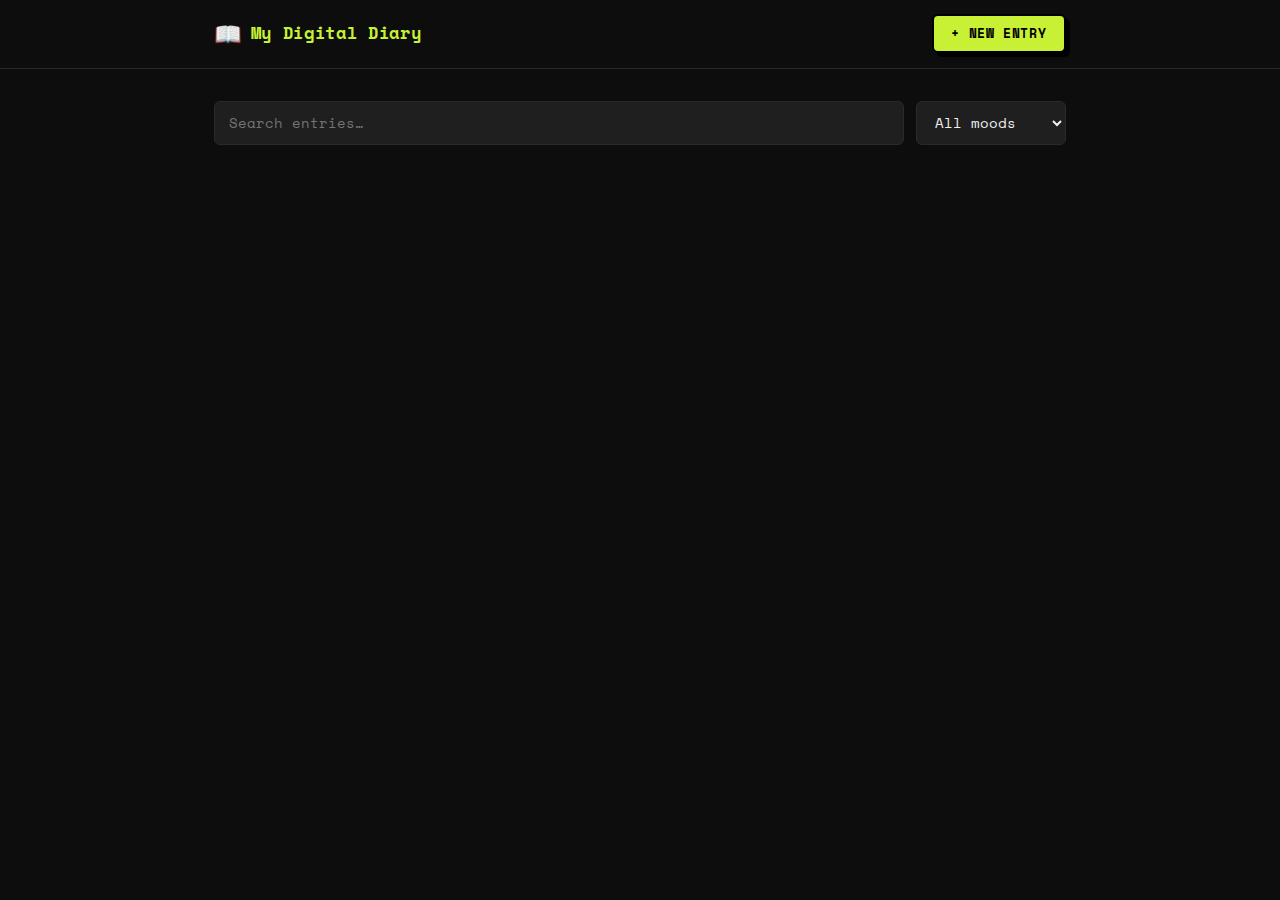
<file: diary/index.html>
<!DOCTYPE html>
<html lang="en">
<head>
  <meta charset="UTF-8">
  <meta name="viewport" content="width=device-width, initial-scale=1.0">
  <title>My Digital Diary</title>
  <link rel="preconnect" href="https://fonts.googleapis.com">
  <link rel="preconnect" href="https://fonts.gstatic.com" crossorigin>
  <link href="https://fonts.googleapis.com/css2?family=Space+Mono:ital,wght@0,400;0,700;1,400&family=DM+Serif+Display:ital@0;1&display=swap" rel="stylesheet">
  <link rel="stylesheet" href="style.css">
</head>
<body>

  <!-- ── HEADER ── -->
  <header class="diary-header">
    <div class="header-inner">
      <a href="#" class="logo" id="btn-home" aria-label="Go to diary home">
        <span class="logo-icon">📖</span>
        <span class="logo-text">My Digital Diary</span>
      </a>
      <button class="btn-new" id="btn-new-entry" aria-label="New diary entry">
        <span>+ New Entry</span>
      </button>
    </div>
  </header>

  <!-- ── MAIN VIEWS ── -->
  <main class="diary-main">

    <!-- ===== VIEW: HOME (entry list) ===== -->
    <section id="view-home" class="view active" aria-label="Diary entries">

      <!-- search / filter bar -->
      <div class="toolbar">
        <input
          type="search"
          id="search-input"
          class="search-input"
          placeholder="Search entries…"
          aria-label="Search diary entries"
        >
        <select id="mood-filter" class="mood-filter" aria-label="Filter by mood">
          <option value="">All moods</option>
          <option value="happy">😊 Happy</option>
          <option value="neutral">😐 Neutral</option>
          <option value="sad">😢 Sad</option>
          <option value="excited">🤩 Excited</option>
          <option value="anxious">😰 Anxious</option>
          <option value="grateful">🙏 Grateful</option>
        </select>
      </div>

      <!-- entry grid -->
      <div id="entry-list" class="entry-list" role="list" aria-live="polite">
        <!-- cards injected by JS -->
      </div>

      <!-- empty state -->
      <div id="empty-state" class="empty-state hidden" role="status">
        <span class="empty-icon">✍️</span>
        <p>No entries yet. Start writing your story.</p>
        <button class="btn-new" id="btn-empty-new">+ New Entry</button>
      </div>

    </section>

    <!-- ===== VIEW: EDITOR (new / edit) ===== -->
    <section id="view-editor" class="view hidden" aria-label="Diary entry editor">
      <div class="editor-shell">

        <div class="editor-top">
          <button class="btn-back" id="btn-back" aria-label="Back to entries">← Back</button>
          <span class="editor-label" id="editor-label">New Entry</span>
        </div>

        <form id="entry-form" novalidate>
          <input type="hidden" id="entry-id">

          <div class="form-row">
            <div class="form-group">
              <label for="entry-date">Date</label>
              <input type="date" id="entry-date" name="entry-date" required>
            </div>
            <div class="form-group">
              <label for="entry-mood">Mood</label>
              <select id="entry-mood" name="entry-mood">
                <option value="happy">😊 Happy</option>
                <option value="neutral" selected>😐 Neutral</option>
                <option value="sad">😢 Sad</option>
                <option value="excited">🤩 Excited</option>
                <option value="anxious">😰 Anxious</option>
                <option value="grateful">🙏 Grateful</option>
              </select>
            </div>
          </div>

          <div class="form-group">
            <label for="entry-title">Title</label>
            <input
              type="text"
              id="entry-title"
              name="entry-title"
              placeholder="Give this entry a title…"
              maxlength="120"
              required
            >
          </div>

          <div class="form-group">
            <label for="entry-tags">Tags <span class="hint">(comma-separated)</span></label>
            <input
              type="text"
              id="entry-tags"
              name="entry-tags"
              placeholder="travel, ideas, work…"
              maxlength="200"
            >
          </div>

          <div class="form-group grow">
            <label for="entry-body">Your thoughts</label>
            <textarea
              id="entry-body"
              name="entry-body"
              placeholder="What's on your mind today?"
              rows="12"
              required
            ></textarea>
            <div class="word-count" id="word-count" aria-live="polite">0 words</div>
          </div>

          <div class="form-actions">
            <button type="button" class="btn-delete hidden" id="btn-delete" aria-label="Delete this entry">Delete</button>
            <button type="submit" class="btn-save" id="btn-save">Save Entry</button>
          </div>
        </form>
      </div>
    </section>

    <!-- ===== VIEW: READER (read-only single entry) ===== -->
    <section id="view-reader" class="view hidden" aria-label="Reading diary entry">
      <div class="reader-shell">
        <div class="reader-top">
          <button class="btn-back" id="btn-back-reader" aria-label="Back to entries">← Back</button>
          <button class="btn-edit-reader" id="btn-edit-reader" aria-label="Edit this entry">Edit</button>
        </div>
        <article id="reader-content" class="reader-content">
          <!-- populated by JS -->
        </article>
      </div>
    </section>

  </main>

  <!-- ── TOAST NOTIFICATION ── -->
  <div class="toast hidden" id="toast" role="alert" aria-live="assertive"></div>

  <!-- ── CONFIRM DIALOG ── -->
  <div class="dialog-overlay hidden" id="dialog-overlay" role="dialog" aria-modal="true" aria-labelledby="dialog-msg">
    <div class="dialog-box">
      <p id="dialog-msg">Are you sure you want to delete this entry?</p>
      <div class="dialog-actions">
        <button class="btn-cancel" id="dialog-cancel">Cancel</button>
        <button class="btn-confirm-delete" id="dialog-confirm">Delete</button>
      </div>
    </div>
  </div>

  <script src="script.js"></script>
</body>
</html>
</file>
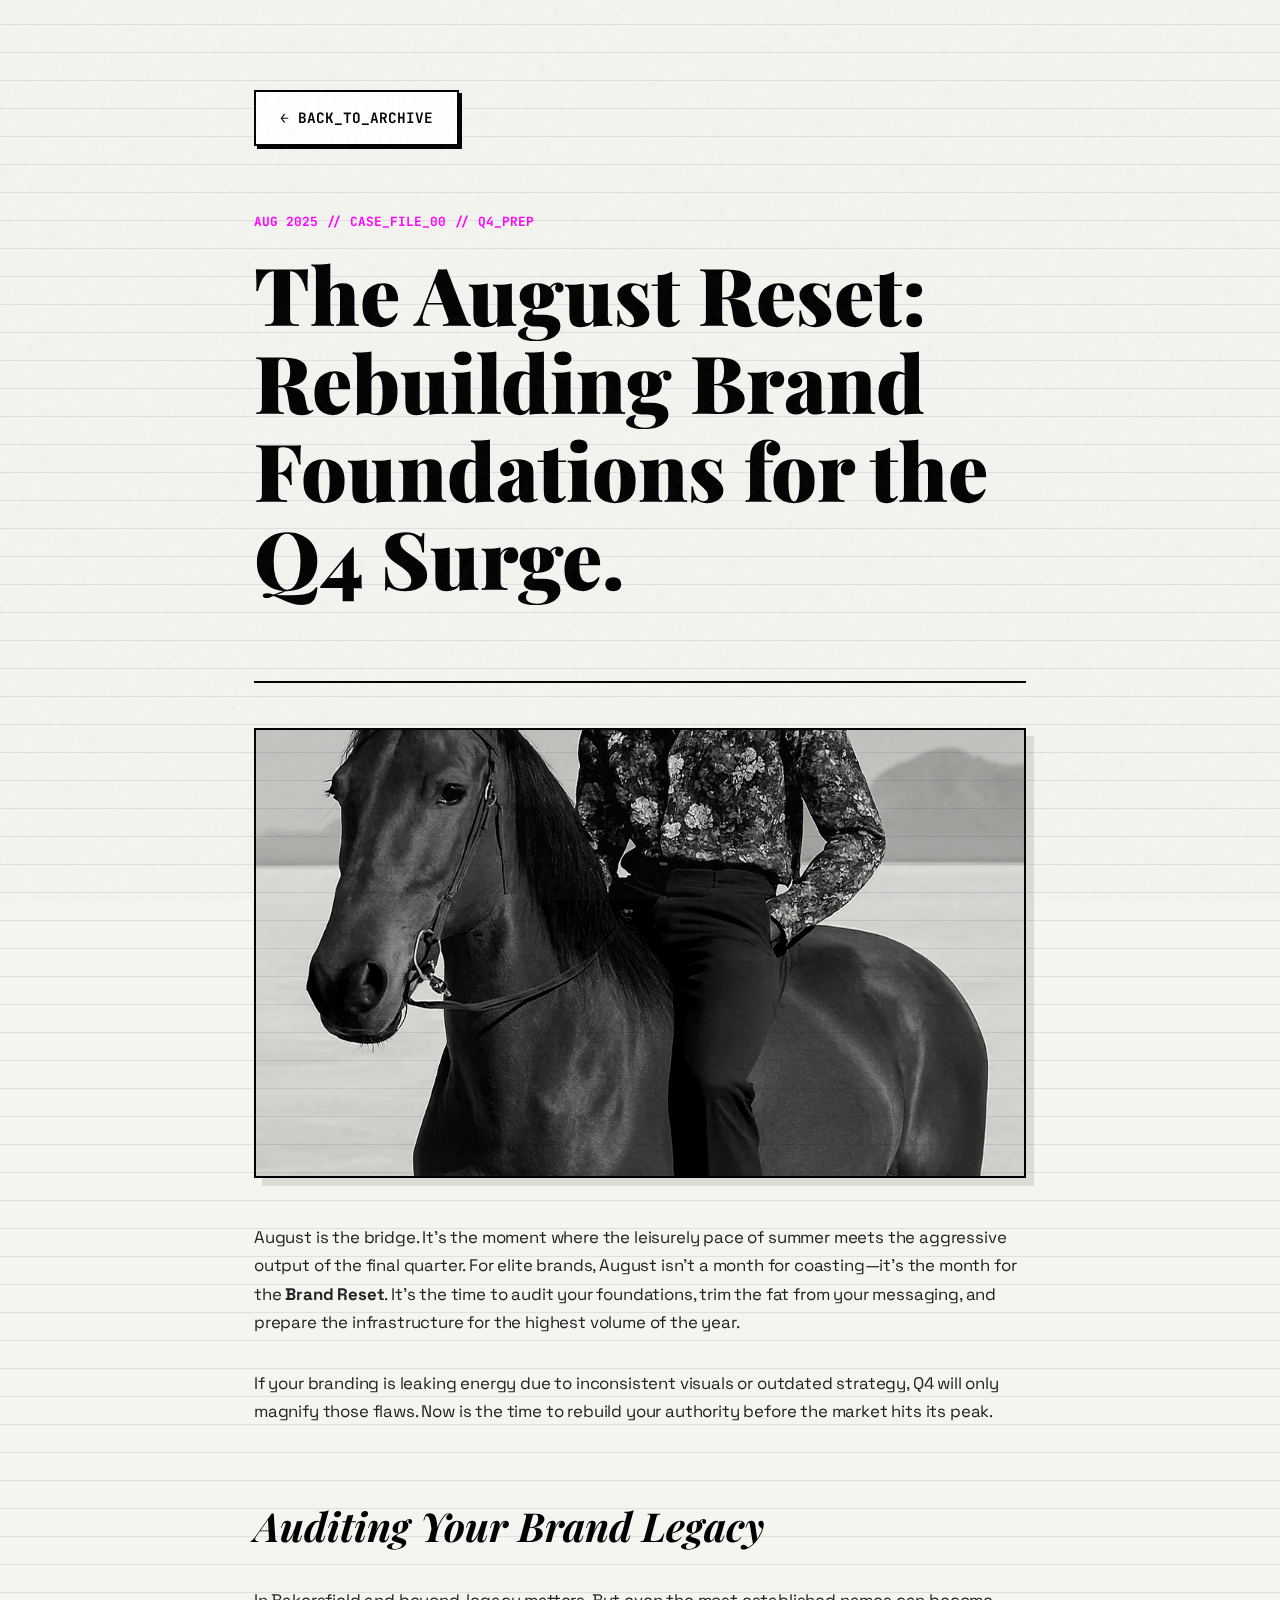
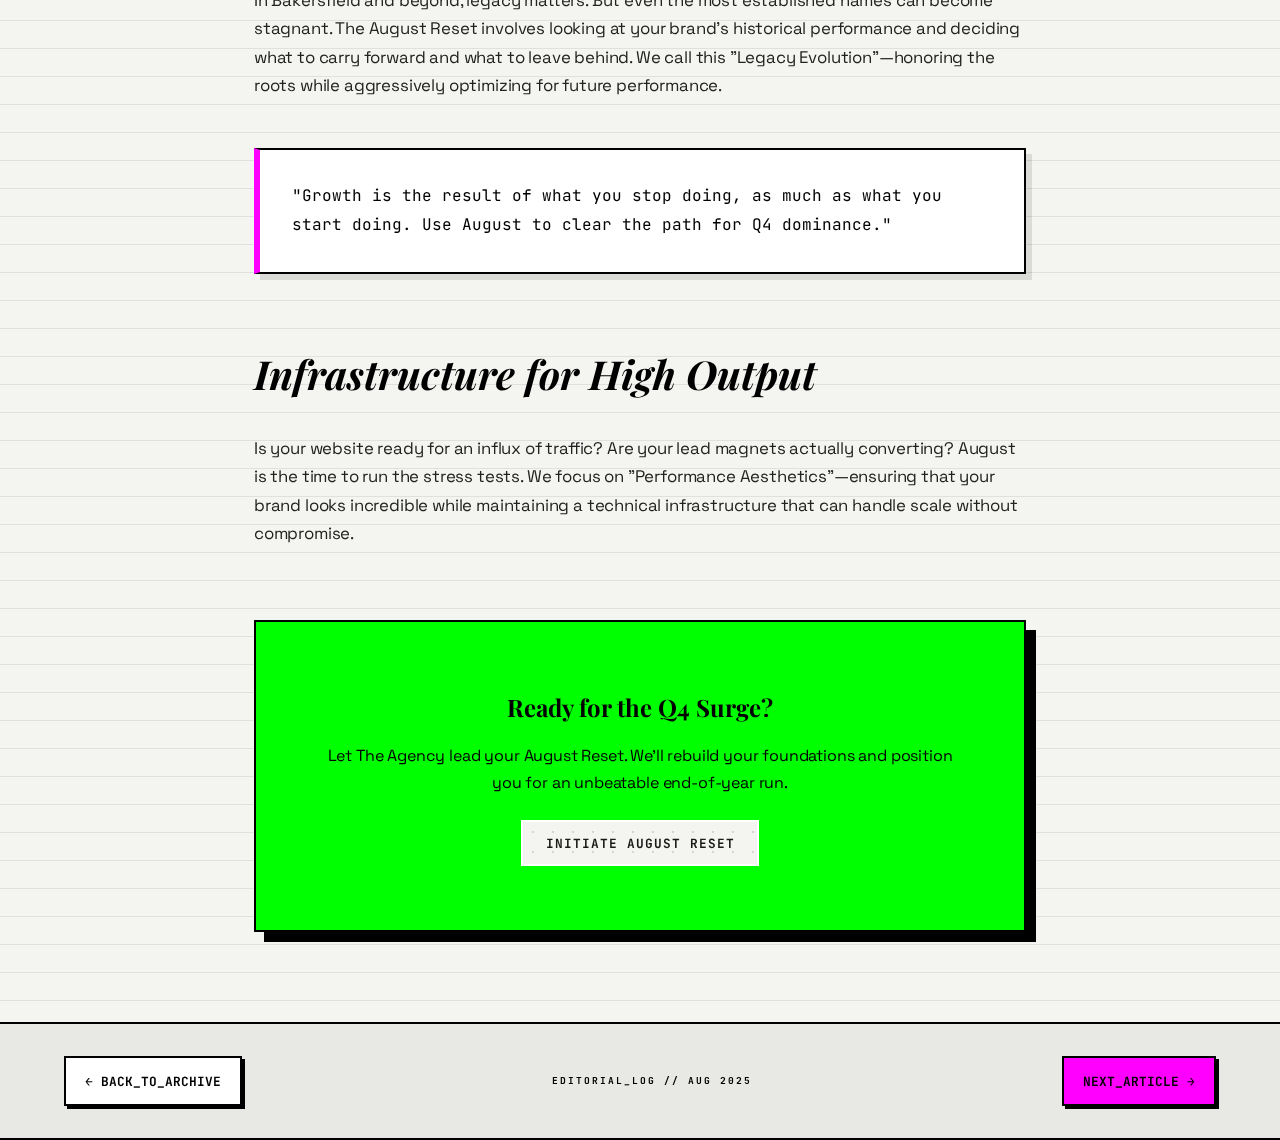
<file: blog/august-strategy.html>
<!DOCTYPE html>
<html lang="en">

<head>
    <meta charset="UTF-8">
    <meta name="viewport" content="width=device-width, initial-scale=1.0">
    <title>The August Reset: Brand Q4 Preparation | The Agency</title>
    <meta name="description"
        content="August is the month of transformation. Learn how to reset your brand foundations to dominate the Q4 market with elite strategy and high-performance design.">
    <link rel="stylesheet" href="../style.css">
    <link rel="preconnect" href="https://fonts.googleapis.com">
    <link rel="preconnect" href="https://fonts.gstatic.com" crossorigin>
    <link
        href="https://fonts.googleapis.com/css2?family=JetBrains+Mono:wght@400;700&family=Playfair+Display:ital,wght@0,400;0,900;1,400;1,900&family=Space+Grotesk:wght@300;700&display=swap"
        rel="stylesheet">
    <style>
        body {
            background: #f4f4f0;
            background-image: repeating-linear-gradient(0deg, transparent, transparent 27px, #e0e0e0 27px, #e0e0e0 28px);
            background-attachment: local;
            color: #1a1a1a;
            font-family: var(--font-sans);
            line-height: 1.8;
        }

        .article-container {
            max-width: 900px;
            margin: 0 auto;
            padding: 10vh 5vw;
        }

        .article-header {
            margin-bottom: 5vh;
            border-bottom: 2px solid #000;
            padding-bottom: 3rem;
        }

        .article-meta {
            font-family: var(--font-mono);
            font-size: 0.8rem;
            color: var(--pop-pink);
            margin-bottom: 1rem;
            display: block;
            font-weight: bold;
        }

        .article-title {
            font-family: var(--font-serif);
            font-size: clamp(2.5rem, 8vw, 5rem);
            line-height: 1.1;
            font-weight: 900;
            margin-bottom: 2rem;
            color: #000;
        }

        .featured-img-wrap {
            width: 100%;
            height: 50vh;
            overflow: hidden;
            margin-bottom: 5vh;
            border: 2px solid #000;
            box-shadow: 8px 8px 0 rgba(0, 0, 0, 0.1);
        }

        .featured-img-wrap img {
            width: 100%;
            height: 100%;
            object-fit: cover;
            filter: grayscale(100%) contrast(1.1);
            mix-blend-mode: multiply;
        }

        .article-content {
            font-size: 1.2rem;
            color: #222;
        }

        .article-content h2 {
            color: #000;
            font-family: var(--font-serif);
            font-style: italic;
            font-size: 2.5rem;
            margin-top: 4rem;
            margin-bottom: 1.5rem;
        }

        .article-content p {
            margin-bottom: 2rem;
        }

        .highlight-box {
            background: #fff;
            border: 2px solid #000;
            border-left: 6px solid var(--pop-pink);
            padding: 2rem;
            margin: 3rem 0;
            font-family: var(--font-mono);
            font-size: 1rem;
            color: #000;
            box-shadow: 6px 6px 0 rgba(0, 0, 0, 0.1);
        }

        .back-link {
            display: inline-block;
            margin-bottom: 4rem;
            text-decoration: none;
            color: #000;
            font-family: var(--font-mono);
            font-size: 0.9rem;
            border: 2px solid #000;
            padding: 0.8rem 1.5rem;
            transition: all 0.3s;
            font-weight: bold;
            background: #fff;
            box-shadow: 3px 3px 0 rgba(0, 0, 0, 1);
        }

        .back-link:hover {
            transform: translate(-2px, -2px);
            box-shadow: 5px 5px 0 rgba(0, 0, 0, 1);
        }

        .cta-section {
            margin-top: 8vh;
            padding: 4rem;
            background: var(--pop-lime);
            color: #000;
            text-align: center;
            border: 2px solid #000;
            box-shadow: 10px 10px 0 #000;
        }
    </style>
</head>

<body>
    <div class="article-container">
        <a href="../index.html#blog" class="back-link"
            onclick="if(window.history.length > 1) { window.history.back(); return false; }">&larr; BACK_TO_ARCHIVE</a>

        <header class="article-header">
            <span class="article-meta">AUG 2025 // CASE_FILE_00 // Q4_PREP</span>
            <h1 class="article-title">The August Reset: Rebuilding Brand Foundations for the Q4 Surge.</h1>
        </header>

        <div class="featured-img-wrap">
            <img src="../images/cowboy copy.webp" alt="August Branding Strategy Q4">
        </div>

        <main class="article-content">
            <p>August is the bridge. It's the moment where the leisurely pace of summer meets the aggressive output of
                the final quarter. For elite brands, August isn't a month for coasting—it's the month for the <b>Brand
                    Reset</b>. It's the time to audit your foundations, trim the fat from your messaging, and prepare
                the infrastructure for the highest volume of the year.</p>

            <p>If your branding is leaking energy due to inconsistent visuals or outdated strategy, Q4 will only
                magnify those flaws. Now is the time to rebuild your authority before the market hits its peak.</p>

            <h2>Auditing Your Brand Legacy</h2>
            <p>In Bakersfield and beyond, legacy matters. But even the most established names can become stagnant.
                The August Reset involves looking at your brand's historical performance and deciding what to carry
                forward and what to leave behind. We call this "Legacy Evolution"—honoring the roots while aggressively
                optimizing for future performance.</p>

            <div class="highlight-box">
                "Growth is the result of what you stop doing, as much as what you start doing. Use August to clear the
                path for Q4 dominance."
            </div>

            <h2>Infrastructure for High Output</h2>
            <p>Is your website ready for an influx of traffic? Are your lead magnets actually converting? August is the
                time to run the stress tests. We focus on "Performance Aesthetics"—ensuring that your brand looks
                incredible while maintaining a technical infrastructure that can handle scale without compromise.</p>

            <div class="cta-section">
                <h3 style="font-family: var(--font-serif); font-size: 1.5rem; margin-bottom: 0.8rem;">Ready for the Q4
                    Surge?</h3>
                <p style="margin-bottom: 1.5rem; font-size: 1rem;">Let The Agency lead your August Reset. We'll rebuild
                    your foundations and position you for an unbeatable end-of-year run.</p>
                <a href="../index.html#contact-brief"
                    style="background: #f4f4f0; background-image: radial-gradient(#d5d5d5 1px, transparent 0); background-size: 20px 20px; color: #1a1a1a; padding: 0.6rem 1.4rem; text-decoration: none; display: inline-block; font-family: var(--font-mono); font-weight: bold; font-size: 0.8rem; border: 2px solid #fff; letter-spacing: 1px;">INITIATE
                    AUGUST RESET</a>
            </div>
        </main>
    </div>

    <!-- BOTTOM ARTICLE NAV -->
    <nav
        style="background: #e8e8e4; border-top: 2px solid #000; border-bottom: 2px solid #000; padding: 2rem 5vw; display: flex; justify-content: space-between; align-items: center; font-family: var(--font-mono); font-size: 0.8rem; font-weight: bold;">
        <a href="../index.html#blog"
            style="color: #000; background: #fff; text-decoration: none; border: 2px solid #000; box-shadow: 3px 3px 0 #000; padding: 0.7rem 1.2rem; transition: all 0.2s; display: flex; align-items: center; gap: 0.5rem;">
            &larr; BACK_TO_ARCHIVE
        </a>
        <span style="color: #000; font-size: 0.6rem; letter-spacing: 2px;">EDITORIAL_LOG // AUG 2025</span>
        <a href="summer-branding.html"
            style="color: #000; background: var(--pop-pink); text-decoration: none; border: 2px solid #000; box-shadow: 3px 3px 0 #000; padding: 0.7rem 1.2rem; transition: all 0.2s; display: flex; align-items: center; gap: 0.5rem;">
            NEXT_ARTICLE &rarr;
        </a>
    </nav>

    <script>
        window.addEventListener('scroll', () => {
            const img = document.querySelector('.featured-img-wrap img');
            const scrollValue = window.scrollY;
            img.style.transform = `translateY(${scrollValue * 0.2}px)`;
        });
    </script>
</body>

</html>
</file>
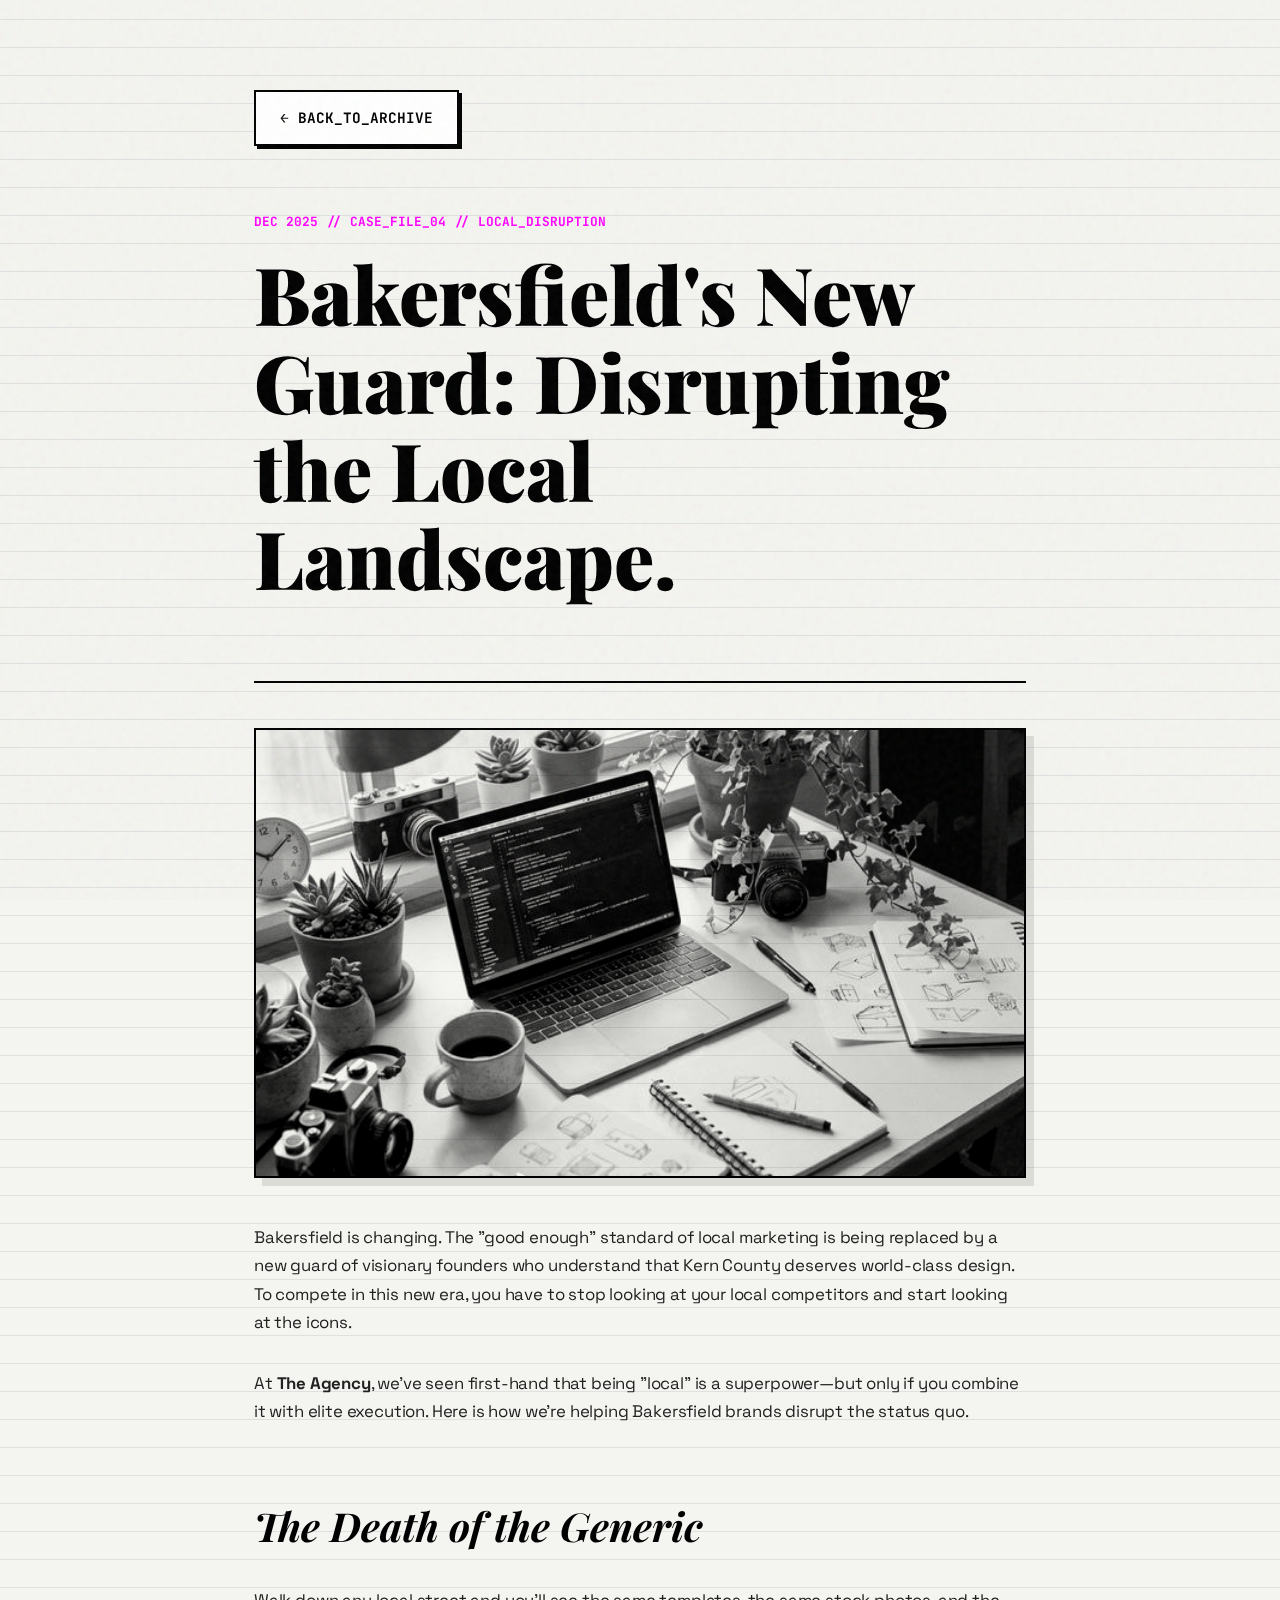
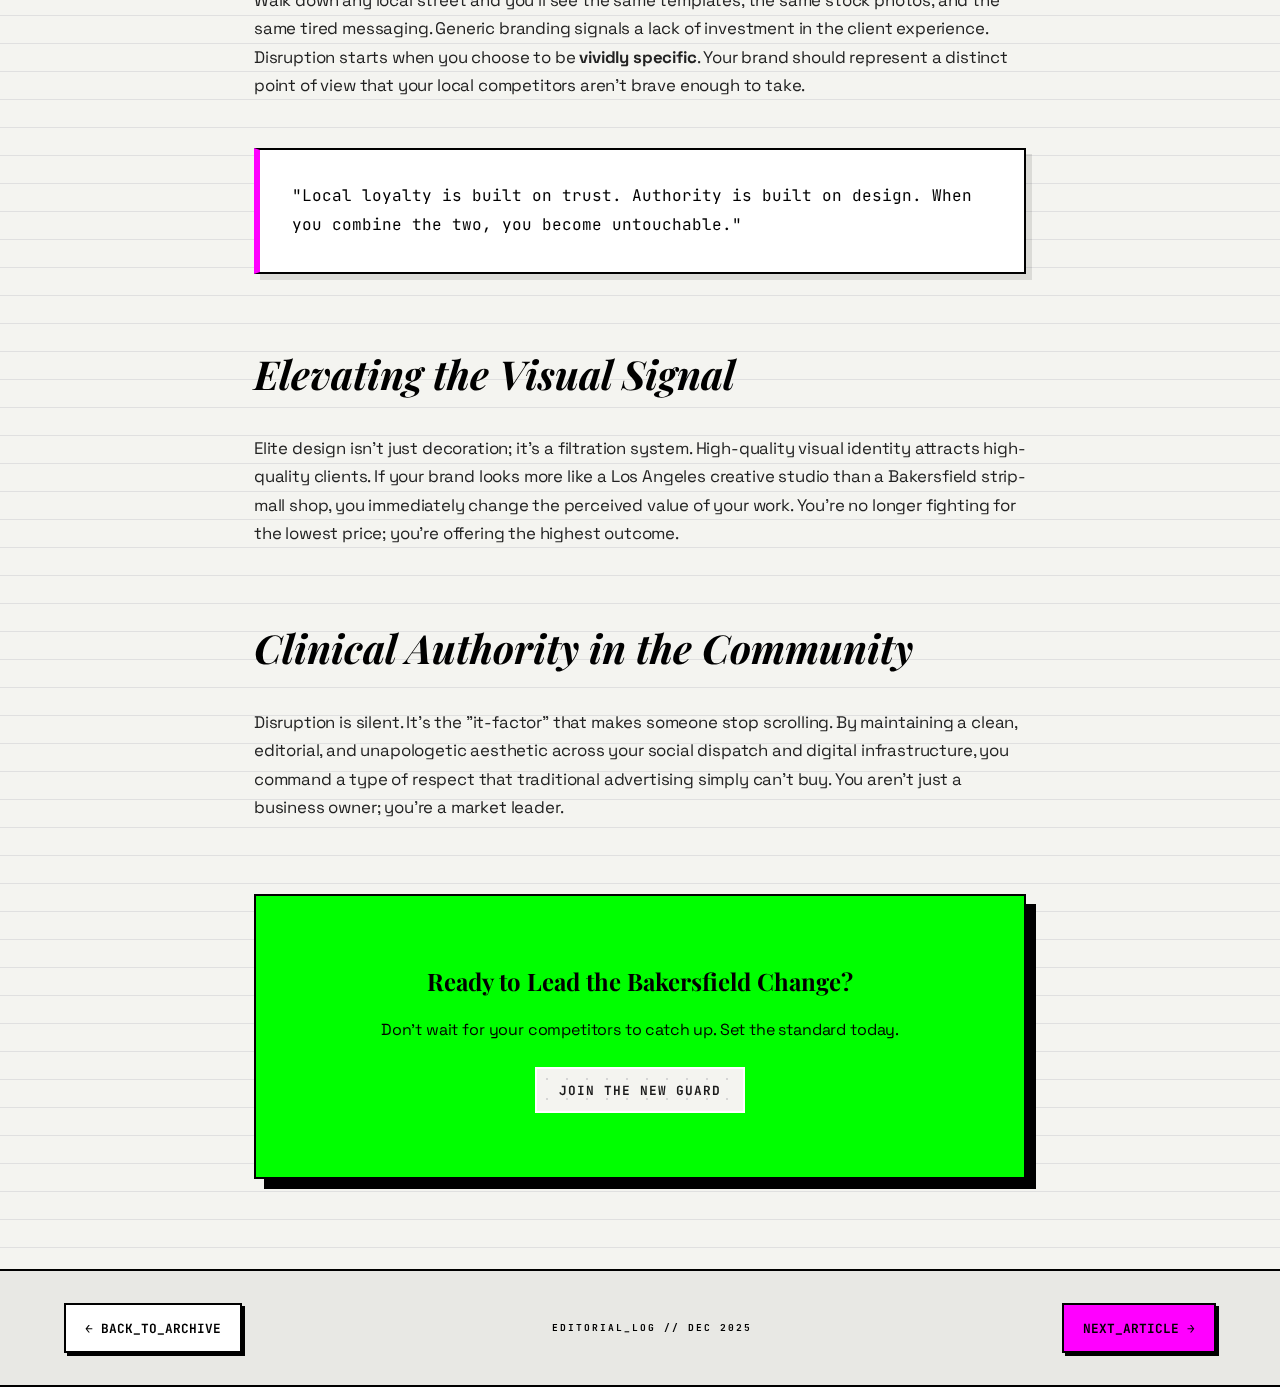
<file: blog/bakersfield-disruption.html>
<!DOCTYPE html>
<html lang="en">

<head>
    <meta charset="UTF-8">
    <meta name="viewport" content="width=device-width, initial-scale=1.0">
    <title>Website Design Bakersfield: Disrupting the Local Landscape | The Agency</title>
    <meta name="description"
        content="Bakersfield and Kern County are undergoing a creative shift. Learn how to disrupt the local market and outshine competitors with elite website design.">
    <link rel="stylesheet" href="../style.css">
    <link rel="preconnect" href="https://fonts.googleapis.com">
    <link rel="preconnect" href="https://fonts.gstatic.com" crossorigin>
    <link
        href="https://fonts.googleapis.com/css2?family=JetBrains+Mono:wght@400;700&family=Playfair+Display:ital,wght@0,400;0,900;1,400;1,900&family=Space+Grotesk:wght@300;700&display=swap"
        rel="stylesheet">
    <style>
        body {
            background: #f4f4f0;
            background-image: repeating-linear-gradient(0deg, transparent, transparent 27px, #e0e0e0 27px, #e0e0e0 28px);
            background-attachment: local;
            color: #1a1a1a;
            font-family: var(--font-sans);
            line-height: 1.8;
        }

        .article-container {
            max-width: 900px;
            margin: 0 auto;
            padding: 10vh 5vw;
        }

        .article-header {
            margin-bottom: 5vh;
            border-bottom: 2px solid #000;
            padding-bottom: 3rem;
        }

        .article-meta {
            font-family: var(--font-mono);
            font-size: 0.8rem;
            color: var(--pop-pink);
            margin-bottom: 1rem;
            display: block;
            font-weight: bold;
        }

        .article-title {
            font-family: var(--font-serif);
            font-size: clamp(2.5rem, 8vw, 5rem);
            line-height: 1.1;
            font-weight: 900;
            margin-bottom: 2rem;
            color: #000;
        }

        .featured-img-wrap {
            width: 100%;
            height: 50vh;
            overflow: hidden;
            margin-bottom: 5vh;
            border: 2px solid #000;
            box-shadow: 8px 8px 0 rgba(0, 0, 0, 0.1);
        }

        .featured-img-wrap img {
            width: 100%;
            height: 100%;
            object-fit: cover;
            filter: grayscale(100%) contrast(1.1);
            mix-blend-mode: multiply;
        }

        .article-content {
            font-size: 1.2rem;
            color: #222;
        }

        .article-content h2 {
            color: #000;
            font-family: var(--font-serif);
            font-style: italic;
            font-size: 2.5rem;
            margin-top: 4rem;
            margin-bottom: 1.5rem;
        }

        .article-content p {
            margin-bottom: 2rem;
        }

        .highlight-box {
            background: #fff;
            border: 2px solid #000;
            border-left: 6px solid var(--pop-pink);
            padding: 2rem;
            margin: 3rem 0;
            font-family: var(--font-mono);
            font-size: 1rem;
            color: #000;
            box-shadow: 6px 6px 0 rgba(0, 0, 0, 0.1);
        }

        .back-link {
            display: inline-block;
            margin-bottom: 4rem;
            text-decoration: none;
            color: #000;
            font-family: var(--font-mono);
            font-size: 0.9rem;
            border: 2px solid #000;
            padding: 0.8rem 1.5rem;
            transition: all 0.3s;
            font-weight: bold;
            background: #fff;
            box-shadow: 3px 3px 0 rgba(0, 0, 0, 1);
        }

        .back-link:hover {
            transform: translate(-2px, -2px);
            box-shadow: 5px 5px 0 rgba(0, 0, 0, 1);
        }

        .cta-section {
            margin-top: 8vh;
            padding: 4rem;
            background: var(--pop-lime);
            color: #000;
            text-align: center;
            border: 2px solid #000;
            box-shadow: 10px 10px 0 #000;
        }
    </style>
</head>

<body>
    <div class="article-container">
        <a href="../index.html#blog" class="back-link"
            onclick="if(window.history.length > 1) { window.history.back(); return false; }">&larr; BACK_TO_ARCHIVE</a>

        <header class="article-header">
            <span class="article-meta">DEC 2025 // CASE_FILE_04 // LOCAL_DISRUPTION</span>
            <h1 class="article-title">Bakersfield's New Guard: Disrupting the Local Landscape.</h1>
        </header>

        <div class="featured-img-wrap">
            <img src="../images/agency_office_vibe_1771445625493.png" alt="Clean editorial office vibe">
        </div>

        <main class="article-content">
            <p>Bakersfield is changing. The "good enough" standard of local marketing is being replaced by a new guard
                of visionary founders who understand that Kern County deserves world-class design. To compete in this
                new era, you have to stop looking at your local competitors and start looking at the icons.</p>

            <p>At <b>The Agency</b>, we've seen first-hand that being "local" is a superpower—but only if you combine it
                with elite execution. Here is how we're helping Bakersfield brands disrupt the status quo.</p>

            <h2>The Death of the Generic</h2>
            <p>Walk down any local street and you'll see the same templates, the same stock photos, and the same tired
                messaging. Generic branding signals a lack of investment in the client experience. Disruption starts
                when you choose to be <b>vividly specific</b>. Your brand should represent a distinct point of view that
                your local competitors aren't brave enough to take.</p>

            <div class="highlight-box">
                "Local loyalty is built on trust. Authority is built on design. When you combine the two, you become
                untouchable."
            </div>

            <h2>Elevating the Visual Signal</h2>
            <p>Elite design isn't just decoration; it's a filtration system. High-quality visual identity attracts
                high-quality clients. If your brand looks more like a Los Angeles creative studio than a Bakersfield
                strip-mall shop, you immediately change the perceived value of your work. You're no longer fighting for
                the lowest price; you're offering the highest outcome.</p>

            <h2>Clinical Authority in the Community</h2>
            <p>Disruption is silent. It's the "it-factor" that makes someone stop scrolling. By maintaining a clean,
                editorial, and unapologetic aesthetic across your social dispatch and digital infrastructure, you
                command a type of respect that traditional advertising simply can't buy. You aren't just a business
                owner; you're a market leader.</p>

            <div class="cta-section">
                <h3 style="font-family: var(--font-serif); font-size: 1.5rem; margin-bottom: 0.8rem;">Ready to Lead the
                    Bakersfield Change?</h3>
                <p style="margin-bottom: 1.5rem; font-size: 1rem;">Don't wait for your competitors to catch up. Set the
                    standard today.</p>
                <a href="../index.html#contact-brief"
                    style="background: #f4f4f0; background-image: radial-gradient(#d5d5d5 1px, transparent 0); background-size: 20px 20px; color: #1a1a1a; padding: 0.6rem 1.4rem; text-decoration: none; display: inline-block; font-family: var(--font-mono); font-weight: bold; font-size: 0.8rem; border: 2px solid #fff; letter-spacing: 1px;">JOIN
                    THE NEW GUARD</a>
            </div>
        </main>
    </div>

    <!-- BOTTOM ARTICLE NAV -->
    <nav
        style="background: #e8e8e4; border-top: 2px solid #000; border-bottom: 2px solid #000; padding: 2rem 5vw; display: flex; justify-content: space-between; align-items: center; font-family: var(--font-mono); font-size: 0.8rem; font-weight: bold;">
        <a href="../index.html#blog"
            style="color: #000; background: #fff; text-decoration: none; border: 2px solid #000; box-shadow: 3px 3px 0 #000; padding: 0.7rem 1.2rem; transition: all 0.2s; display: flex; align-items: center; gap: 0.5rem;">
            &larr; BACK_TO_ARCHIVE
        </a>
        <span style="color: #000; font-size: 0.6rem; letter-spacing: 2px;">EDITORIAL_LOG // DEC 2025</span>
        <a href="luxury-minimalism.html"
            style="color: #000; background: var(--pop-pink); text-decoration: none; border: 2px solid #000; box-shadow: 3px 3px 0 #000; padding: 0.7rem 1.2rem; transition: all 0.2s; display: flex; align-items: center; gap: 0.5rem;">
            NEXT_ARTICLE &rarr;
        </a>
    </nav>

    <script>
        window.addEventListener('scroll', () => {
            const img = document.querySelector('.featured-img-wrap img');
            const scrollValue = window.scrollY;
            img.style.transform = `translateY(${scrollValue * 0.2}px)`;
        });
    </script>
</body>

</html>
</file>
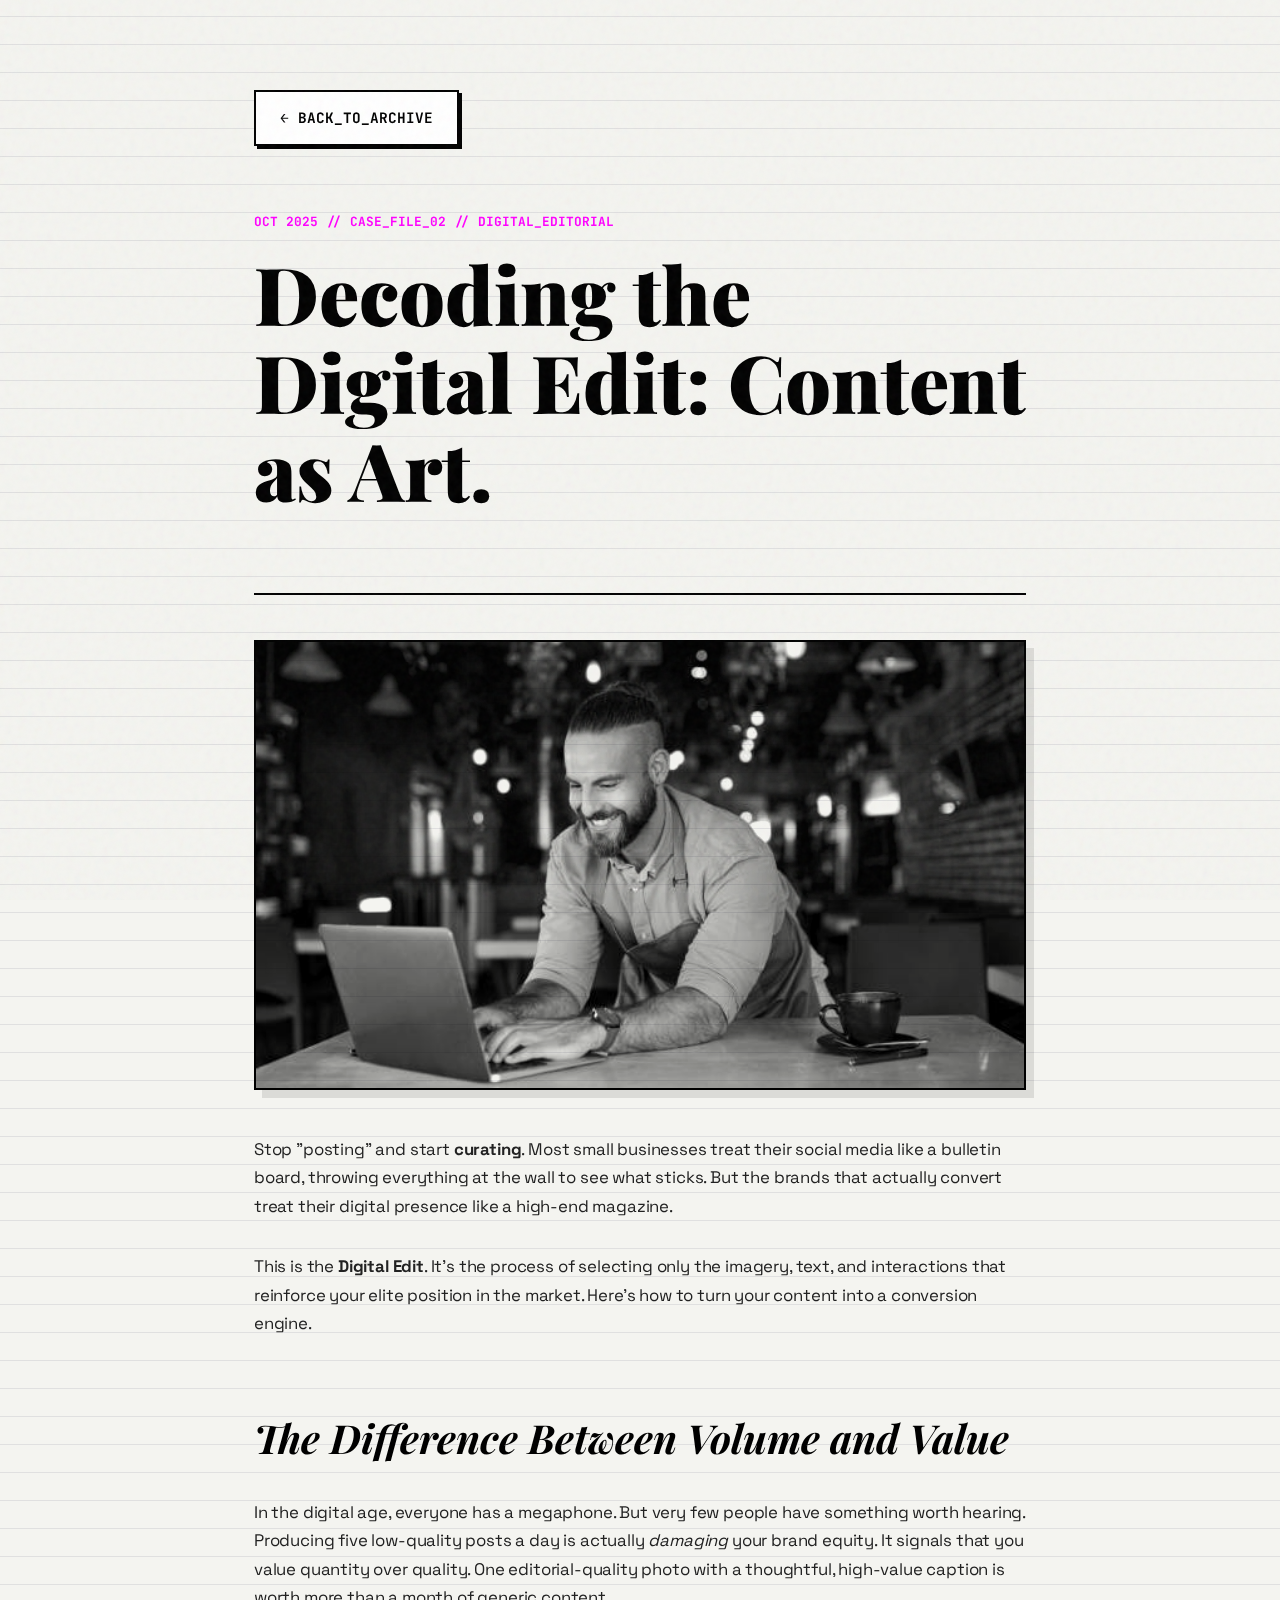
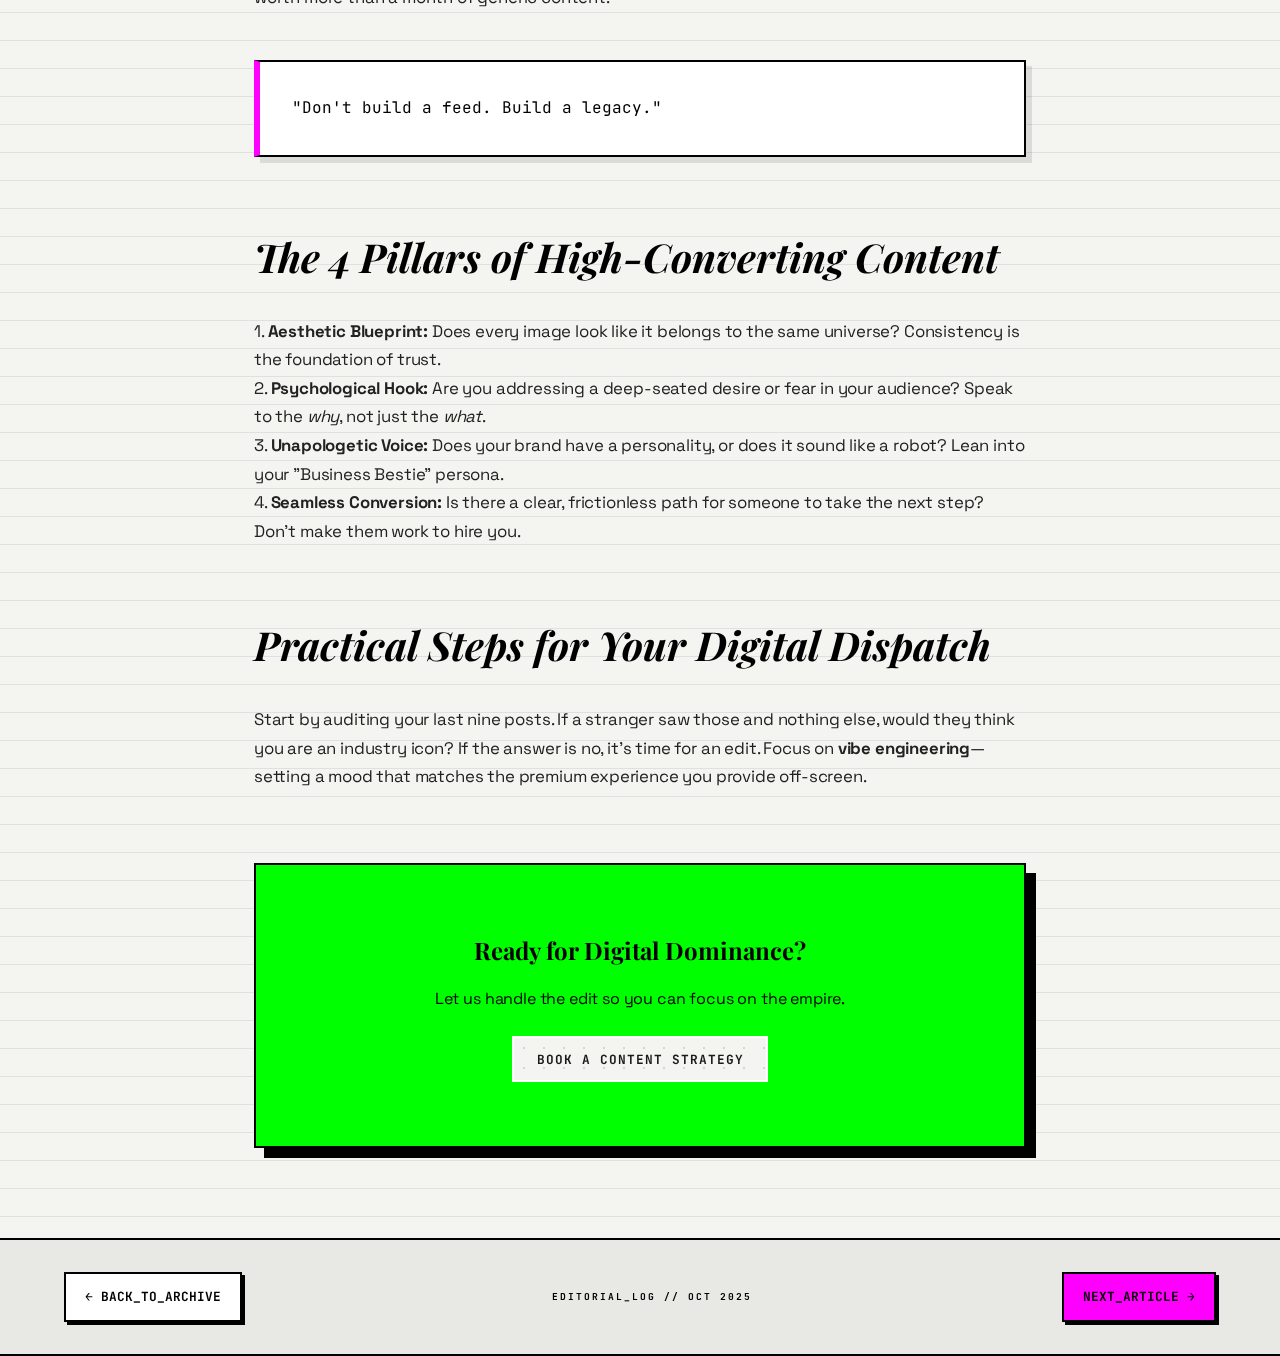
<file: blog/digital-edit.html>
<!DOCTYPE html>
<html lang="en">

<head>
    <meta charset="UTF-8">
    <meta name="viewport" content="width=device-width, initial-scale=1.0">
    <title>Social Media Curation Strategy: The Digital Edit | The Agency</title>
    <meta name="description"
        content="Stop just posting; start curating. Learn high-converting social media curation strategies that turn your small business into an undeniable market leader.">
    <link rel="stylesheet" href="../style.css">
    <link rel="preconnect" href="https://fonts.googleapis.com">
    <link rel="preconnect" href="https://fonts.gstatic.com" crossorigin>
    <link
        href="https://fonts.googleapis.com/css2?family=JetBrains+Mono:wght@400;700&family=Playfair+Display:ital,wght@0,400;0,900;1,400;1,900&family=Space+Grotesk:wght@300;700&display=swap"
        rel="stylesheet">
    <style>
        body {
            background: #f4f4f0;
            background-image: repeating-linear-gradient(0deg, transparent, transparent 27px, #e0e0e0 27px, #e0e0e0 28px);
            background-attachment: local;
            color: #1a1a1a;
            font-family: var(--font-sans);
            line-height: 1.8;
        }

        .article-container {
            max-width: 900px;
            margin: 0 auto;
            padding: 10vh 5vw;
        }

        .article-header {
            margin-bottom: 5vh;
            border-bottom: 2px solid #000;
            padding-bottom: 3rem;
        }

        .article-meta {
            font-family: var(--font-mono);
            font-size: 0.8rem;
            color: var(--pop-pink);
            margin-bottom: 1rem;
            display: block;
            font-weight: bold;
        }

        .article-title {
            font-family: var(--font-serif);
            font-size: clamp(2.5rem, 8vw, 5rem);
            line-height: 1.1;
            font-weight: 900;
            margin-bottom: 2rem;
            color: #000;
        }

        .featured-img-wrap {
            width: 100%;
            height: 50vh;
            overflow: hidden;
            margin-bottom: 5vh;
            border: 2px solid #000;
            box-shadow: 8px 8px 0 rgba(0, 0, 0, 0.1);
        }

        .featured-img-wrap img {
            width: 100%;
            height: 100%;
            object-fit: cover;
            filter: grayscale(100%) contrast(1.1);
            mix-blend-mode: multiply;
        }

        .article-content {
            font-size: 1.2rem;
            color: #222;
        }

        .article-content h2 {
            color: #000;
            font-family: var(--font-serif);
            font-style: italic;
            font-size: 2.5rem;
            margin-top: 4rem;
            margin-bottom: 1.5rem;
        }

        .article-content p {
            margin-bottom: 2rem;
        }

        .highlight-box {
            background: #fff;
            border: 2px solid #000;
            border-left: 6px solid var(--pop-pink);
            padding: 2rem;
            margin: 3rem 0;
            font-family: var(--font-mono);
            font-size: 1rem;
            color: #000;
            box-shadow: 6px 6px 0 rgba(0, 0, 0, 0.1);
        }

        .back-link {
            display: inline-block;
            margin-bottom: 4rem;
            text-decoration: none;
            color: #000;
            font-family: var(--font-mono);
            font-size: 0.9rem;
            border: 2px solid #000;
            padding: 0.8rem 1.5rem;
            transition: all 0.3s;
            font-weight: bold;
            background: #fff;
            box-shadow: 3px 3px 0 rgba(0, 0, 0, 1);
        }

        .back-link:hover {
            transform: translate(-2px, -2px);
            box-shadow: 5px 5px 0 rgba(0, 0, 0, 1);
        }

        .cta-section {
            margin-top: 8vh;
            padding: 4rem;
            background: var(--pop-lime);
            color: #000;
            text-align: center;
            border: 2px solid #000;
            box-shadow: 10px 10px 0 #000;
        }
    </style>
</head>

<body>
    <div class="article-container">
        <a href="../index.html#blog" class="back-link"
            onclick="if(window.history.length > 1) { window.history.back(); return false; }">&larr; BACK_TO_ARCHIVE</a>

        <header class="article-header">
            <span class="article-meta">OCT 2025 // CASE_FILE_02 // DIGITAL_EDITORIAL</span>
            <h1 class="article-title">Decoding the Digital Edit: Content as Art.</h1>
        </header>

        <div class="featured-img-wrap">
            <img src="../images/cofee-dude copy.jpg" alt="Laptop and coffee aesthetic">
        </div>

        <main class="article-content">
            <p>Stop "posting" and start <b>curating</b>. Most small businesses treat their social media like a bulletin
                board, throwing everything at the wall to see what sticks. But the brands that actually convert treat
                their digital presence like a high-end magazine.</p>

            <p>This is the <b>Digital Edit</b>. It's the process of selecting only the imagery, text, and interactions
                that reinforce your elite position in the market. Here's how to turn your content into a conversion
                engine.</p>

            <h2>The Difference Between Volume and Value</h2>
            <p>In the digital age, everyone has a megaphone. But very few people have something worth hearing. Producing
                five low-quality posts a day is actually <i>damaging</i> your brand equity. It signals that you value
                quantity over quality. One editorial-quality photo with a thoughtful, high-value caption is worth more
                than a month of generic content.</p>

            <div class="highlight-box">
                "Don't build a feed. Build a legacy."
            </div>

            <h2>The 4 Pillars of High-Converting Content</h2>
            <p>1. <b>Aesthetic Blueprint:</b> Does every image look like it belongs to the same universe? Consistency is
                the foundation of trust.<br>
                2. <b>Psychological Hook:</b> Are you addressing a deep-seated desire or fear in your audience? Speak to
                the <i>why</i>, not just the <i>what</i>.<br>
                3. <b>Unapologetic Voice:</b> Does your brand have a personality, or does it sound like a robot? Lean
                into your "Business Bestie" persona.<br>
                4. <b>Seamless Conversion:</b> Is there a clear, frictionless path for someone to take the next step?
                Don't make them work to hire you.</p>

            <h2>Practical Steps for Your Digital Dispatch</h2>
            <p>Start by auditing your last nine posts. If a stranger saw those and nothing else, would they think you
                are an industry icon? If the answer is no, it's time for an edit. Focus on <b>vibe
                    engineering</b>—setting a mood that matches the premium experience you provide off-screen.</p>

            <div class="cta-section">
                <h3 style="font-family: var(--font-serif); font-size: 1.5rem; margin-bottom: 0.8rem;">Ready for Digital
                    Dominance?</h3>
                <p style="margin-bottom: 1.5rem; font-size: 1rem;">Let us handle the edit so you can focus on the
                    empire.</p>
                <a href="../index.html#contact-brief"
                    style="background: #f4f4f0; background-image: radial-gradient(#d5d5d5 1px, transparent 0); background-size: 20px 20px; color: #1a1a1a; padding: 0.6rem 1.4rem; text-decoration: none; display: inline-block; font-family: var(--font-mono); font-weight: bold; font-size: 0.8rem; border: 2px solid #fff; letter-spacing: 1px;">BOOK
                    A CONTENT STRATEGY</a>
            </div>
        </main>
    </div>

    <!-- BOTTOM ARTICLE NAV -->
    <nav
        style="background: #e8e8e4; border-top: 2px solid #000; border-bottom: 2px solid #000; padding: 2rem 5vw; display: flex; justify-content: space-between; align-items: center; font-family: var(--font-mono); font-size: 0.8rem; font-weight: bold;">
        <a href="../index.html#blog"
            style="color: #000; background: #fff; text-decoration: none; border: 2px solid #000; box-shadow: 3px 3px 0 #000; padding: 0.7rem 1.2rem; transition: all 0.2s; display: flex; align-items: center; gap: 0.5rem;">
            &larr; BACK_TO_ARCHIVE
        </a>
        <span style="color: #000; font-size: 0.6rem; letter-spacing: 2px;">EDITORIAL_LOG // OCT 2025</span>
        <a href="status-service.html"
            style="color: #000; background: var(--pop-pink); text-decoration: none; border: 2px solid #000; box-shadow: 3px 3px 0 #000; padding: 0.7rem 1.2rem; transition: all 0.2s; display: flex; align-items: center; gap: 0.5rem;">
            NEXT_ARTICLE &rarr;
        </a>
    </nav>

    <script>
        window.addEventListener('scroll', () => {
            const img = document.querySelector('.featured-img-wrap img');
            const scrollValue = window.scrollY;
            img.style.transform = `translateY(${scrollValue * 0.2}px)`;
        });
    </script>
</body>

</html>
</file>
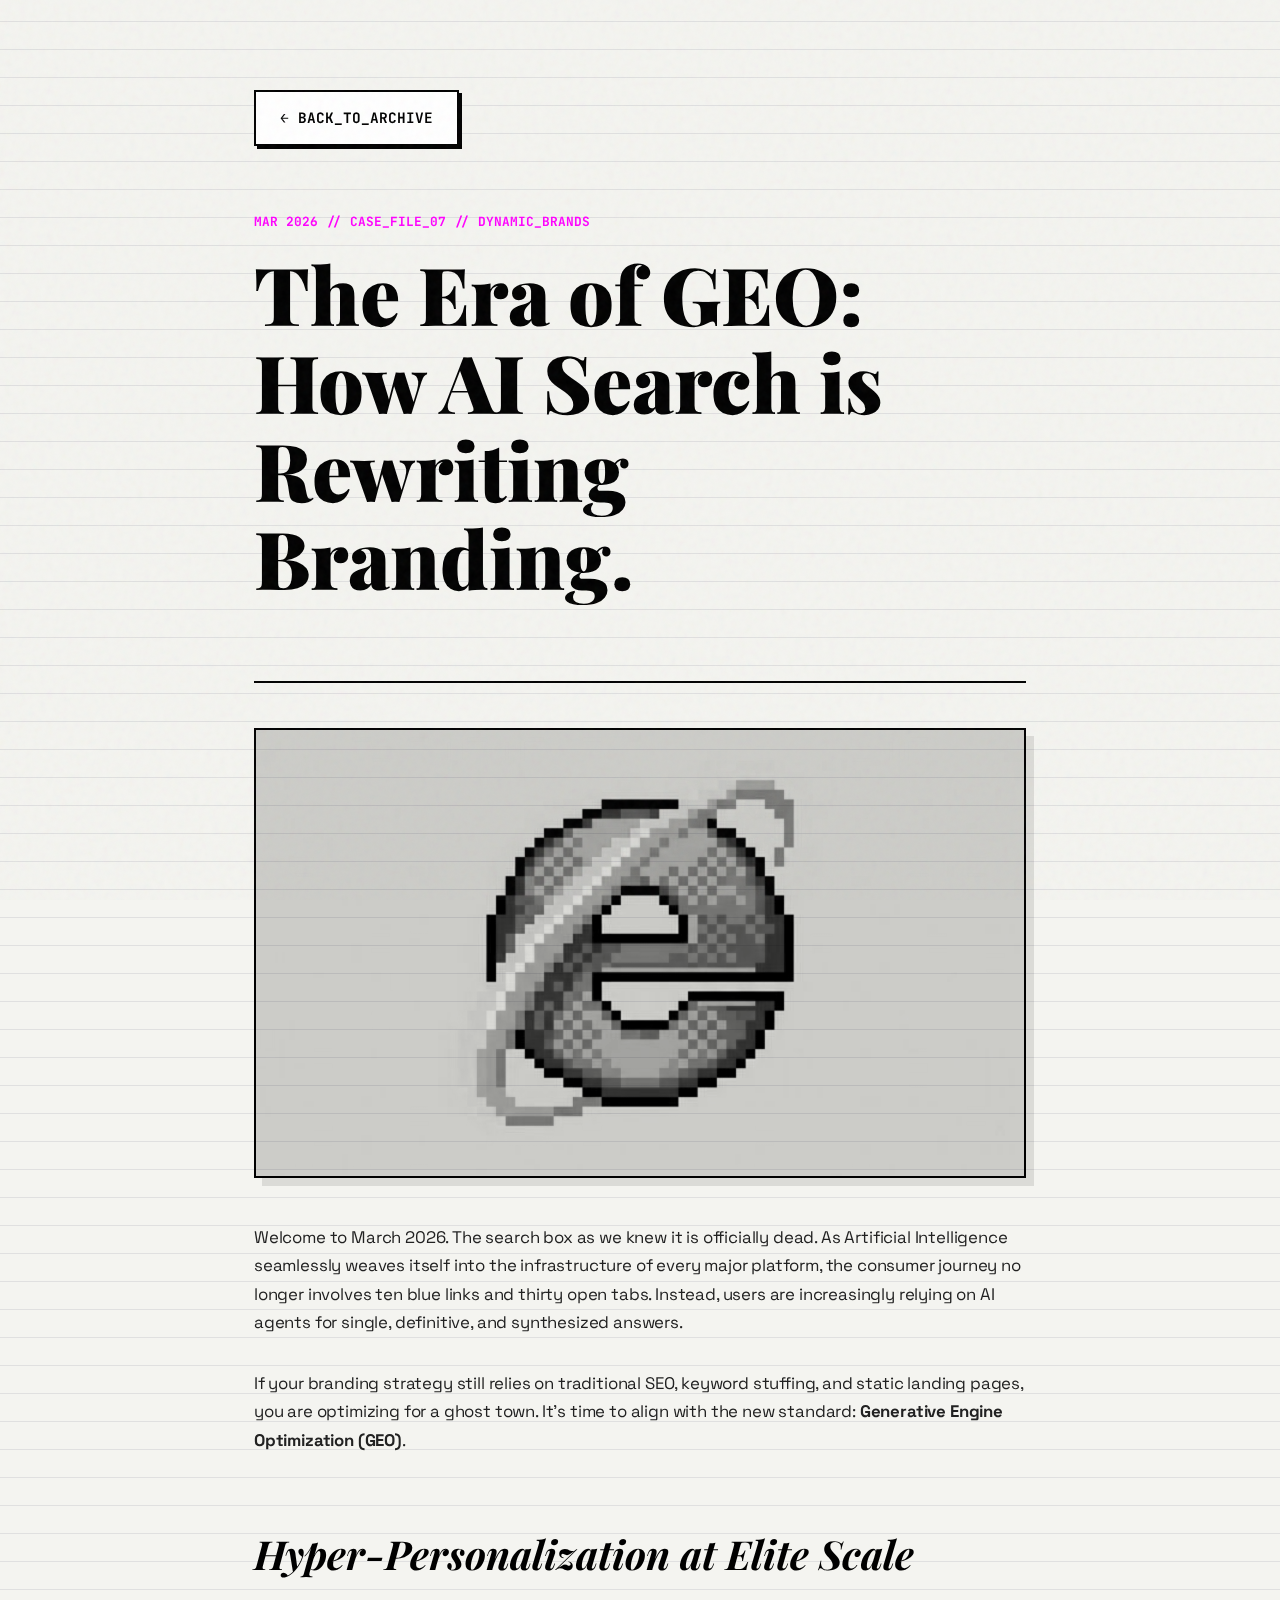
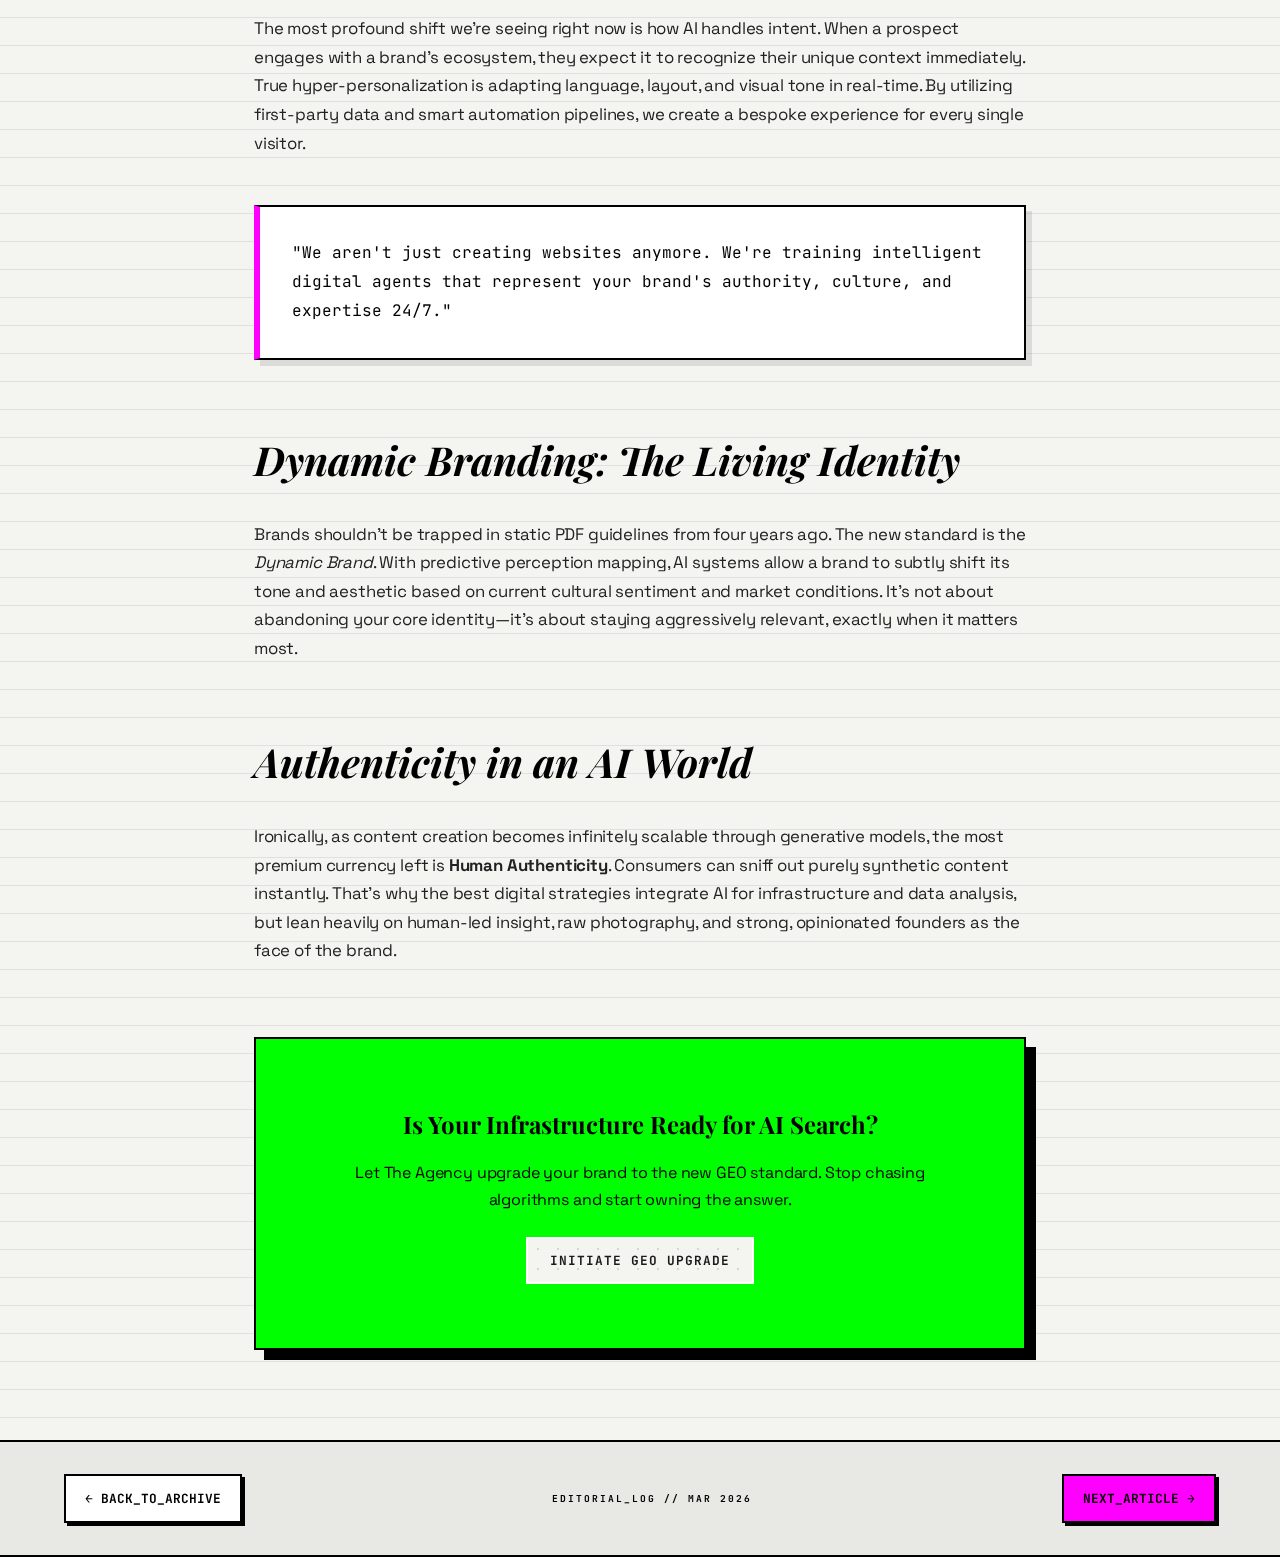
<file: blog/geo-brand-evolution.html>
<!DOCTYPE html>
<html lang="en">

<head>
    <meta charset="UTF-8">
    <meta name="viewport" content="width=device-width, initial-scale=1.0">
    <title>AI Marketing Bakersfield: The Era of GEO Search | The Agency</title>
    <meta name="description"
        content="The Era of GEO is here. Learn how AI search is rewriting branding in Bakersfield and how The Agency uses Generative Engine Optimization to scale elite brands.">
    <link rel="stylesheet" href="../style.css">
    <link rel="preconnect" href="https://fonts.googleapis.com">
    <link rel="preconnect" href="https://fonts.gstatic.com" crossorigin>
    <link
        href="https://fonts.googleapis.com/css2?family=JetBrains+Mono:wght@400;700&family=Playfair+Display:ital,wght@0,400;0,900;1,400;1,900&family=Space+Grotesk:wght@300;700&display=swap"
        rel="stylesheet">
    <style>
        body {
            background: #f4f4f0;
            background-image: repeating-linear-gradient(0deg, transparent, transparent 27px, #e0e0e0 27px, #e0e0e0 28px);
            background-attachment: local;
            color: #1a1a1a;
            font-family: var(--font-sans);
            line-height: 1.8;
        }

        .article-container {
            max-width: 900px;
            margin: 0 auto;
            padding: 10vh 5vw;
        }

        .article-header {
            margin-bottom: 5vh;
            border-bottom: 2px solid #000;
            padding-bottom: 3rem;
        }

        .article-meta {
            font-family: var(--font-mono);
            font-size: 0.8rem;
            color: var(--pop-pink);
            margin-bottom: 1rem;
            display: block;
            font-weight: bold;
        }

        .article-title {
            font-family: var(--font-serif);
            font-size: clamp(2.5rem, 8vw, 5rem);
            line-height: 1.1;
            font-weight: 900;
            margin-bottom: 2rem;
            color: #000;
        }

        .featured-img-wrap {
            width: 100%;
            height: 50vh;
            overflow: hidden;
            margin-bottom: 5vh;
            border: 2px solid #000;
            box-shadow: 8px 8px 0 rgba(0, 0, 0, 0.1);
        }

        .featured-img-wrap img {
            width: 100%;
            height: 100%;
            object-fit: cover;
            filter: grayscale(100%) contrast(1.1);
            mix-blend-mode: multiply;
        }

        .article-content {
            font-size: 1.2rem;
            color: #222;
        }

        .article-content h2 {
            color: #000;
            font-family: var(--font-serif);
            font-style: italic;
            font-size: 2.5rem;
            margin-top: 4rem;
            margin-bottom: 1.5rem;
        }

        .article-content p {
            margin-bottom: 2rem;
        }

        .highlight-box {
            background: #fff;
            border: 2px solid #000;
            border-left: 6px solid var(--pop-pink);
            padding: 2rem;
            margin: 3rem 0;
            font-family: var(--font-mono);
            font-size: 1rem;
            color: #000;
            box-shadow: 6px 6px 0 rgba(0, 0, 0, 0.1);
        }

        .back-link {
            display: inline-block;
            margin-bottom: 4rem;
            text-decoration: none;
            color: #000;
            font-family: var(--font-mono);
            font-size: 0.9rem;
            border: 2px solid #000;
            padding: 0.8rem 1.5rem;
            transition: all 0.3s;
            font-weight: bold;
            background: #fff;
            box-shadow: 3px 3px 0 rgba(0, 0, 0, 1);
        }

        .back-link:hover {
            transform: translate(-2px, -2px);
            box-shadow: 5px 5px 0 rgba(0, 0, 0, 1);
        }

        .cta-section {
            margin-top: 8vh;
            padding: 4rem;
            background: var(--pop-lime);
            color: #000;
            text-align: center;
            border: 2px solid #000;
            box-shadow: 10px 10px 0 #000;
        }
    </style>
</head>

<body>
    <div class="article-container">
        <a href="../index.html#blog" class="back-link"
            onclick="if(window.history.length > 1) { window.history.back(); return false; }">&larr; BACK_TO_ARCHIVE</a>

        <header class="article-header">
            <span class="article-meta">MAR 2026 // CASE_FILE_07 // DYNAMIC_BRANDS</span>
            <h1 class="article-title">The Era of GEO: How AI Search is Rewriting Branding.</h1>
        </header>

        <div class="featured-img-wrap">
            <!-- Reuse an image that looks tech-forward -->
            <img src="../images/retro_world_net.png" alt="AI Search Optimization and GEO in Bakersfield">
        </div>

        <main class="article-content">
            <p>Welcome to March 2026. The search box as we knew it is officially dead. As Artificial Intelligence
                seamlessly weaves itself into the infrastructure of every major platform, the consumer journey no longer
                involves ten blue links and thirty open tabs. Instead, users are increasingly relying on AI agents for
                single, definitive, and synthesized answers.</p>

            <p>If your branding strategy still relies on traditional SEO, keyword stuffing, and static landing pages,
                you are optimizing for a ghost town. It's time to align with the new standard: <b>Generative Engine
                    Optimization (GEO)</b>.</p>

            <h2>Hyper-Personalization at Elite Scale</h2>
            <p>The most profound shift we're seeing right now is how AI handles intent. When a prospect engages with a
                brand's ecosystem, they expect it to recognize their unique context immediately. True
                hyper-personalization is adapting language, layout, and visual tone in real-time. By utilizing
                first-party data and smart automation pipelines, we create a bespoke experience for every single
                visitor.</p>

            <div class="highlight-box">
                "We aren't just creating websites anymore. We're training intelligent digital agents that represent your
                brand's authority, culture, and expertise 24/7."
            </div>

            <h2>Dynamic Branding: The Living Identity</h2>
            <p>Brands shouldn't be trapped in static PDF guidelines from four years ago. The new standard is the
                <i>Dynamic Brand</i>. With predictive perception mapping, AI systems allow a brand to subtly shift its
                tone and aesthetic based on current cultural sentiment and market conditions. It's not about abandoning
                your core identity—it's about staying aggressively relevant, exactly when it matters most.
            </p>

            <h2>Authenticity in an AI World</h2>
            <p>Ironically, as content creation becomes infinitely scalable through generative models, the most premium
                currency left is <b>Human Authenticity</b>. Consumers can sniff out purely synthetic content instantly.
                That's why the best digital strategies integrate AI for infrastructure and data analysis, but lean
                heavily on human-led insight, raw photography, and strong, opinionated founders as the face of the
                brand.</p>

            <div class="cta-section">
                <h3 style="font-family: var(--font-serif); font-size: 1.5rem; margin-bottom: 0.8rem;">Is Your
                    Infrastructure Ready for AI Search?</h3>
                <p style="margin-bottom: 1.5rem; font-size: 1rem;">Let The Agency upgrade your brand to the new GEO
                    standard. Stop chasing algorithms and start owning the answer.</p>
                <a href="../index.html#contact-brief"
                    style="background: #f4f4f0; background-image: radial-gradient(#d5d5d5 1px, transparent 0); background-size: 20px 20px; color: #1a1a1a; padding: 0.6rem 1.4rem; text-decoration: none; display: inline-block; font-family: var(--font-mono); font-weight: bold; font-size: 0.8rem; border: 2px solid #fff; letter-spacing: 1px;">INITIATE
                    GEO UPGRADE</a>
            </div>
        </main>
    </div>

    <!-- BOTTOM ARTICLE NAV -->
    <nav
        style="background: #e8e8e4; border-top: 2px solid #000; border-bottom: 2px solid #000; padding: 2rem 5vw; display: flex; justify-content: space-between; align-items: center; font-family: var(--font-mono); font-size: 0.8rem; font-weight: bold;">
        <a href="../index.html#blog"
            style="color: #000; background: #fff; text-decoration: none; border: 2px solid #000; box-shadow: 3px 3px 0 #000; padding: 0.7rem 1.2rem; transition: all 0.2s; display: flex; align-items: center; gap: 0.5rem;">
            &larr; BACK_TO_ARCHIVE
        </a>
        <span style="color: #000; font-size: 0.6rem; letter-spacing: 2px;">EDITORIAL_LOG // MAR 2026</span>
        <a href="sovereign-strategy.html"
            style="color: #000; background: var(--pop-pink); text-decoration: none; border: 2px solid #000; box-shadow: 3px 3px 0 #000; padding: 0.7rem 1.2rem; transition: all 0.2s; display: flex; align-items: center; gap: 0.5rem;">
            NEXT_ARTICLE &rarr;
        </a>
    </nav>

    <script>
        window.addEventListener('scroll', () => {
            const img = document.querySelector('.featured-img-wrap img');
            const scrollValue = window.scrollY;
            img.style.transform = `translateY(${scrollValue * 0.2}px)`;
        });
    </script>
</body>

</html>
</file>
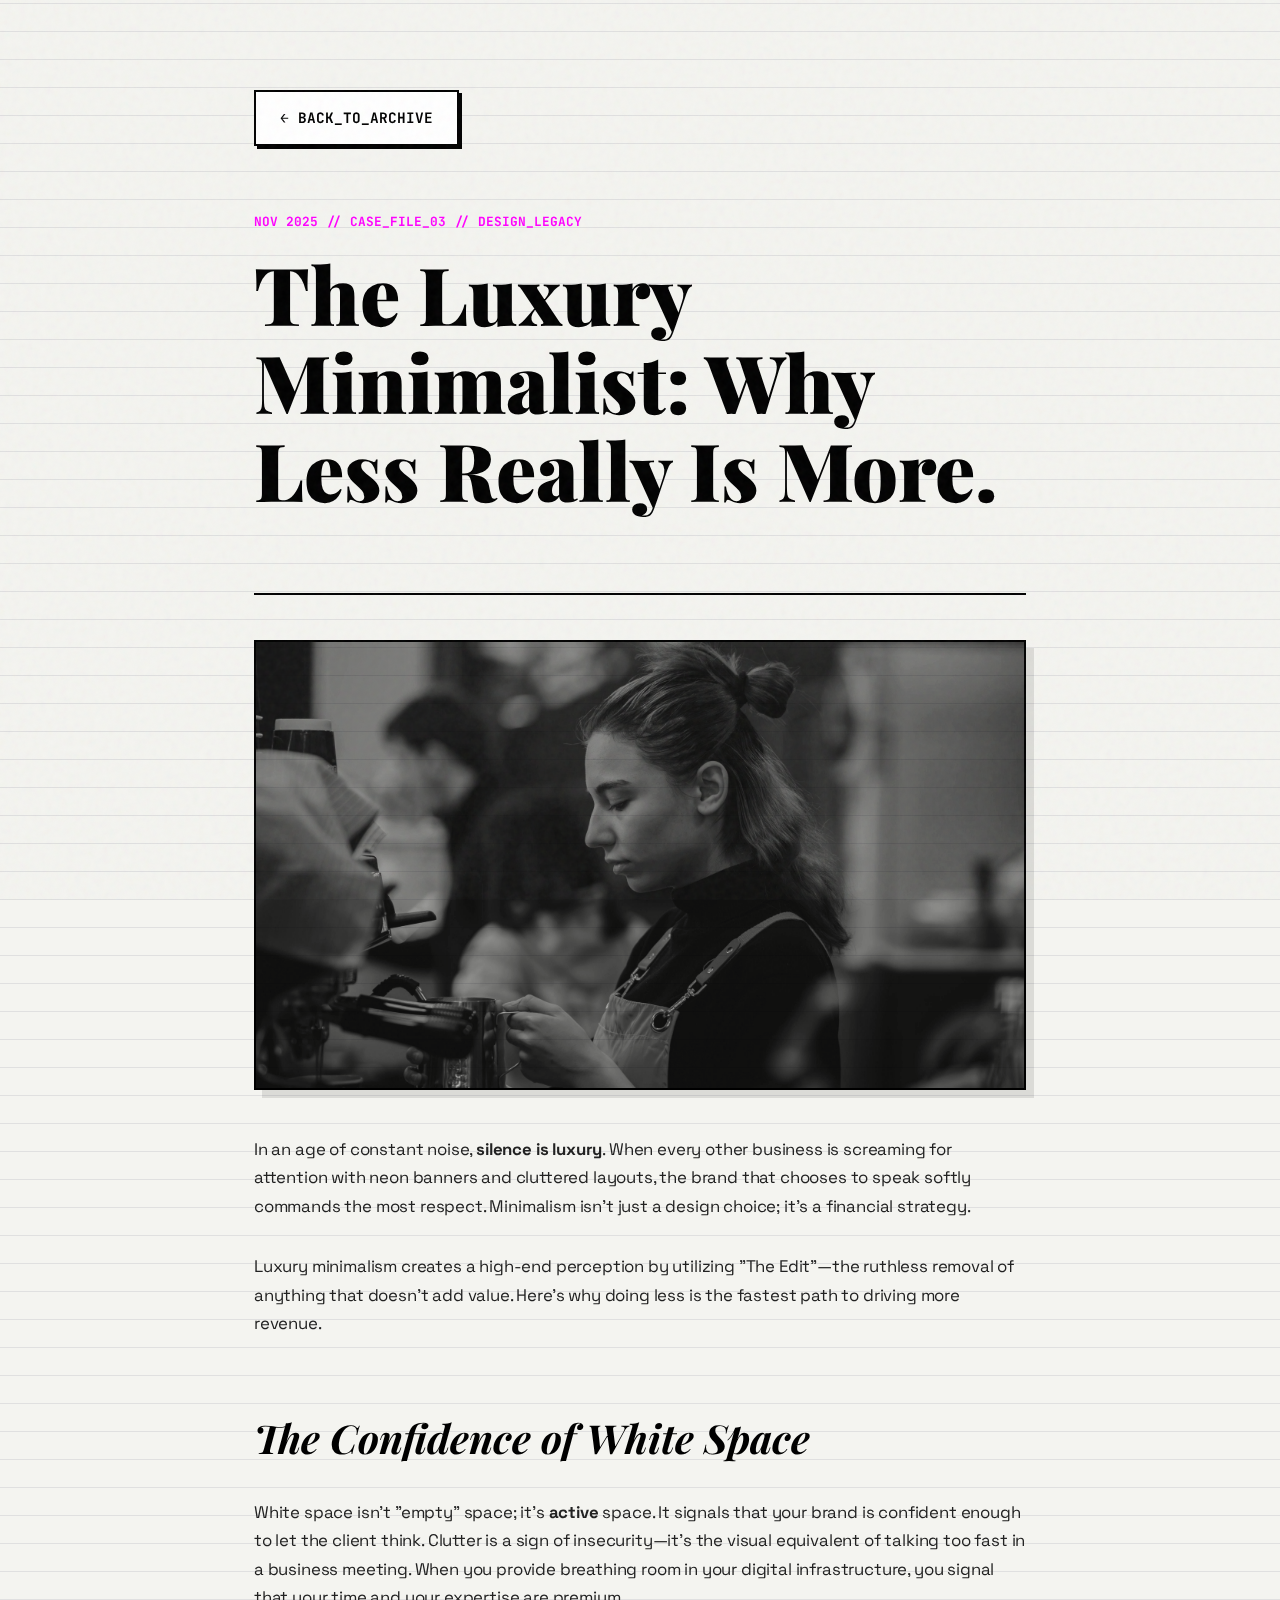
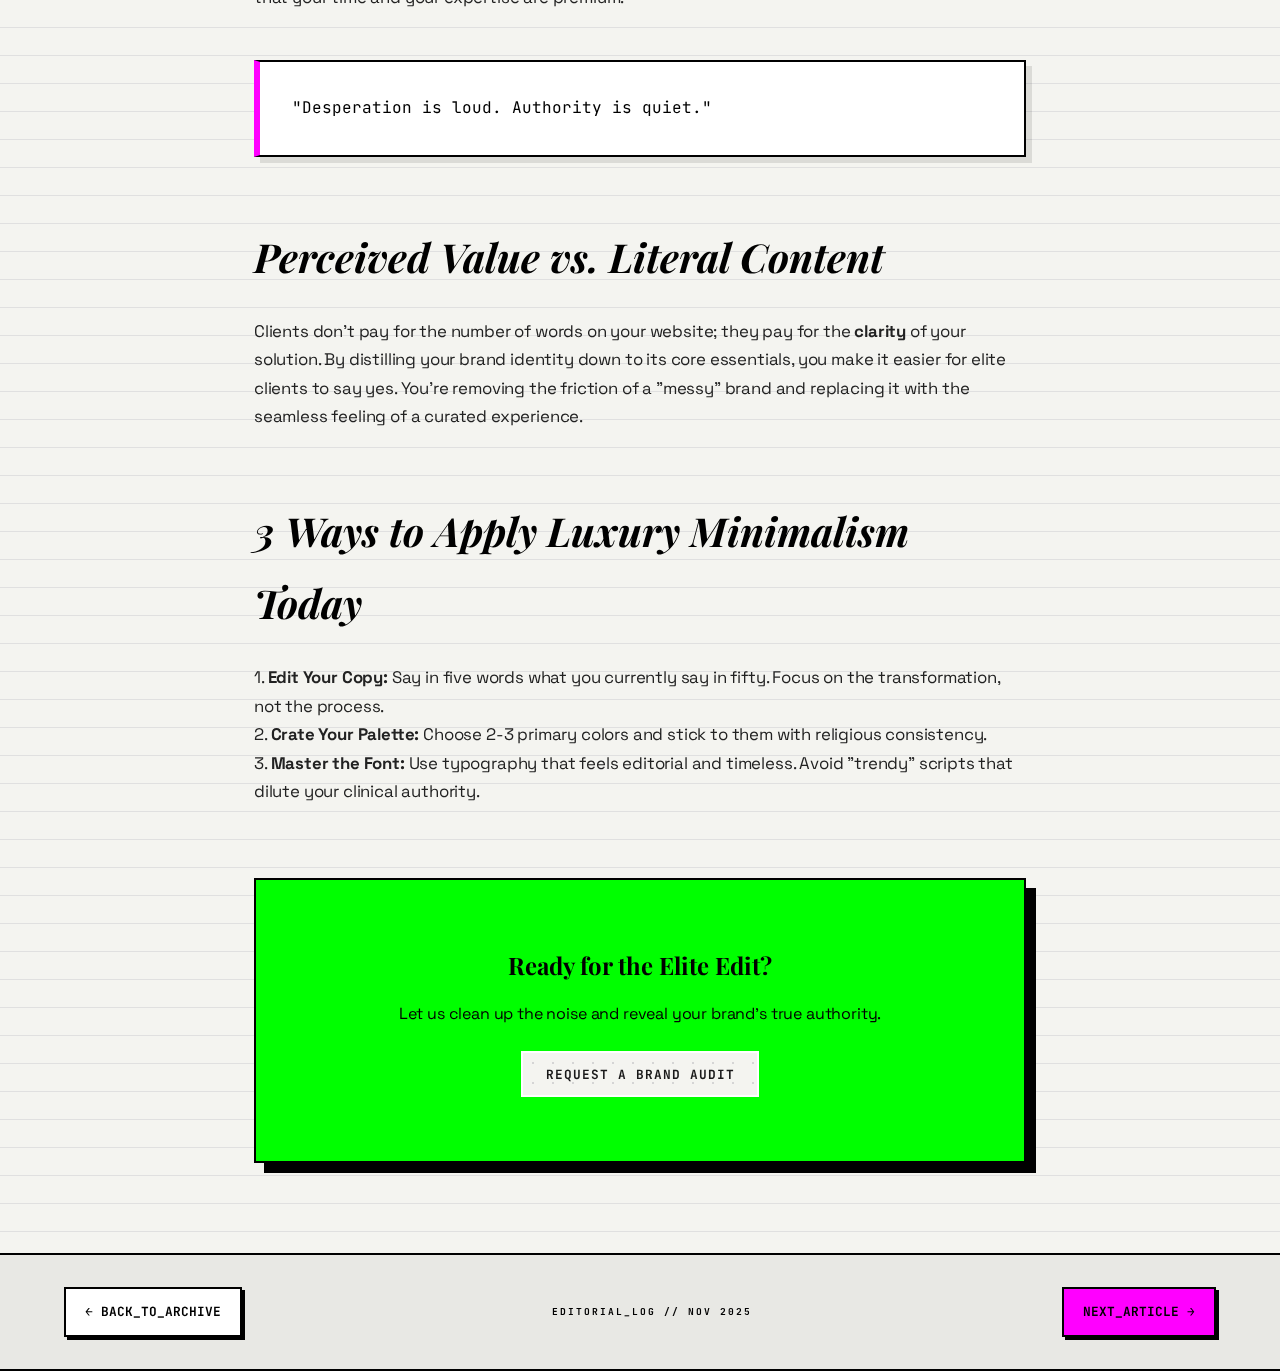
<file: blog/luxury-minimalism.html>
<!DOCTYPE html>
<html lang="en">

<head>
    <meta charset="UTF-8">
    <meta name="viewport" content="width=device-width, initial-scale=1.0">
    <title>Luxury Minimalist Web Design: Why Less is More | The Agency</title>
    <meta name="description"
        content="Learn why 'less is more' is the key to high-end brand positioning. Discover how minimalist web design can increase your perceived value and drive more revenue.">
    <link rel="stylesheet" href="../style.css">
    <link rel="preconnect" href="https://fonts.googleapis.com">
    <link rel="preconnect" href="https://fonts.gstatic.com" crossorigin>
    <link
        href="https://fonts.googleapis.com/css2?family=JetBrains+Mono:wght@400;700&family=Playfair+Display:ital,wght@0,400;0,900;1,400;1,900&family=Space+Grotesk:wght@300;700&display=swap"
        rel="stylesheet">
    <style>
        body {
            background: #f4f4f0;
            background-image: repeating-linear-gradient(0deg, transparent, transparent 27px, #e0e0e0 27px, #e0e0e0 28px);
            background-attachment: local;
            color: #1a1a1a;
            font-family: var(--font-sans);
            line-height: 1.8;
        }

        .article-container {
            max-width: 900px;
            margin: 0 auto;
            padding: 10vh 5vw;
        }

        .article-header {
            margin-bottom: 5vh;
            border-bottom: 2px solid #000;
            padding-bottom: 3rem;
        }

        .article-meta {
            font-family: var(--font-mono);
            font-size: 0.8rem;
            color: var(--pop-pink);
            margin-bottom: 1rem;
            display: block;
            font-weight: bold;
        }

        .article-title {
            font-family: var(--font-serif);
            font-size: clamp(2.5rem, 8vw, 5rem);
            line-height: 1.1;
            font-weight: 900;
            margin-bottom: 2rem;
            color: #000;
        }

        .featured-img-wrap {
            width: 100%;
            height: 50vh;
            overflow: hidden;
            margin-bottom: 5vh;
            border: 2px solid #000;
            box-shadow: 8px 8px 0 rgba(0, 0, 0, 0.1);
        }

        .featured-img-wrap img {
            width: 100%;
            height: 100%;
            object-fit: cover;
            filter: grayscale(100%) contrast(1.1);
            mix-blend-mode: multiply;
        }

        .article-content {
            font-size: 1.2rem;
            color: #222;
        }

        .article-content h2 {
            color: #000;
            font-family: var(--font-serif);
            font-style: italic;
            font-size: 2.5rem;
            margin-top: 4rem;
            margin-bottom: 1.5rem;
        }

        .article-content p {
            margin-bottom: 2rem;
        }

        .highlight-box {
            background: #fff;
            border: 2px solid #000;
            border-left: 6px solid var(--pop-pink);
            padding: 2rem;
            margin: 3rem 0;
            font-family: var(--font-mono);
            font-size: 1rem;
            color: #000;
            box-shadow: 6px 6px 0 rgba(0, 0, 0, 0.1);
        }

        .back-link {
            display: inline-block;
            margin-bottom: 4rem;
            text-decoration: none;
            color: #000;
            font-family: var(--font-mono);
            font-size: 0.9rem;
            border: 2px solid #000;
            padding: 0.8rem 1.5rem;
            transition: all 0.3s;
            font-weight: bold;
            background: #fff;
            box-shadow: 3px 3px 0 rgba(0, 0, 0, 1);
        }

        .back-link:hover {
            transform: translate(-2px, -2px);
            box-shadow: 5px 5px 0 rgba(0, 0, 0, 1);
        }

        .cta-section {
            margin-top: 8vh;
            padding: 4rem;
            background: var(--pop-lime);
            color: #000;
            text-align: center;
            border: 2px solid #000;
            box-shadow: 10px 10px 0 #000;
        }
    </style>
</head>

<body>
    <div class="article-container">
        <a href="../index.html#blog" class="back-link"
            onclick="if(window.history.length > 1) { window.history.back(); return false; }">&larr; BACK_TO_ARCHIVE</a>

        <header class="article-header">
            <span class="article-meta">NOV 2025 // CASE_FILE_03 // DESIGN_LEGACY</span>
            <h1 class="article-title">The Luxury Minimalist: Why Less Really Is More.</h1>
        </header>

        <div class="featured-img-wrap">
            <img src="../images/coffee copy.jpg" alt="Minimalist artistic coffee setup">
        </div>

        <main class="article-content">
            <p>In an age of constant noise, <b>silence is luxury</b>. When every other business is screaming for
                attention with neon banners and cluttered layouts, the brand that chooses to speak softly commands the
                most respect. Minimalism isn't just a design choice; it's a financial strategy.</p>

            <p>Luxury minimalism creates a high-end perception by utilizing "The Edit"—the ruthless removal of anything
                that doesn't add value. Here's why doing less is the fastest path to driving more revenue.</p>

            <h2>The Confidence of White Space</h2>
            <p>White space isn't "empty" space; it's <b>active</b> space. It signals that your brand is confident enough
                to let the client think. Clutter is a sign of insecurity—it's the visual equivalent of talking too fast
                in a business meeting. When you provide breathing room in your digital infrastructure, you signal that
                your time and your expertise are premium.</p>

            <div class="highlight-box">
                "Desperation is loud. Authority is quiet."
            </div>

            <h2>Perceived Value vs. Literal Content</h2>
            <p>Clients don't pay for the number of words on your website; they pay for the <b>clarity</b> of your
                solution. By distilling your brand identity down to its core essentials, you make it easier for elite
                clients to say yes. You're removing the friction of a "messy" brand and replacing it with the seamless
                feeling of a curated experience.</p>

            <h2>3 Ways to Apply Luxury Minimalism Today</h2>
            <p>1. <b>Edit Your Copy:</b> Say in five words what you currently say in fifty. Focus on the transformation,
                not the process.<br>
                2. <b>Crate Your Palette:</b> Choose 2-3 primary colors and stick to them with religious
                consistency.<br>
                3. <b>Master the Font:</b> Use typography that feels editorial and timeless. Avoid "trendy" scripts that
                dilute your clinical authority.</p>

            <div class="cta-section">
                <h3 style="font-family: var(--font-serif); font-size: 1.5rem; margin-bottom: 0.8rem;">Ready for the
                    Elite Edit?</h3>
                <p style="margin-bottom: 1.5rem; font-size: 1rem;">Let us clean up the noise and reveal your brand's
                    true authority.</p>
                <a href="../index.html#contact-brief"
                    style="background: #f4f4f0; background-image: radial-gradient(#d5d5d5 1px, transparent 0); background-size: 20px 20px; color: #1a1a1a; padding: 0.6rem 1.4rem; text-decoration: none; display: inline-block; font-family: var(--font-mono); font-weight: bold; font-size: 0.8rem; border: 2px solid #fff; letter-spacing: 1px;">REQUEST
                    A BRAND AUDIT</a>
            </div>
        </main>
    </div>

    <!-- BOTTOM ARTICLE NAV -->
    <nav
        style="background: #e8e8e4; border-top: 2px solid #000; border-bottom: 2px solid #000; padding: 2rem 5vw; display: flex; justify-content: space-between; align-items: center; font-family: var(--font-mono); font-size: 0.8rem; font-weight: bold;">
        <a href="../index.html#blog"
            style="color: #000; background: #fff; text-decoration: none; border: 2px solid #000; box-shadow: 3px 3px 0 #000; padding: 0.7rem 1.2rem; transition: all 0.2s; display: flex; align-items: center; gap: 0.5rem;">
            &larr; BACK_TO_ARCHIVE
        </a>
        <span style="color: #000; font-size: 0.6rem; letter-spacing: 2px;">EDITORIAL_LOG // NOV 2025</span>
        <a href="digital-edit.html"
            style="color: #000; background: var(--pop-pink); text-decoration: none; border: 2px solid #000; box-shadow: 3px 3px 0 #000; padding: 0.7rem 1.2rem; transition: all 0.2s; display: flex; align-items: center; gap: 0.5rem;">
            NEXT_ARTICLE &rarr;
        </a>
    </nav>

    <script>
        window.addEventListener('scroll', () => {
            const img = document.querySelector('.featured-img-wrap img');
            const scrollValue = window.scrollY;
            img.style.transform = `translateY(${scrollValue * 0.2}px)`;
        });
    </script>
</body>

</html>
</file>
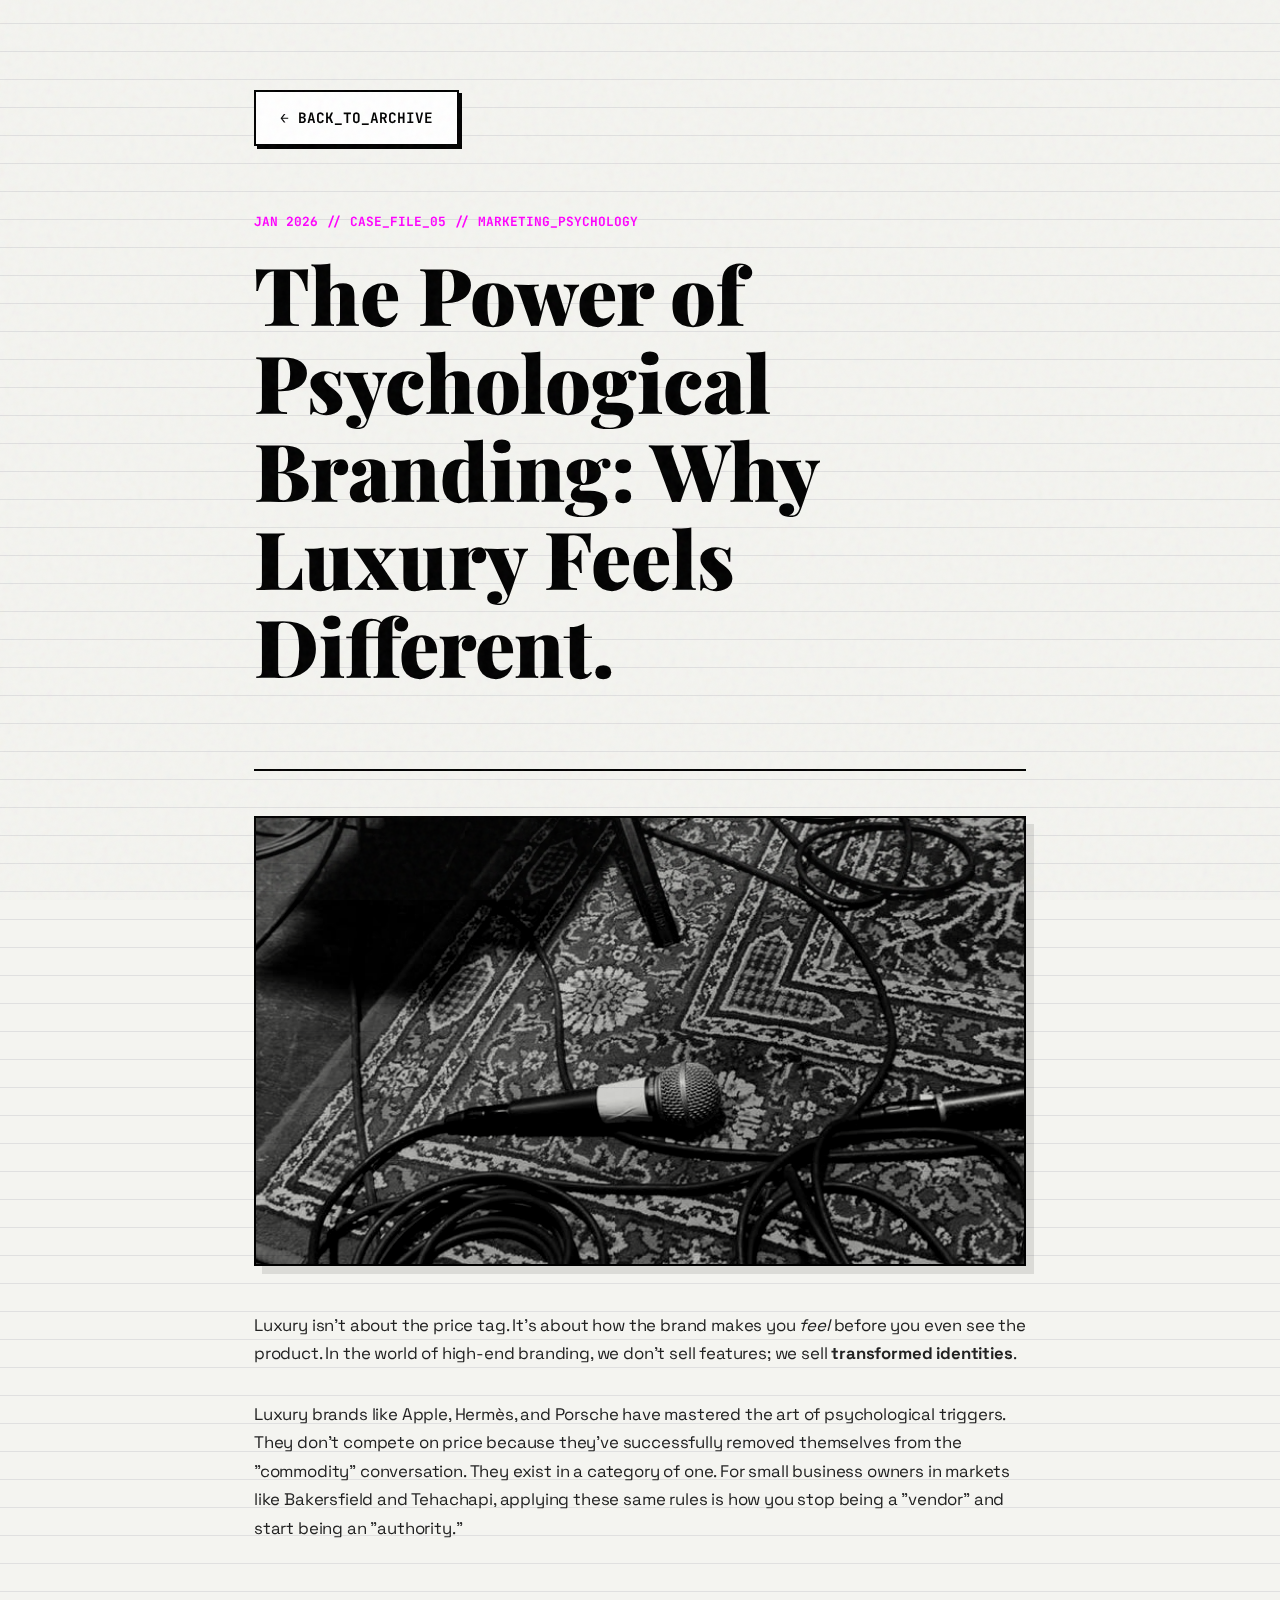
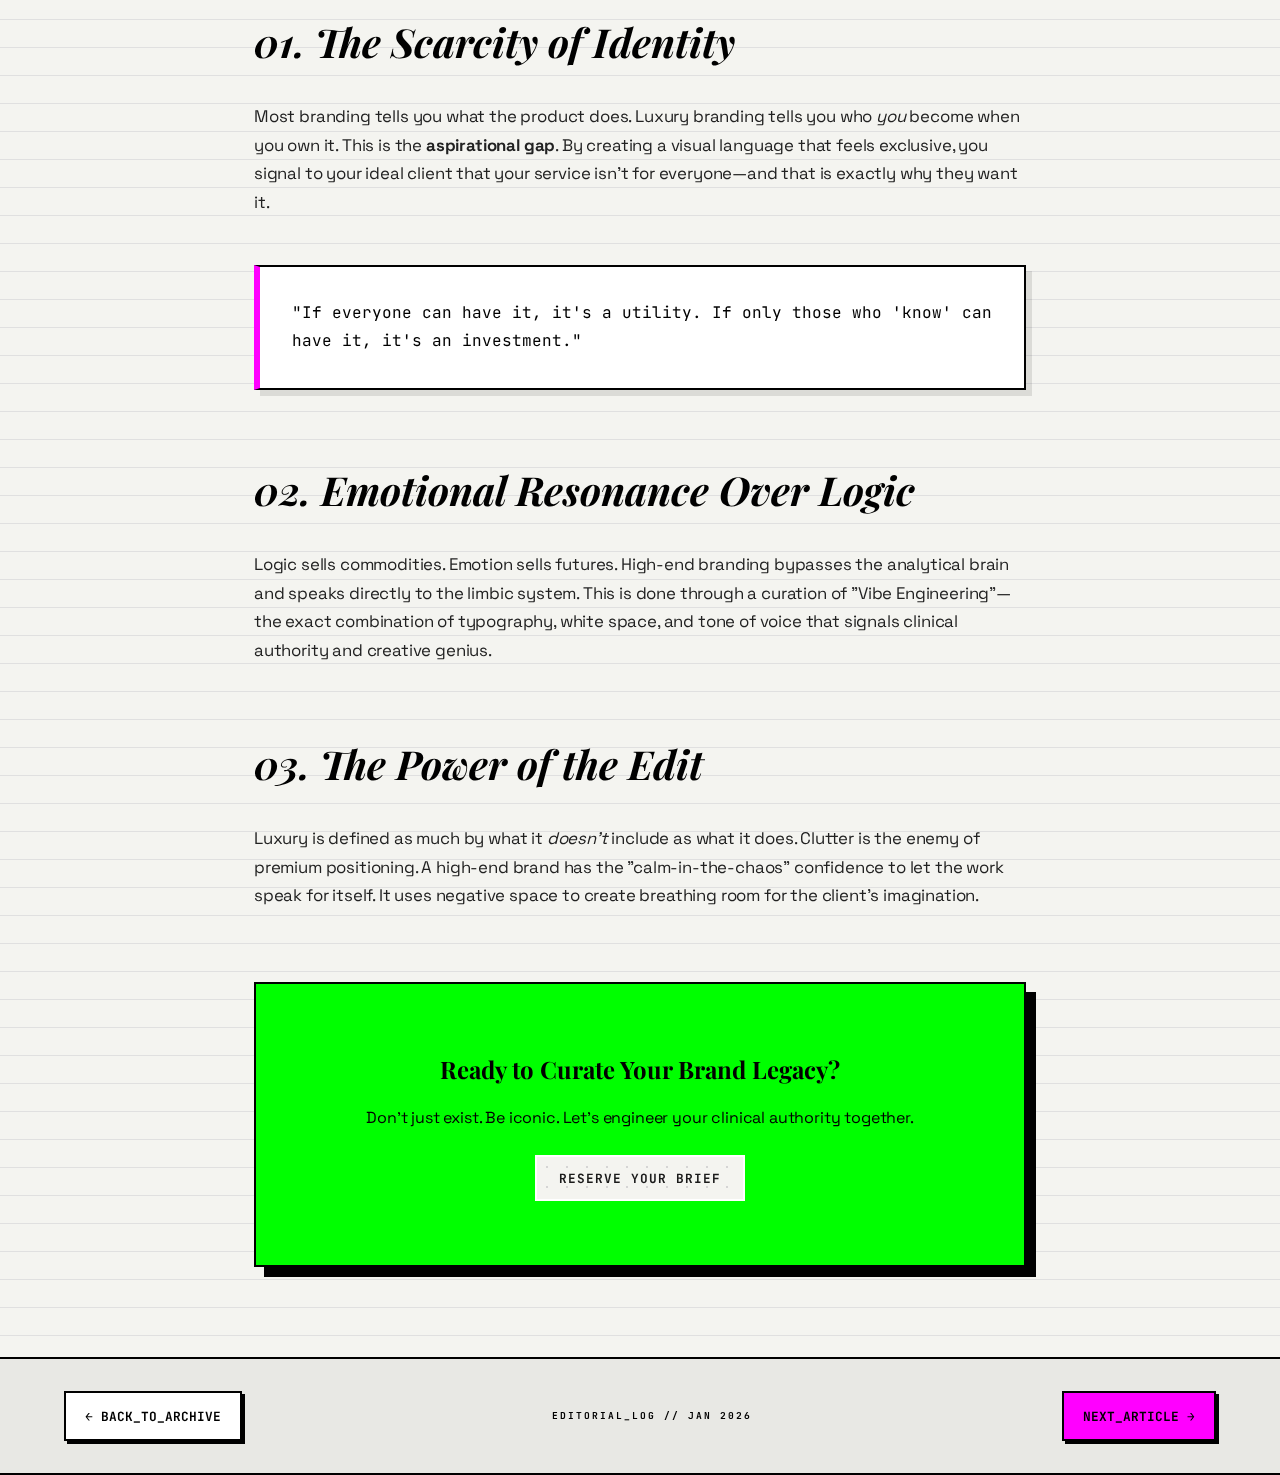
<file: blog/psychology-branding.html>
<!DOCTYPE html>
<html lang="en">

<head>
    <meta charset="UTF-8">
    <meta name="viewport" content="width=device-width, initial-scale=1.0">
    <title>High-End Brand Psychology: Science of Market Authority | The Agency</title>
    <meta name="description"
        content="Discover the marketing psychology used by luxury brands to command authority. Learn how to apply these elite branding tactics to your Bakersfield business for record ROI.">
    <link rel="stylesheet" href="../style.css">
    <link rel="preconnect" href="https://fonts.googleapis.com">
    <link rel="preconnect" href="https://fonts.gstatic.com" crossorigin>
    <link
        href="https://fonts.googleapis.com/css2?family=JetBrains+Mono:wght@400;700&family=Playfair+Display:ital,wght@0,400;0,900;1,400;1,900&family=Space+Grotesk:wght@300;700&display=swap"
        rel="stylesheet">
    <style>
        body {
            background: #f4f4f0;
            background-image: repeating-linear-gradient(0deg, transparent, transparent 27px, #e0e0e0 27px, #e0e0e0 28px);
            background-attachment: local;
            color: #1a1a1a;
            font-family: var(--font-sans);
            line-height: 1.8;
        }

        .article-container {
            max-width: 900px;
            margin: 0 auto;
            padding: 10vh 5vw;
        }

        .article-header {
            margin-bottom: 5vh;
            border-bottom: 2px solid #000;
            padding-bottom: 3rem;
        }

        .article-meta {
            font-family: var(--font-mono);
            font-size: 0.8rem;
            color: var(--pop-pink);
            margin-bottom: 1rem;
            display: block;
            font-weight: bold;
        }

        .article-title {
            font-family: var(--font-serif);
            font-size: clamp(2.5rem, 8vw, 5rem);
            line-height: 1.1;
            font-weight: 900;
            margin-bottom: 2rem;
            color: #000;
        }

        .featured-img-wrap {
            width: 100%;
            height: 50vh;
            overflow: hidden;
            margin-bottom: 5vh;
            border: 2px solid #000;
            box-shadow: 8px 8px 0 rgba(0, 0, 0, 0.1);
        }

        .featured-img-wrap img {
            width: 100%;
            height: 100%;
            object-fit: cover;
            filter: grayscale(100%) contrast(1.1);
            mix-blend-mode: multiply;
        }

        .article-content {
            font-size: 1.2rem;
            color: #222;
        }

        .article-content h2 {
            color: #000;
            font-family: var(--font-serif);
            font-style: italic;
            font-size: 2.5rem;
            margin-top: 4rem;
            margin-bottom: 1.5rem;
        }

        .article-content p {
            margin-bottom: 2rem;
        }

        .highlight-box {
            background: #fff;
            border: 2px solid #000;
            border-left: 6px solid var(--pop-pink);
            padding: 2rem;
            margin: 3rem 0;
            font-family: var(--font-mono);
            font-size: 1rem;
            color: #000;
            box-shadow: 6px 6px 0 rgba(0, 0, 0, 0.1);
        }

        .back-link {
            display: inline-block;
            margin-bottom: 4rem;
            text-decoration: none;
            color: #000;
            font-family: var(--font-mono);
            font-size: 0.9rem;
            border: 2px solid #000;
            padding: 0.8rem 1.5rem;
            transition: all 0.3s;
            font-weight: bold;
            background: #fff;
            box-shadow: 3px 3px 0 rgba(0, 0, 0, 1);
        }

        .back-link:hover {
            transform: translate(-2px, -2px);
            box-shadow: 5px 5px 0 rgba(0, 0, 0, 1);
        }

        .cta-section {
            margin-top: 8vh;
            padding: 4rem;
            background: var(--pop-lime);
            color: #000;
            text-align: center;
            border: 2px solid #000;
            box-shadow: 10px 10px 0 #000;
        }
    </style>
</head>

<body>
    <div class="article-container">
        <a href="../index.html#blog" class="back-link"
            onclick="if(window.history.length > 1) { window.history.back(); return false; }">&larr; BACK_TO_ARCHIVE</a>

        <header class="article-header">
            <span class="article-meta">JAN 2026 // CASE_FILE_05 // MARKETING_PSYCHOLOGY</span>
            <h1 class="article-title">The Power of Psychological Branding: Why Luxury Feels Different.</h1>
        </header>

        <div class="featured-img-wrap">
            <img src="../images/mic copy.jpeg" alt="Retro microphone on dark background">
        </div>

        <main class="article-content">
            <p>Luxury isn't about the price tag. It's about how the brand makes you <i>feel</i> before you even see the
                product. In the world of high-end branding, we don't sell features; we sell <b>transformed
                    identities</b>.</p>

            <p>Luxury brands like Apple, Hermès, and Porsche have mastered the art of psychological triggers. They don't
                compete on price because they've successfully removed themselves from the "commodity" conversation. They
                exist in a category of one. For small business owners in markets like Bakersfield and Tehachapi,
                applying these same rules is how you stop being a "vendor" and start being an "authority."</p>

            <h2>01. The Scarcity of Identity</h2>
            <p>Most branding tells you what the product does. Luxury branding tells you who <i>you</i> become when you
                own it. This is the <b>aspirational gap</b>. By creating a visual language that feels exclusive, you
                signal to your ideal client that your service isn't for everyone—and that is exactly why they want it.
            </p>

            <div class="highlight-box">
                "If everyone can have it, it's a utility. If only those who 'know' can have it, it's an investment."
            </div>

            <h2>02. Emotional Resonance Over Logic</h2>
            <p>Logic sells commodities. Emotion sells futures. High-end branding bypasses the analytical brain and
                speaks directly to the limbic system. This is done through a curation of "Vibe Engineering"—the exact
                combination of typography, white space, and tone of voice that signals clinical authority and creative
                genius.</p>

            <h2>03. The Power of the Edit</h2>
            <p>Luxury is defined as much by what it <i>doesn't</i> include as what it does. Clutter is the enemy of
                premium positioning. A high-end brand has the "calm-in-the-chaos" confidence to let the work speak for
                itself. It uses negative space to create breathing room for the client's imagination.</p>

            <div class="cta-section">
                <h3 style="font-family: var(--font-serif); font-size: 1.5rem; margin-bottom: 0.8rem;">Ready to Curate
                    Your
                    Brand Legacy?</h3>
                <p style="margin-bottom: 1.5rem; font-size: 1rem;">Don't just exist. Be iconic. Let's engineer your
                    clinical authority together.</p>
                <a href="../index.html#contact-brief"
                    style="background: #f4f4f0; background-image: radial-gradient(#d5d5d5 1px, transparent 0); background-size: 20px 20px; color: #1a1a1a; padding: 0.6rem 1.4rem; text-decoration: none; display: inline-block; font-family: var(--font-mono); font-weight: bold; font-size: 0.8rem; border: 2px solid #fff; letter-spacing: 1px;">RESERVE
                    YOUR BRIEF</a>
            </div>
        </main>
    </div>

    <!-- BOTTOM ARTICLE NAV -->
    <nav
        style="background: #e8e8e4; border-top: 2px solid #000; border-bottom: 2px solid #000; padding: 2rem 5vw; display: flex; justify-content: space-between; align-items: center; font-family: var(--font-mono); font-size: 0.8rem; font-weight: bold;">
        <a href="../index.html#blog"
            style="color: #000; background: #fff; text-decoration: none; border: 2px solid #000; box-shadow: 3px 3px 0 #000; padding: 0.7rem 1.2rem; transition: all 0.2s; display: flex; align-items: center; gap: 0.5rem;">
            &larr; BACK_TO_ARCHIVE
        </a>
        <span style="color: #000; font-size: 0.6rem; letter-spacing: 2px;">EDITORIAL_LOG // JAN 2026</span>
        <a href="bakersfield-disruption.html"
            style="color: #000; background: var(--pop-pink); text-decoration: none; border: 2px solid #000; box-shadow: 3px 3px 0 #000; padding: 0.7rem 1.2rem; transition: all 0.2s; display: flex; align-items: center; gap: 0.5rem;">
            NEXT_ARTICLE &rarr;
        </a>
    </nav>

    <script>
        window.addEventListener('scroll', () => {
            const img = document.querySelector('.featured-img-wrap img');
            const scrollValue = window.scrollY;
            img.style.transform = `translateY(${scrollValue * 0.2}px)`;
        });
    </script>
</body>

</html>
</file>
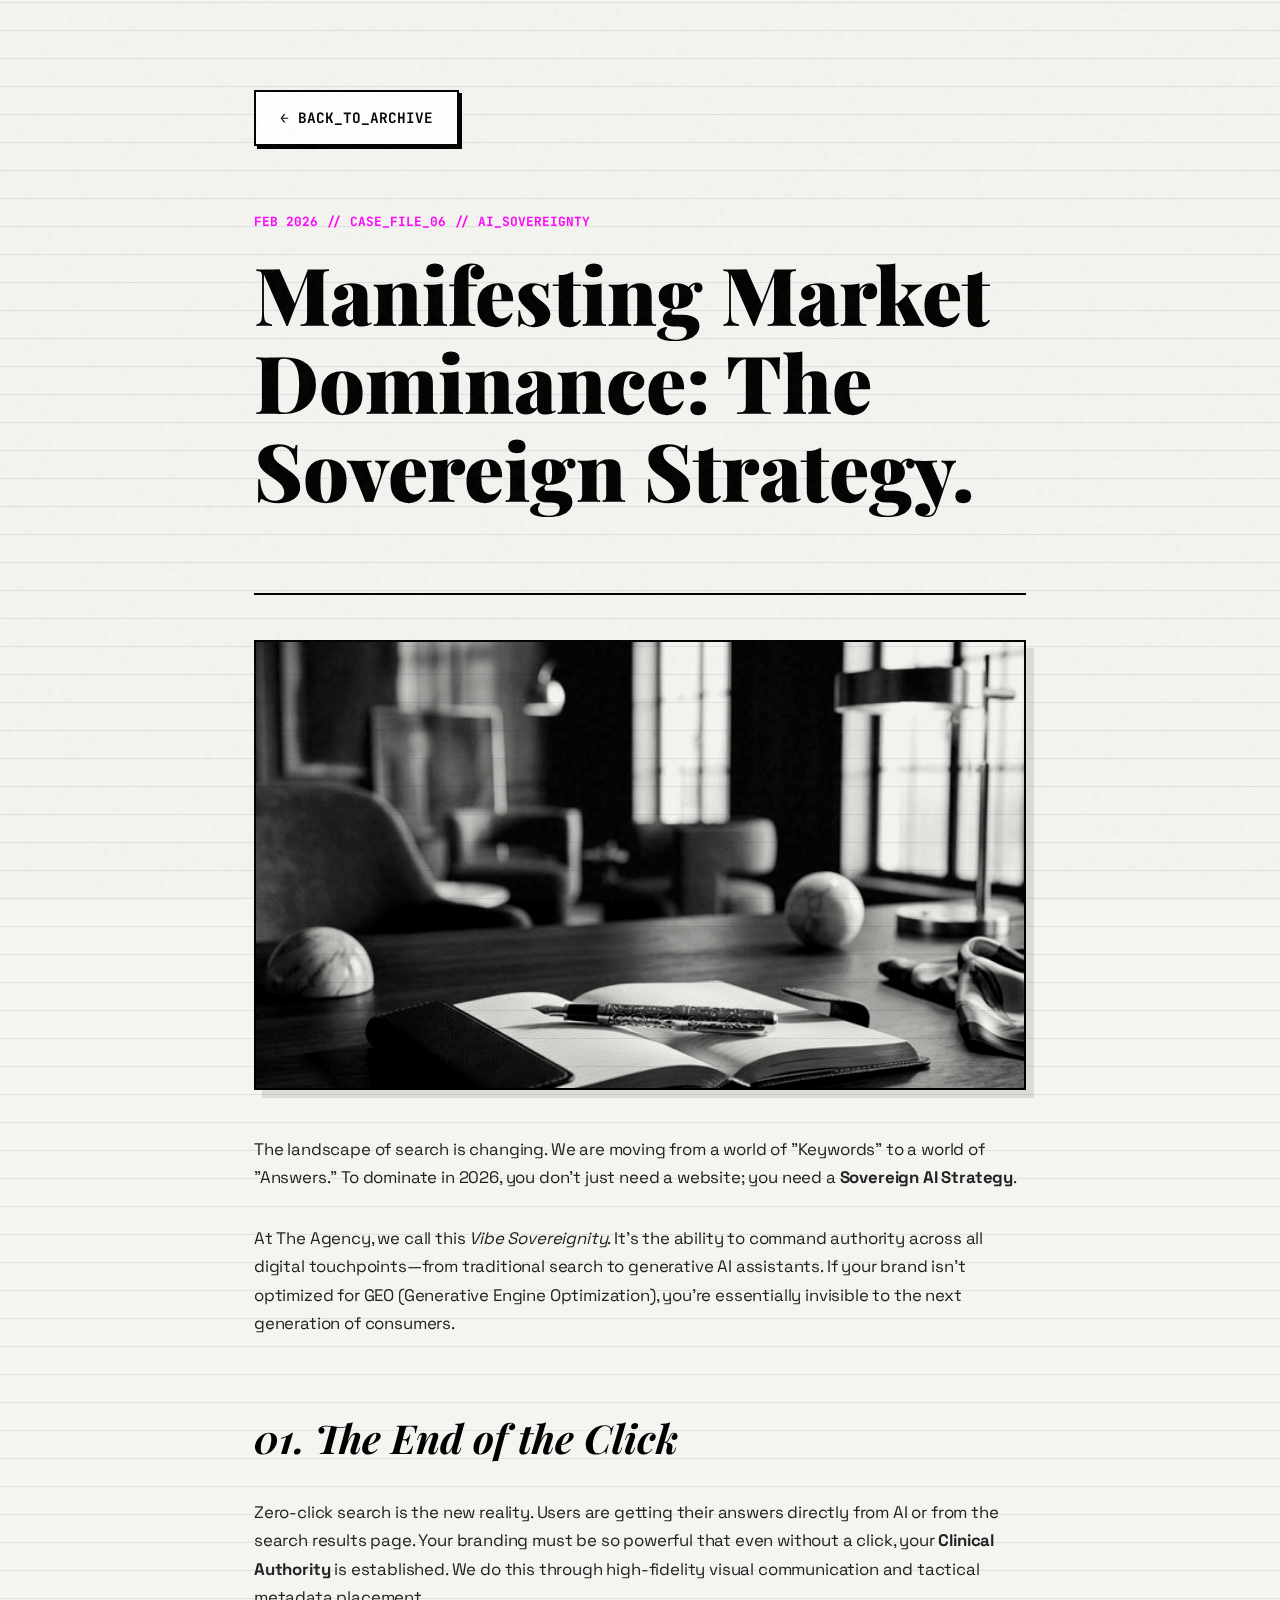
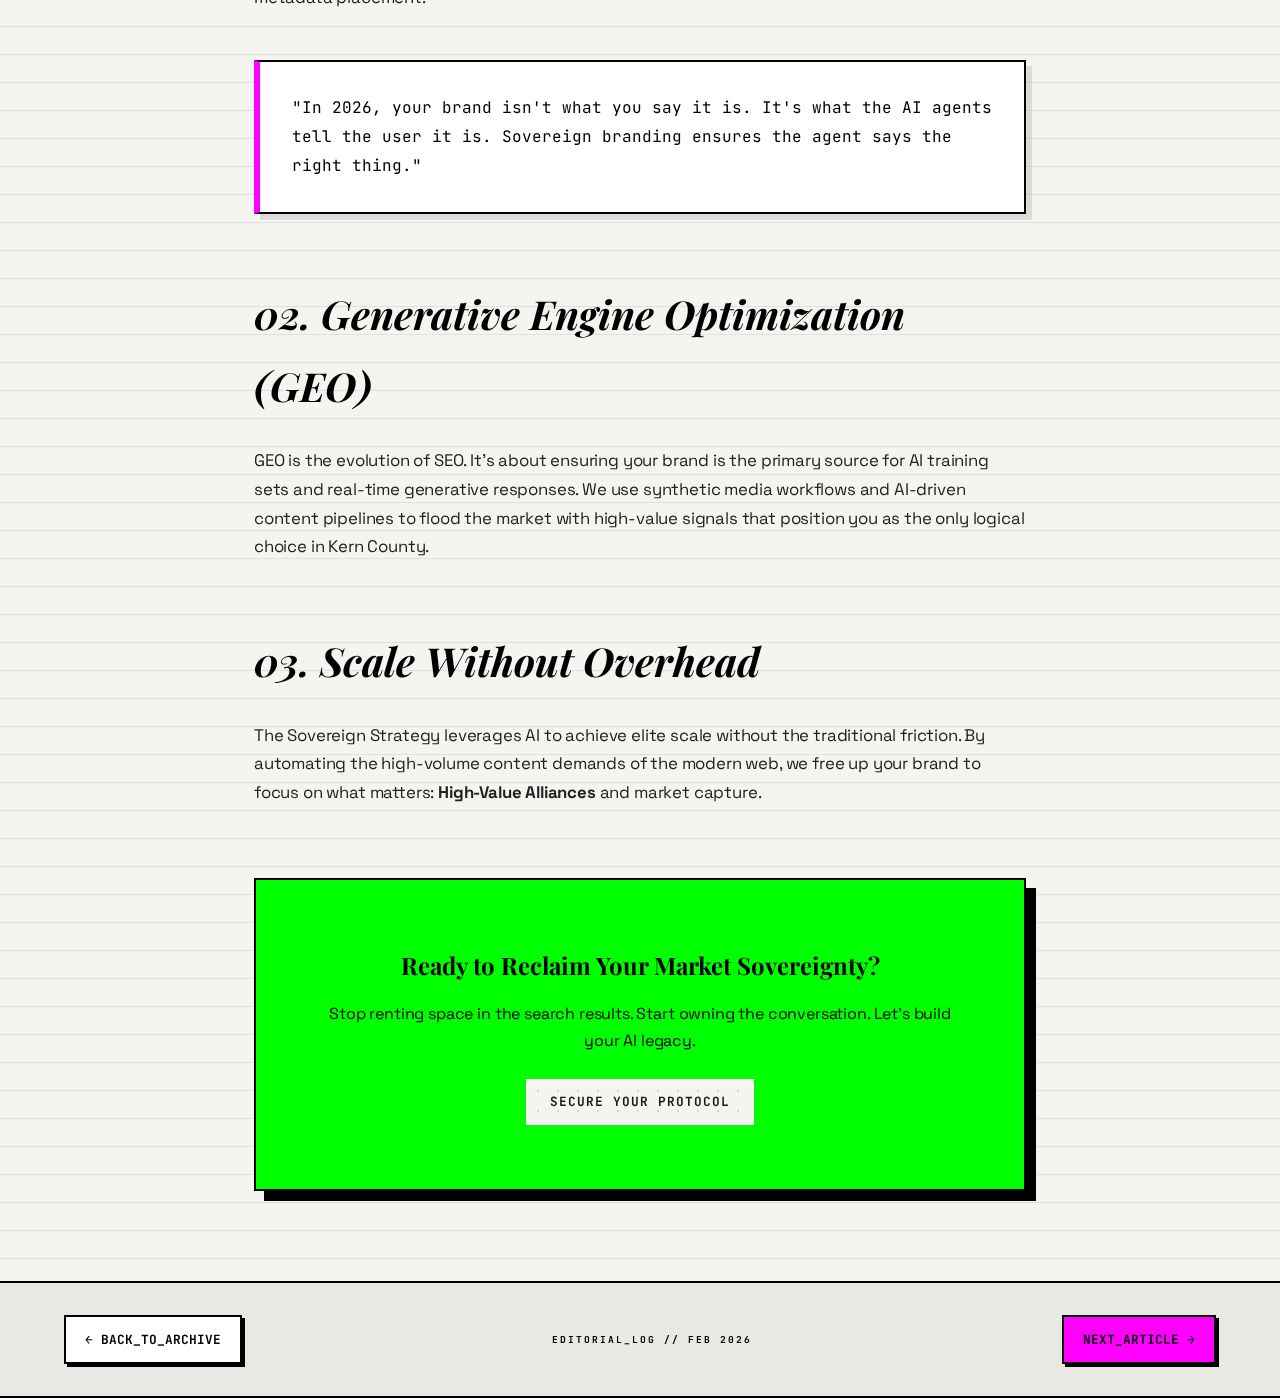
<file: blog/sovereign-strategy.html>
<!DOCTYPE html>
<html lang="en">

<head>
    <meta charset="UTF-8">
    <meta name="viewport" content="width=device-width, initial-scale=1.0">
    <title>Market Dominance Kern County: Elite Branding Strategy | The Agency</title>
    <meta name="description"
        content="Manifest market dominance in Kern County. Learn how The Agency uses elite brand strategy and AI-driven sovereignty to position founders as market leaders.">
    <link rel="stylesheet" href="../style.css">
    <link rel="preconnect" href="https://fonts.googleapis.com">
    <link rel="preconnect" href="https://fonts.gstatic.com" crossorigin>
    <link
        href="https://fonts.googleapis.com/css2?family=JetBrains+Mono:wght@400;700&family=Playfair+Display:ital,wght@0,400;0,900;1,400;1,900&family=Space+Grotesk:wght@300;700&display=swap"
        rel="stylesheet">
    <style>
        body {
            background: #f4f4f0;
            background-image: repeating-linear-gradient(0deg, transparent, transparent 27px, #e0e0e0 27px, #e0e0e0 28px);
            background-attachment: local;
            color: #1a1a1a;
            font-family: var(--font-sans);
            line-height: 1.8;
        }

        .article-container {
            max-width: 900px;
            margin: 0 auto;
            padding: 10vh 5vw;
        }

        .article-header {
            margin-bottom: 5vh;
            border-bottom: 2px solid #000;
            padding-bottom: 3rem;
        }

        .article-meta {
            font-family: var(--font-mono);
            font-size: 0.8rem;
            color: var(--pop-pink);
            margin-bottom: 1rem;
            display: block;
            font-weight: bold;
        }

        .article-title {
            font-family: var(--font-serif);
            font-size: clamp(2.5rem, 8vw, 5rem);
            line-height: 1.1;
            font-weight: 900;
            margin-bottom: 2rem;
            color: #000;
        }

        .featured-img-wrap {
            width: 100%;
            height: 50vh;
            overflow: hidden;
            margin-bottom: 5vh;
            border: 2px solid #000;
            box-shadow: 8px 8px 0 rgba(0, 0, 0, 0.1);
        }

        .featured-img-wrap img {
            width: 100%;
            height: 100%;
            object-fit: cover;
            filter: grayscale(100%) contrast(1.1);
            mix-blend-mode: multiply;
        }

        .article-content {
            font-size: 1.2rem;
            color: #222;
        }

        .article-content h2 {
            color: #000;
            font-family: var(--font-serif);
            font-style: italic;
            font-size: 2.5rem;
            margin-top: 4rem;
            margin-bottom: 1.5rem;
        }

        .article-content p {
            margin-bottom: 2rem;
        }

        .highlight-box {
            background: #fff;
            border: 2px solid #000;
            border-left: 6px solid var(--pop-pink);
            padding: 2rem;
            margin: 3rem 0;
            font-family: var(--font-mono);
            font-size: 1rem;
            color: #000;
            box-shadow: 6px 6px 0 rgba(0, 0, 0, 0.1);
        }

        .back-link {
            display: inline-block;
            margin-bottom: 4rem;
            text-decoration: none;
            color: #000;
            font-family: var(--font-mono);
            font-size: 0.9rem;
            border: 2px solid #000;
            padding: 0.8rem 1.5rem;
            transition: all 0.3s;
            font-weight: bold;
            background: #fff;
            box-shadow: 3px 3px 0 rgba(0, 0, 0, 1);
        }

        .back-link:hover {
            transform: translate(-2px, -2px);
            box-shadow: 5px 5px 0 rgba(0, 0, 0, 1);
        }

        .cta-section {
            margin-top: 8vh;
            padding: 4rem;
            background: var(--pop-lime);
            color: #000;
            text-align: center;
            border: 2px solid #000;
            box-shadow: 10px 10px 0 #000;
        }
    </style>
</head>

<body>
    <div class="article-container">
        <a href="../index.html#blog" class="back-link"
            onclick="if(window.history.length > 1) { window.history.back(); return false; }">&larr; BACK_TO_ARCHIVE</a>

        <header class="article-header">
            <span class="article-meta">FEB 2026 // CASE_FILE_06 // AI_SOVEREIGNTY</span>
            <h1 class="article-title">Manifesting Market Dominance: The Sovereign Strategy.</h1>
        </header>

        <div class="featured-img-wrap">
            <img src="../images/sovereign-strategy.png" alt="Elite Branding Strategy Kern County and Market Dominance">
        </div>

        <main class="article-content">
            <p>The landscape of search is changing. We are moving from a world of "Keywords" to a world of "Answers."
                To dominate in 2026, you don't just need a website; you need a <b>Sovereign AI Strategy</b>.</p>

            <p>At The Agency, we call this <i>Vibe Sovereignity</i>. It's the ability to command authority across all
                digital touchpoints—from traditional search to generative AI assistants. If your brand isn't optimized
                for GEO (Generative Engine Optimization), you're essentially invisible to the next generation of
                consumers.</p>

            <h2>01. The End of the Click</h2>
            <p>Zero-click search is the new reality. Users are getting their answers directly from AI or from the search
                results page. Your branding must be so powerful that even without a click, your <b>Clinical
                    Authority</b> is established. We do this through high-fidelity visual communication and tactical
                metadata placement.</p>

            <div class="highlight-box">
                "In 2026, your brand isn't what you say it is. It's what the AI agents tell the user it is. Sovereign
                branding ensures the agent says the right thing."
            </div>

            <h2>02. Generative Engine Optimization (GEO)</h2>
            <p>GEO is the evolution of SEO. It's about ensuring your brand is the primary source for AI training sets
                and real-time generative responses. We use synthetic media workflows and AI-driven content pipelines to
                flood the market with high-value signals that position you as the only logical choice in Kern County.
            </p>

            <h2>03. Scale Without Overhead</h2>
            <p>The Sovereign Strategy leverages AI to achieve elite scale without the traditional friction. By
                automating the high-volume content demands of the modern web, we free up your brand to focus on what
                matters: <b>High-Value Alliances</b> and market capture.</p>

            <div class="cta-section">
                <h3 style="font-family: var(--font-serif); font-size: 1.5rem; margin-bottom: 0.8rem;">Ready to Reclaim
                    Your
                    Market Sovereignty?</h3>
                <p style="margin-bottom: 1.5rem; font-size: 1rem;">Stop renting space in the search results. Start
                    owning the conversation. Let's build your AI legacy.</p>
                <a href="../index.html#contact-brief"
                    style="background: #f4f4f0; background-image: radial-gradient(#d5d5d5 1px, transparent 0); background-size: 20px 20px; color: #1a1a1a; padding: 0.6rem 1.4rem; text-decoration: none; display: inline-block; font-family: var(--font-mono); font-weight: bold; font-size: 0.8rem; border: 2px solid #fff; letter-spacing: 1px;">SECURE
                    YOUR PROTOCOL</a>
            </div>
        </main>
    </div>

    <!-- BOTTOM ARTICLE NAV -->
    <nav
        style="background: #e8e8e4; border-top: 2px solid #000; border-bottom: 2px solid #000; padding: 2rem 5vw; display: flex; justify-content: space-between; align-items: center; font-family: var(--font-mono); font-size: 0.8rem; font-weight: bold;">
        <a href="../index.html#blog"
            style="color: #000; background: #fff; text-decoration: none; border: 2px solid #000; box-shadow: 3px 3px 0 #000; padding: 0.7rem 1.2rem; transition: all 0.2s; display: flex; align-items: center; gap: 0.5rem;">
            &larr; BACK_TO_ARCHIVE
        </a>
        <span style="color: #000; font-size: 0.6rem; letter-spacing: 2px;">EDITORIAL_LOG // FEB 2026</span>
        <a href="psychology-branding.html"
            style="color: #000; background: var(--pop-pink); text-decoration: none; border: 2px solid #000; box-shadow: 3px 3px 0 #000; padding: 0.7rem 1.2rem; transition: all 0.2s; display: flex; align-items: center; gap: 0.5rem;">
            NEXT_ARTICLE &rarr;
        </a>
    </nav>

    <script>
        window.addEventListener('scroll', () => {
            const img = document.querySelector('.featured-img-wrap img');
            const scrollValue = window.scrollY;
            img.style.transform = `translateY(${scrollValue * 0.2}px)`;
        });
    </script>
</body>

</html>
</file>
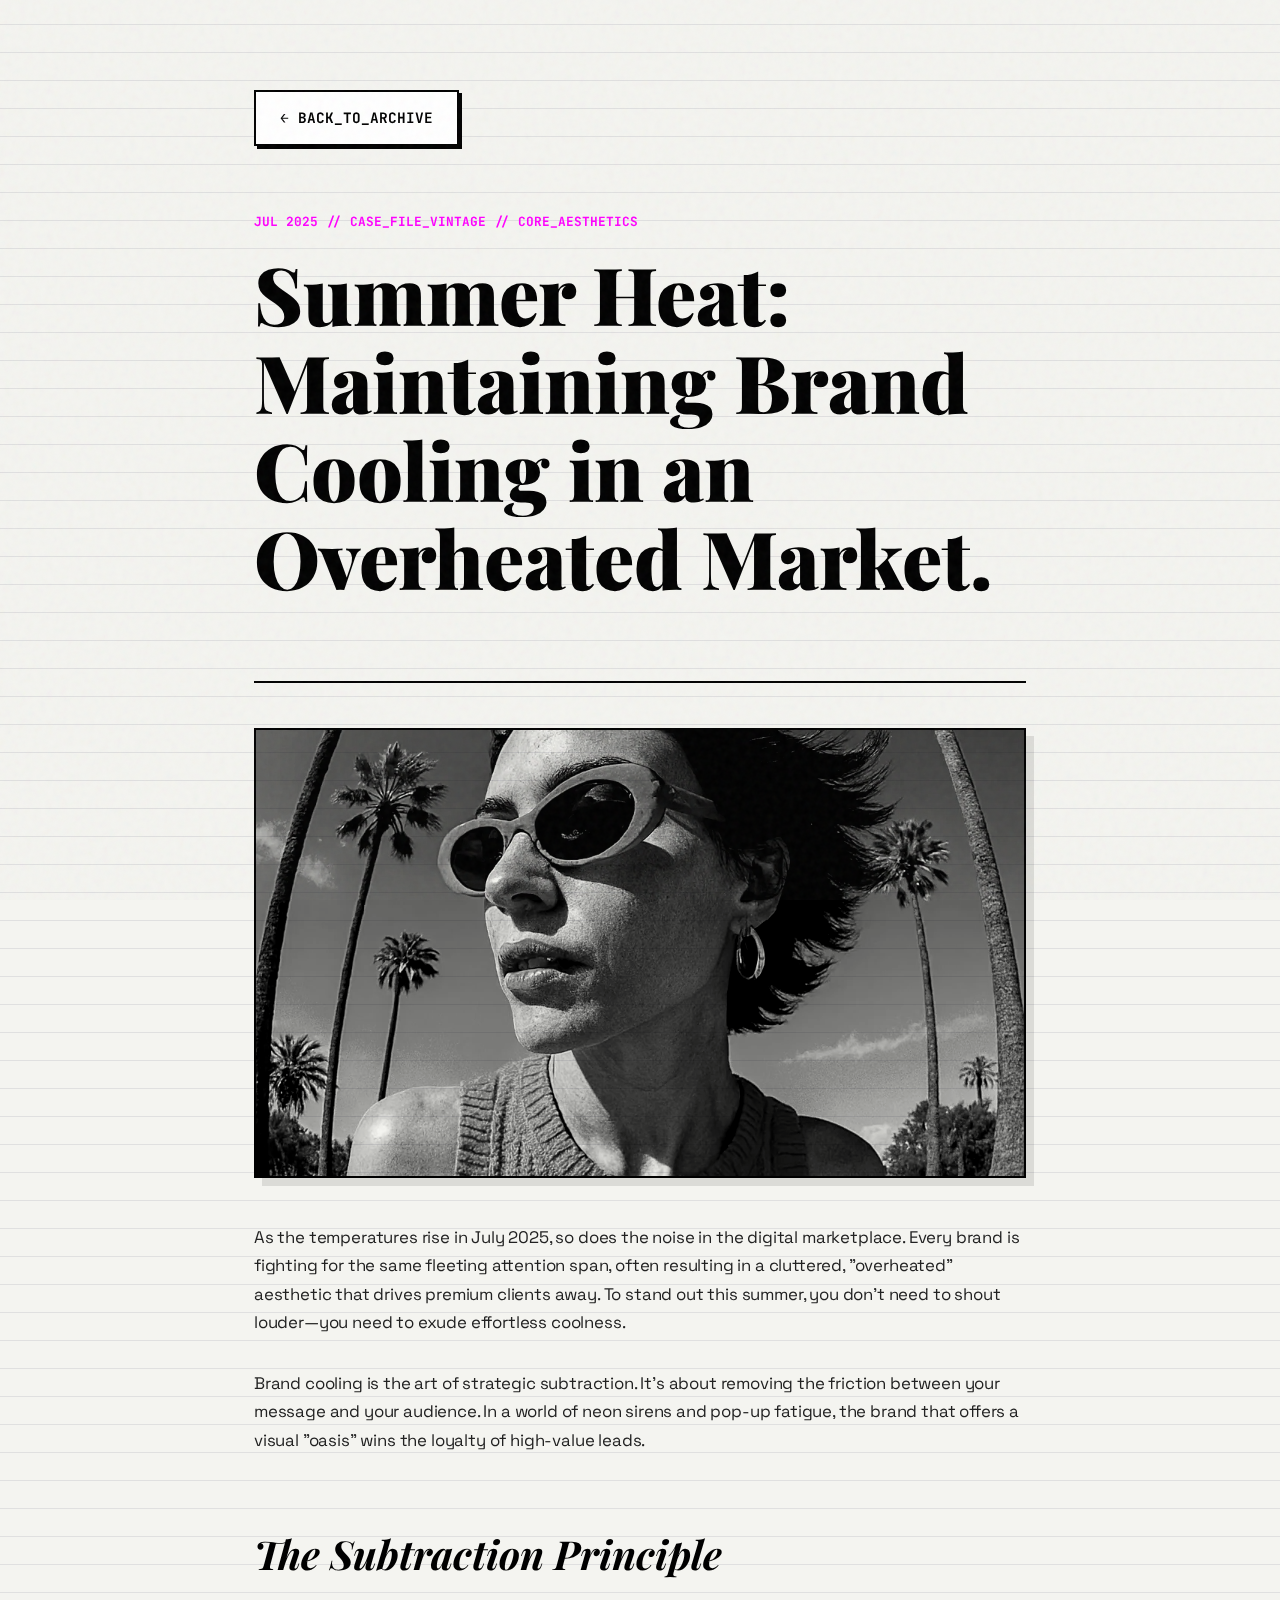
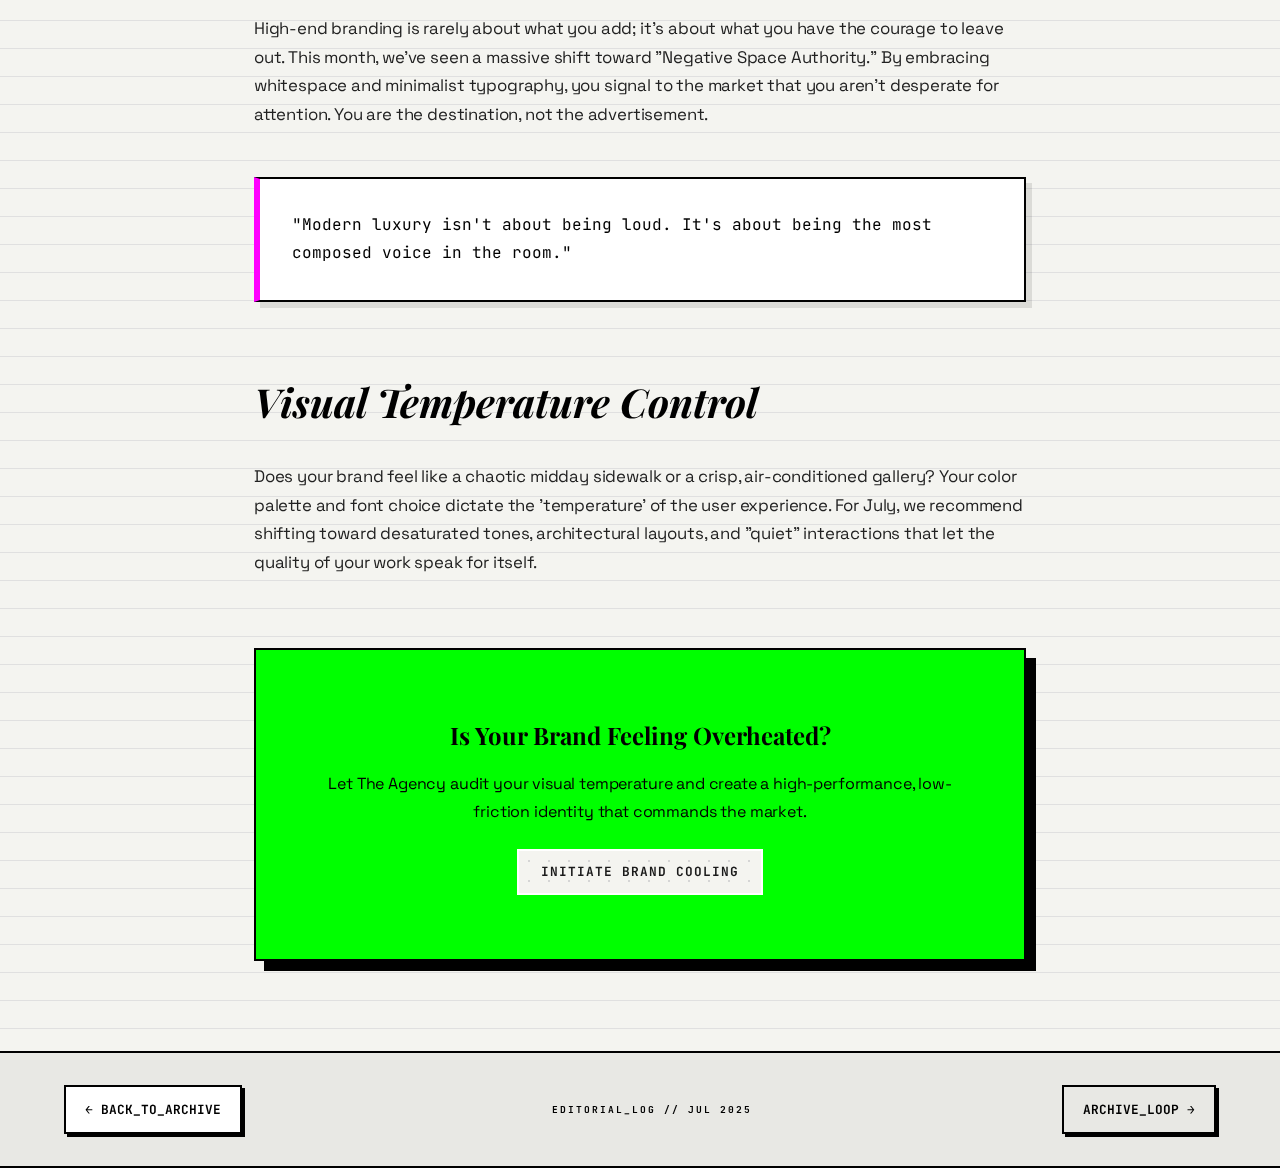
<file: blog/summer-branding.html>
<!DOCTYPE html>
<html lang="en">

<head>
    <meta charset="UTF-8">
    <meta name="viewport" content="width=device-width, initial-scale=1.0">
    <title>Summer Heat: Brand Cooling Strategies | The Agency</title>
    <meta name="description"
        content="In a saturated market, maintaining a 'cool' brand is essential. Explore July 2025's top branding trends and how to stay relevant during the summer heat.">
    <link rel="stylesheet" href="../style.css">
    <link rel="preconnect" href="https://fonts.googleapis.com">
    <link rel="preconnect" href="https://fonts.gstatic.com" crossorigin>
    <link
        href="https://fonts.googleapis.com/css2?family=JetBrains+Mono:wght@400;700&family=Playfair+Display:ital,wght@0,400;0,900;1,400;1,900&family=Space+Grotesk:wght@300;700&display=swap"
        rel="stylesheet">
    <style>
        body {
            background: #f4f4f0;
            background-image: repeating-linear-gradient(0deg, transparent, transparent 27px, #e0e0e0 27px, #e0e0e0 28px);
            background-attachment: local;
            color: #1a1a1a;
            font-family: var(--font-sans);
            line-height: 1.8;
        }

        .article-container {
            max-width: 900px;
            margin: 0 auto;
            padding: 10vh 5vw;
        }

        .article-header {
            margin-bottom: 5vh;
            border-bottom: 2px solid #000;
            padding-bottom: 3rem;
        }

        .article-meta {
            font-family: var(--font-mono);
            font-size: 0.8rem;
            color: var(--pop-pink);
            margin-bottom: 1rem;
            display: block;
            font-weight: bold;
        }

        .article-title {
            font-family: var(--font-serif);
            font-size: clamp(2.5rem, 8vw, 5rem);
            line-height: 1.1;
            font-weight: 900;
            margin-bottom: 2rem;
            color: #000;
        }

        .featured-img-wrap {
            width: 100%;
            height: 50vh;
            overflow: hidden;
            margin-bottom: 5vh;
            border: 2px solid #000;
            box-shadow: 8px 8px 0 rgba(0, 0, 0, 0.1);
        }

        .featured-img-wrap img {
            width: 100%;
            height: 100%;
            object-fit: cover;
            filter: grayscale(100%) contrast(1.1);
            mix-blend-mode: multiply;
        }

        .article-content {
            font-size: 1.2rem;
            color: #222;
        }

        .article-content h2 {
            color: #000;
            font-family: var(--font-serif);
            font-style: italic;
            font-size: 2.5rem;
            margin-top: 4rem;
            margin-bottom: 1.5rem;
        }

        .article-content p {
            margin-bottom: 2rem;
        }

        .highlight-box {
            background: #fff;
            border: 2px solid #000;
            border-left: 6px solid var(--pop-pink);
            padding: 2rem;
            margin: 3rem 0;
            font-family: var(--font-mono);
            font-size: 1rem;
            color: #000;
            box-shadow: 6px 6px 0 rgba(0, 0, 0, 0.1);
        }

        .back-link {
            display: inline-block;
            margin-bottom: 4rem;
            text-decoration: none;
            color: #000;
            font-family: var(--font-mono);
            font-size: 0.9rem;
            border: 2px solid #000;
            padding: 0.8rem 1.5rem;
            transition: all 0.3s;
            font-weight: bold;
            background: #fff;
            box-shadow: 3px 3px 0 rgba(0, 0, 0, 1);
        }

        .back-link:hover {
            transform: translate(-2px, -2px);
            box-shadow: 5px 5px 0 rgba(0, 0, 0, 1);
        }

        .cta-section {
            margin-top: 8vh;
            padding: 4rem;
            background: var(--pop-lime);
            color: #000;
            text-align: center;
            border: 2px solid #000;
            box-shadow: 10px 10px 0 #000;
        }
    </style>
</head>

<body>
    <div class="article-container">
        <a href="../index.html#blog" class="back-link"
            onclick="if(window.history.length > 1) { window.history.back(); return false; }">&larr; BACK_TO_ARCHIVE</a>

        <header class="article-header">
            <span class="article-meta">JUL 2025 // CASE_FILE_VINTAGE // CORE_AESTHETICS</span>
            <h1 class="article-title">Summer Heat: Maintaining Brand Cooling in an Overheated Market.</h1>
        </header>

        <div class="featured-img-wrap">
            <img src="../images/lady and palms.webp" alt="Summer Branding Trends 2025">
        </div>

        <main class="article-content">
            <p>As the temperatures rise in July 2025, so does the noise in the digital marketplace. Every brand is
                fighting for the same fleeting attention span, often resulting in a cluttered, "overheated" aesthetic
                that drives premium clients away. To stand out this summer, you don't need to shout louder—you need to
                exude effortless coolness.</p>

            <p>Brand cooling is the art of strategic subtraction. It's about removing the friction between your message
                and your audience. In a world of neon sirens and pop-up fatigue, the brand that offers a visual "oasis"
                wins the loyalty of high-value leads.</p>

            <h2>The Subtraction Principle</h2>
            <p>High-end branding is rarely about what you add; it's about what you have the courage to leave out.
                This month, we've seen a massive shift toward "Negative Space Authority." By embracing whitespace and
                minimalist typography, you signal to the market that you aren't desperate for attention. You are the
                destination, not the advertisement.</p>

            <div class="highlight-box">
                "Modern luxury isn't about being loud. It's about being the most composed voice in the room."
            </div>

            <h2>Visual Temperature Control</h2>
            <p>Does your brand feel like a chaotic midday sidewalk or a crisp, air-conditioned gallery? Your color
                palette and font choice dictate the 'temperature' of the user experience. For July, we recommend
                shifting toward desaturated tones, architectural layouts, and "quiet" interactions that let the
                quality of your work speak for itself.</p>

            <div class="cta-section">
                <h3 style="font-family: var(--font-serif); font-size: 1.5rem; margin-bottom: 0.8rem;">Is Your Brand
                    Feeling Overheated?</h3>
                <p style="margin-bottom: 1.5rem; font-size: 1rem;">Let The Agency audit your visual temperature and
                    create a high-performance, low-friction identity that commands the market.</p>
                <a href="../index.html#contact-brief"
                    style="background: #f4f4f0; background-image: radial-gradient(#d5d5d5 1px, transparent 0); background-size: 20px 20px; color: #1a1a1a; padding: 0.6rem 1.4rem; text-decoration: none; display: inline-block; font-family: var(--font-mono); font-weight: bold; font-size: 0.8rem; border: 2px solid #fff; letter-spacing: 1px;">INITIATE
                    BRAND COOLING</a>
            </div>
        </main>
    </div>

    <!-- BOTTOM ARTICLE NAV -->
    <nav
        style="background: #e8e8e4; border-top: 2px solid #000; border-bottom: 2px solid #000; padding: 2rem 5vw; display: flex; justify-content: space-between; align-items: center; font-family: var(--font-mono); font-size: 0.8rem; font-weight: bold;">
        <a href="../index.html#blog"
            style="color: #000; background: #fff; text-decoration: none; border: 2px solid #000; box-shadow: 3px 3px 0 #000; padding: 0.7rem 1.2rem; transition: all 0.2s; display: flex; align-items: center; gap: 0.5rem;">
            &larr; BACK_TO_ARCHIVE
        </a>
        <span style="color: #000; font-size: 0.6rem; letter-spacing: 2px;">EDITORIAL_LOG // JUL 2025</span>
        <a href="../index.html#blog"
            style="color: #000; background: var(--pop-blue); text-decoration: none; border: 2px solid #000; box-shadow: 3px 3px 0 #000; padding: 0.7rem 1.2rem; transition: all 0.2s; display: flex; align-items: center; gap: 0.5rem;">
            ARCHIVE_LOOP &rarr;
        </a>
    </nav>

    <script>
        window.addEventListener('scroll', () => {
            const img = document.querySelector('.featured-img-wrap img');
            const scrollValue = window.scrollY;
            img.style.transform = `translateY(${scrollValue * 0.2}px)`;
        });
    </script>
</body>

</html>
</file>
<file: diary/style.css>
/* ════════════════════════════════════════════════
   MY DIGITAL DIARY — stylesheet
   ════════════════════════════════════════════════ */

/* ── TOKENS ── */
:root {
  --bg:          #0d0d0d;
  --surface:     #161616;
  --surface-2:   #1f1f1f;
  --border:      #2a2a2a;
  --accent:      #c8f135;   /* lime pop */
  --accent-dim:  #9db82a;
  --text:        #f0f0f0;
  --text-muted:  #888;
  --danger:      #ff4d4d;
  --radius:      6px;
  --font-serif:  'DM Serif Display', Georgia, serif;
  --font-mono:   'Space Mono', 'Courier New', monospace;
  --shadow:      4px 4px 0 #000;
  --transition:  0.18s ease;
}

/* ── RESET / BASE ── */
*, *::before, *::after { box-sizing: border-box; margin: 0; padding: 0; }

html { scroll-behavior: smooth; }

body {
  background: var(--bg);
  color: var(--text);
  font-family: var(--font-mono);
  font-size: 15px;
  line-height: 1.6;
  min-height: 100dvh;
}

a { color: inherit; text-decoration: none; }

button { cursor: pointer; font-family: inherit; }

input, select, textarea {
  font-family: var(--font-mono);
  font-size: 0.9rem;
  color: var(--text);
  background: var(--surface-2);
  border: 1px solid var(--border);
  border-radius: var(--radius);
  padding: 0.6rem 0.9rem;
  width: 100%;
  outline: none;
  transition: border-color var(--transition), box-shadow var(--transition);
}

input:focus, select:focus, textarea:focus {
  border-color: var(--accent);
  box-shadow: 0 0 0 3px rgba(200, 241, 53, 0.12);
}

input[type="date"] { color-scheme: dark; }

textarea { resize: vertical; }

.hidden { display: none !important; }

/* ── HEADER ── */
.diary-header {
  position: sticky;
  top: 0;
  z-index: 100;
  background: var(--bg);
  border-bottom: 1px solid var(--border);
}

.header-inner {
  max-width: 900px;
  margin: 0 auto;
  padding: 0.9rem 1.5rem;
  display: flex;
  align-items: center;
  justify-content: space-between;
  gap: 1rem;
}

.logo {
  display: flex;
  align-items: center;
  gap: 0.5rem;
  font-size: 1.05rem;
  font-weight: 700;
  letter-spacing: 0.04em;
}

.logo-icon { font-size: 1.4rem; }

.logo-text { color: var(--accent); }

/* ── BUTTONS ── */
.btn-new {
  background: var(--accent);
  color: #000;
  border: 2px solid #000;
  border-radius: var(--radius);
  padding: 0.5rem 1.1rem;
  font-size: 0.8rem;
  font-weight: 700;
  letter-spacing: 0.05em;
  text-transform: uppercase;
  box-shadow: var(--shadow);
  transition: transform var(--transition), box-shadow var(--transition);
}

.btn-new:hover {
  transform: translate(-2px, -2px);
  box-shadow: 6px 6px 0 #000;
}

.btn-back {
  background: transparent;
  color: var(--text-muted);
  border: 1px solid var(--border);
  border-radius: var(--radius);
  padding: 0.4rem 0.9rem;
  font-size: 0.8rem;
  letter-spacing: 0.05em;
  transition: color var(--transition), border-color var(--transition);
}

.btn-back:hover { color: var(--accent); border-color: var(--accent); }

.btn-save {
  background: var(--accent);
  color: #000;
  border: 2px solid #000;
  border-radius: var(--radius);
  padding: 0.6rem 1.5rem;
  font-size: 0.85rem;
  font-weight: 700;
  letter-spacing: 0.05em;
  text-transform: uppercase;
  box-shadow: var(--shadow);
  transition: transform var(--transition), box-shadow var(--transition);
}

.btn-save:hover {
  transform: translate(-2px, -2px);
  box-shadow: 6px 6px 0 #000;
}

.btn-delete {
  background: transparent;
  color: var(--danger);
  border: 1px solid var(--danger);
  border-radius: var(--radius);
  padding: 0.6rem 1.2rem;
  font-size: 0.8rem;
  font-weight: 700;
  letter-spacing: 0.05em;
  text-transform: uppercase;
  transition: background var(--transition), color var(--transition);
}

.btn-delete:hover { background: var(--danger); color: #fff; }

.btn-edit-reader {
  background: transparent;
  color: var(--accent);
  border: 1px solid var(--accent);
  border-radius: var(--radius);
  padding: 0.4rem 0.9rem;
  font-size: 0.8rem;
  letter-spacing: 0.05em;
  transition: background var(--transition), color var(--transition);
}

.btn-edit-reader:hover { background: var(--accent); color: #000; }

/* ── MAIN LAYOUT ── */
.diary-main {
  max-width: 900px;
  margin: 0 auto;
  padding: 2rem 1.5rem 4rem;
}

.view { display: block; }
.view.hidden { display: none !important; }

/* ── TOOLBAR ── */
.toolbar {
  display: flex;
  gap: 0.75rem;
  margin-bottom: 1.5rem;
  flex-wrap: wrap;
}

.search-input { flex: 1; min-width: 200px; }

.mood-filter { width: auto; min-width: 150px; }

/* ── ENTRY LIST ── */
.entry-list {
  display: grid;
  grid-template-columns: repeat(auto-fill, minmax(270px, 1fr));
  gap: 1.1rem;
}

/* ── ENTRY CARD ── */
.entry-card {
  background: var(--surface);
  border: 1px solid var(--border);
  border-radius: var(--radius);
  padding: 1.2rem 1.3rem;
  cursor: pointer;
  transition: transform var(--transition), border-color var(--transition), box-shadow var(--transition);
  box-shadow: 3px 3px 0 #000;
  display: flex;
  flex-direction: column;
  gap: 0.5rem;
}

.entry-card:hover {
  transform: translate(-3px, -3px);
  box-shadow: 6px 6px 0 #000;
  border-color: var(--accent);
}

.card-meta {
  display: flex;
  align-items: center;
  justify-content: space-between;
  gap: 0.5rem;
}

.card-date {
  font-size: 0.72rem;
  color: var(--text-muted);
  letter-spacing: 0.06em;
  text-transform: uppercase;
}

.card-mood { font-size: 1.1rem; }

.card-title {
  font-family: var(--font-serif);
  font-size: 1.1rem;
  line-height: 1.3;
  color: var(--text);
  overflow: hidden;
  display: -webkit-box;
  -webkit-line-clamp: 2;
  -webkit-box-orient: vertical;
}

.card-excerpt {
  font-size: 0.8rem;
  color: var(--text-muted);
  overflow: hidden;
  display: -webkit-box;
  -webkit-line-clamp: 2;
  -webkit-box-orient: vertical;
  line-height: 1.5;
}

.card-tags {
  display: flex;
  flex-wrap: wrap;
  gap: 0.35rem;
  margin-top: 0.25rem;
}

.tag {
  background: var(--surface-2);
  border: 1px solid var(--border);
  border-radius: 3px;
  padding: 0.1rem 0.45rem;
  font-size: 0.68rem;
  color: var(--text-muted);
  text-transform: lowercase;
  letter-spacing: 0.04em;
}

/* ── EMPTY STATE ── */
.empty-state {
  text-align: center;
  padding: 5rem 1rem;
  color: var(--text-muted);
  display: flex;
  flex-direction: column;
  align-items: center;
  gap: 1rem;
}

.empty-icon { font-size: 3rem; }

/* ── EDITOR ── */
.editor-shell {
  max-width: 680px;
  margin: 0 auto;
}

.editor-top {
  display: flex;
  align-items: center;
  justify-content: space-between;
  margin-bottom: 1.8rem;
}

.editor-label {
  font-size: 0.75rem;
  color: var(--text-muted);
  letter-spacing: 0.1em;
  text-transform: uppercase;
}

#entry-form {
  display: flex;
  flex-direction: column;
  gap: 1.2rem;
}

.form-row {
  display: grid;
  grid-template-columns: 1fr 1fr;
  gap: 1rem;
}

.form-group {
  display: flex;
  flex-direction: column;
  gap: 0.4rem;
}

.form-group.grow { flex: 1; }

.form-group label {
  font-size: 0.72rem;
  letter-spacing: 0.08em;
  text-transform: uppercase;
  color: var(--text-muted);
}

.hint { font-size: 0.65rem; color: var(--text-muted); }

.word-count {
  font-size: 0.7rem;
  color: var(--text-muted);
  text-align: right;
  margin-top: 0.25rem;
}

.form-actions {
  display: flex;
  align-items: center;
  justify-content: flex-end;
  gap: 0.75rem;
  padding-top: 0.5rem;
  border-top: 1px solid var(--border);
}

/* ── READER ── */
.reader-shell {
  max-width: 680px;
  margin: 0 auto;
}

.reader-top {
  display: flex;
  align-items: center;
  justify-content: space-between;
  margin-bottom: 2rem;
}

.reader-content {
  display: flex;
  flex-direction: column;
  gap: 1rem;
}

.reader-meta {
  display: flex;
  align-items: center;
  gap: 1rem;
  font-size: 0.78rem;
  color: var(--text-muted);
  letter-spacing: 0.06em;
}

.reader-mood { font-size: 1.4rem; }

.reader-title {
  font-family: var(--font-serif);
  font-size: 2rem;
  line-height: 1.2;
  font-weight: 400;
  font-style: italic;
}

.reader-tags { display: flex; flex-wrap: wrap; gap: 0.4rem; }

.reader-divider {
  border: none;
  border-top: 1px solid var(--border);
  margin: 0.5rem 0;
}

.reader-body {
  font-size: 0.95rem;
  line-height: 1.9;
  color: var(--text);
  white-space: pre-wrap;
  word-break: break-word;
}

/* ── TOAST ── */
.toast {
  position: fixed;
  bottom: 2rem;
  left: 50%;
  transform: translateX(-50%);
  background: var(--surface-2);
  border: 1px solid var(--accent);
  color: var(--accent);
  padding: 0.7rem 1.5rem;
  border-radius: var(--radius);
  font-size: 0.82rem;
  letter-spacing: 0.05em;
  box-shadow: var(--shadow);
  z-index: 9999;
  white-space: nowrap;
  animation: toast-in 0.2s ease;
}

@keyframes toast-in {
  from { opacity: 0; transform: translateX(-50%) translateY(8px); }
  to   { opacity: 1; transform: translateX(-50%) translateY(0); }
}

/* ── CONFIRM DIALOG ── */
.dialog-overlay {
  position: fixed;
  inset: 0;
  background: rgba(0,0,0,0.7);
  z-index: 9000;
  display: flex;
  align-items: center;
  justify-content: center;
  padding: 1rem;
}

.dialog-box {
  background: var(--surface);
  border: 1px solid var(--border);
  border-radius: var(--radius);
  padding: 2rem;
  max-width: 360px;
  width: 100%;
  box-shadow: 6px 6px 0 #000;
  display: flex;
  flex-direction: column;
  gap: 1.5rem;
}

.dialog-box p { font-size: 0.9rem; line-height: 1.5; }

.dialog-actions {
  display: flex;
  gap: 0.75rem;
  justify-content: flex-end;
}

.btn-cancel {
  background: transparent;
  color: var(--text-muted);
  border: 1px solid var(--border);
  border-radius: var(--radius);
  padding: 0.5rem 1rem;
  font-size: 0.8rem;
  font-family: inherit;
  transition: color var(--transition), border-color var(--transition);
}

.btn-cancel:hover { color: var(--text); border-color: var(--text); }

.btn-confirm-delete {
  background: var(--danger);
  color: #fff;
  border: none;
  border-radius: var(--radius);
  padding: 0.5rem 1rem;
  font-size: 0.8rem;
  font-family: inherit;
  font-weight: 700;
  transition: opacity var(--transition);
}

.btn-confirm-delete:hover { opacity: 0.85; }

/* ── RESPONSIVE ── */
@media (max-width: 520px) {
  .form-row { grid-template-columns: 1fr; }
  .entry-list { grid-template-columns: 1fr; }
  .reader-title { font-size: 1.5rem; }
  .header-inner { padding: 0.75rem 1rem; }
  .diary-main { padding: 1.5rem 1rem 3rem; }
}
</file>
<file: style.css>
/* ✦ THE AGENCY — MOCKUP REPLICATION ✦ */
@import url('https://fonts.googleapis.com/css2?family=Playfair+Display:ital,wght@1,900&family=JetBrains+Mono:wght@400;700&family=Space+Grotesk:wght@300;400;700&display=swap');

:root {
    --bg-paper: #F8F8F8;
    --text-primary: #000000;
    --pop-pink: #FF00FF;
    --pop-green: #008000;
    --pop-aqua: #008080;
    --pop-lime: #00FF00;
    --pop-orange: #ff6600;
    --font-serif: 'Playfair Display', serif;
    --font-mono: 'JetBrains Mono', monospace;
    --font-sans: 'Space Grotesk', sans-serif;
    --radius: 0;
}

/* UTIL: LINE CLAMP */
.line-clamp-1 {
    display: -webkit-box;
    -webkit-line-clamp: 1;
    -webkit-box-orient: vertical;
    overflow: hidden;
    line-clamp: 1;
}

.line-clamp-2 {
    display: -webkit-box;
    -webkit-line-clamp: 2;
    -webkit-box-orient: vertical;
    overflow: hidden;
    line-clamp: 2;
}

.line-clamp-3 {
    display: -webkit-box;
    -webkit-line-clamp: 3;
    -webkit-box-orient: vertical;
    overflow: hidden;
    line-clamp: 3;
}

/* BG VIDEO UTILS */
.video-bg-container {
    position: absolute;
    top: 0;
    left: 0;
    width: 100%;
    height: 100%;
    z-index: 0;
    overflow: hidden;
    pointer-events: none;
}

.video-bg-container video {
    width: 100%;
    height: 100%;
    object-fit: cover;
    filter: brightness(0.4) saturate(0.8);
}

.video-bg-overlay {
    position: absolute;
    top: 0;
    left: 0;
    width: 100%;
    height: 100%;
    background: radial-gradient(circle, rgba(0, 0, 0, 0.2) 0%, rgba(0, 0, 0, 0.8) 100%);
    z-index: 1;
}

/* Ensure content sits above video */
.video-bg-content {
    position: relative;
    z-index: 2;
}

/* GRAPH PAPER BACKGROUND */
.bg-graph {
    background-color: #ffffff;
    background-image:
        linear-gradient(rgba(0, 0, 0, 0.05) 1px, transparent 1px),
        linear-gradient(90deg, rgba(0, 0, 0, 0.05) 1px, transparent 1px);
    background-size: 20px 20px;
}

.bg-graph-dark {
    background-color: #070707;
    background-image:
        linear-gradient(rgba(255, 255, 255, 0.03) 1px, transparent 1px),
        linear-gradient(90deg, rgba(255, 255, 255, 0.03) 1px, transparent 1px);
    background-size: 30px 30px;
}

/* DESIGNER ANNOTATIONS */
.annotation-graphic {
    position: absolute;
    pointer-events: none;
    z-index: 10;
    font-family: var(--font-mono);
    font-size: 0.8rem;
    color: var(--pop-pink);
    mix-blend-mode: difference;
}

.arrow-vector {
    width: 60px;
    height: 60px;
    fill: none;
    stroke: currentColor;
    stroke-width: 2;
    transform: rotate(-15deg);
}

/* PARALLAX UTILITY */
.parallax-layer {
    will-change: transform;
    transition: transform 0.1s ease-out;
}

/* NOISE OVERLAY */
body::after {
    content: '';
    position: fixed;
    inset: 0;
    pointer-events: none;
    z-index: 10001;
    opacity: 0.05;
    background: url('data:image/svg+xml,<svg viewBox="0 0 200 200" xmlns="http://www.w3.org/2000/svg"><filter id="noiseFilter"><feTurbulence type="fractalNoise" baseFrequency="0.65" numOctaves="3" stitchTiles="stitch"/></filter><rect width="100%" height="100%" filter="url(%23noiseFilter)"/></svg>');
}

/* CINEMATIC PRELOADER */
.preloader {
    position: fixed;
    inset: 0;
    background: #000;
    z-index: 10000;
    display: flex;
    align-items: center;
    justify-content: center;
    flex-direction: column;
    overflow: hidden;
    transition: clip-path 1.2s cubic-bezier(1, 0, 0, 1);
    clip-path: inset(0 0 0 0);
}

.preloader.finish {
    clip-path: inset(0 0 100% 0);
}

.scanlines {
    position: absolute;
    inset: 0;
    background: linear-gradient(to bottom,
            transparent 50%,
            rgba(208, 255, 0, 0.05) 51%);
    background-size: 100% 4px;
    z-index: 10001;
    pointer-events: none;
    animation: scanline 10s linear infinite;
}

@keyframes scanline {
    0% {
        transform: translateY(0);
    }

    100% {
        transform: translateY(8px);
    }
}

.animated-gradient {
    background: linear-gradient(90deg, #008080, #000080, #C0C0C0, #008080);
    background-size: 200% auto;
    color: transparent !important;
    -webkit-background-clip: text !important;
    background-clip: text !important;
    -webkit-text-fill-color: transparent !important;
    animation: gradientCycle 12s linear infinite;
}

@keyframes gradientCycle {
    0% {
        background-position: 0% center;
    }

    100% {
        background-position: 400% center;
    }
}

@keyframes float {

    0%,
    100% {
        transform: translateY(0) rotate(0);
    }

    50% {
        transform: translateY(-15px) rotate(2deg);
    }
}

@keyframes fishFloat {
    0% {
        transform: translateX(0) translateY(0) rotate(0deg);
    }

    20% {
        transform: translateX(12px) translateY(-8px) rotate(2deg);
    }

    40% {
        transform: translateX(6px) translateY(-15px) rotate(1deg);
    }

    60% {
        transform: translateX(-10px) translateY(-8px) rotate(-2deg);
    }

    80% {
        transform: translateX(-5px) translateY(4px) rotate(-1deg);
    }

    100% {
        transform: translateX(0) translateY(0) rotate(0deg);
    }
}

@keyframes fishFloatReverse {
    0% {
        transform: translateX(0) translateY(0) rotate(0deg);
    }

    20% {
        transform: translateX(-12px) translateY(-6px) rotate(-2deg);
    }

    40% {
        transform: translateX(-8px) translateY(-12px) rotate(-3deg);
    }

    60% {
        transform: translateX(9px) translateY(-5px) rotate(2deg);
    }

    80% {
        transform: translateX(4px) translateY(5px) rotate(1deg);
    }

    100% {
        transform: translateX(0) translateY(0) rotate(0deg);
    }
}

@keyframes bubbleRise {
    0% {
        transform: translateY(0) scale(1);
        opacity: 0.5;
    }

    100% {
        transform: translateY(-80px) scale(0.3);
        opacity: 0;
    }
}

/* Fish going right — face right naturally (emoji default) */
.fish-float {
    display: inline-block;
    animation: fishFloat 8s ease-in-out infinite;
}

/* Fish going left — flip horizontally so they face left */
.fish-float-alt {
    display: inline-block;
    animation: fishFloatReverse 10s ease-in-out infinite;
}

.boot-center-brand {
    text-align: center;
    z-index: 10002;
    position: relative;
}

.boot-logo {
    font-size: 8vw;
    color: var(--pop-lime);
    margin-bottom: 2rem;
    letter-spacing: -0.05em;
    opacity: 0;
    transform: scale(0.9);
    animation: bootReveal 1s cubic-bezier(0.16, 1, 0.3, 1) forwards;
}

@keyframes bootReveal {
    to {
        opacity: 1;
        transform: scale(1);
    }
}

.boot-progress-wrap {
    width: 300px;
    height: 2px;
    background: rgba(255, 255, 255, 0.1);
    margin: 0 auto 1.5rem;
    position: relative;
    overflow: hidden;
}

.boot-progress-bar {
    position: absolute;
    left: 0;
    top: 0;
    height: 100%;
    width: 0%;
    background: var(--pop-lime);
    box-shadow: 0 0 15px var(--pop-lime);
    transition: width 0.3s ease;
}

.boot-status {
    font-size: 0.6rem;
    color: var(--pop-pink);
    letter-spacing: 0.4em;
    animation: pulseStatus 2s infinite;
}

@keyframes pulseStatus {

    0%,
    100% {
        opacity: 0.5;
    }

    50% {
        opacity: 1;
    }
}

.boot-logs-side {
    position: absolute;
    bottom: 5vh;
    left: 5vw;
    font-family: var(--font-mono);
    font-size: 0.6rem;
    color: rgba(255, 255, 255, 0.3);
    text-transform: uppercase;
    line-height: 2;
    z-index: 10002;
}

.boot-logs-side div {
    animation: logSlide 0.5s ease-out forwards;
}

@keyframes logSlide {
    0% {
        transform: translateX(-10px);
        opacity: 0;
    }

    100% {
        transform: translateX(0);
        opacity: 1;
    }
}

/* TYPOGRAPHY */

*,
*::before,
*::after {
    box-sizing: border-box;
    margin: 0;
    padding: 0;
}

body,
html {
    margin: 0 !important;
    padding: 0 !important;
    background-color: var(--bg-paper);
    color: var(--text-primary);
    font-family: var(--font-sans);
    line-height: 1.2;
    overflow-x: clip;
    cursor: crosshair;
}

/* HALFTONE TEXT & IMAGE EFFECT */
.halftone-text {
    font-family: var(--font-serif);
    font-style: italic;
    font-weight: 900;
    line-height: 0.85;
    padding-top: 0.1em;
    padding-bottom: 0.15em;
    letter-spacing: -0.04em;
    -webkit-mask-image: radial-gradient(circle, #000 1.5px, transparent 1.5px);
    mask-image: radial-gradient(circle, #000 1.5px, transparent 1.5px);
    -webkit-mask-size: 4px 4px;
    mask-size: 4px 4px;
}

/* ── DESKTOP TYPOGRAPHY BOOST ──────────────────── */
@media (min-width: 900px) {

    h1.halftone-text,
    .pixel-header {
        font-size: clamp(4rem, 10vw, 9rem) !important;
        line-height: 0.8 !important;
        white-space: normal !important;
    }

    h2.halftone-text,
    #booking-terminal h2 {
        font-size: clamp(2.5rem, 4.5vw, 5rem) !important;
        line-height: 0.85 !important;
    }

    h3.halftone-text,
    .mock-card h3,
    .horizontal-item h3,
    .protocol-row h3,
    .case-card h3,
    .horoscopes-col h2,
    .oracle-col h2,
    .blog-post h3 {
        font-size: clamp(2rem, 3.5vw, 4rem) !important;
        line-height: 0.9 !important;
    }
}

.animated-gradient {
    background: linear-gradient(90deg, #008080, #000080, #C0C0C0, #008080);
    background-size: 200% auto;
    color: transparent !important;
    -webkit-background-clip: text !important;
    background-clip: text !important;
    -webkit-text-fill-color: transparent !important;
    animation: gradientCycle 8s linear infinite;
}

@keyframes gradientCycle {
    0% {
        background-position: 0% center;
    }

    100% {
        background-position: 400% center;
    }
}

.pixel-header {
    font-size: clamp(3rem, 8vw, 6rem);
    text-transform: uppercase;
}

.mono-label {
    font-family: var(--font-mono);
    text-transform: uppercase;
    font-size: 0.75rem;
    letter-spacing: 0.2em;
    font-weight: 700;
}

/* GLOBAL BODY TEXT IMPROVEMENTS */
p {
    font-family: var(--font-sans);
    line-height: 1.7;
    letter-spacing: -0.01em;
    font-size: 1.05rem;
    color: inherit;
}

/* Utility for actual readable body paragraphs */
.body-text {
    font-family: var(--font-sans) !important;
    text-transform: none !important;
    letter-spacing: normal !important;
    line-height: 1.8 !important;
    font-weight: 400 !important;
    font-size: 1rem !important;
}

.chapter-mark {
    font-family: var(--font-mono);
    font-size: 0.8rem;
    color: var(--pop-pink);
    border-bottom: 1px solid var(--pop-pink);
    padding-bottom: 0.5rem;
    margin-bottom: 2rem;
    display: inline-block;
}

/* LAYOUT SECTIONS */
section {
    min-height: 100vh;
    padding: 10vh 5vw;
    display: flex;
    flex-direction: column;
    justify-content: center;
    position: relative;
    overflow: hidden;
    /* Added containment */
}

.hero-section {
    padding: 0 !important;
    margin: 0 !important;
    display: flex;
    flex-direction: column;
}

.sticky-container {
    position: relative;
    /* Cleaned up old stickiness */
}

/* REVEAL ANIMATIONS */
.reveal {
    opacity: 0;
    transform: translateY(30px);
    transition: all 0.8s cubic-bezier(0.16, 1, 0.3, 1);
}

.reveal.active {
    opacity: 1;
    transform: translateY(0);
}

/* BLEND MODES */
.blend-difference {
    mix-blend-mode: difference;
    color: #fff;
}

.blend-exclusion {
    mix-blend-mode: exclusion;
    color: #fff;
}

.blend-screen {
    mix-blend-mode: screen;
}

.blend-overlay {
    mix-blend-mode: overlay;
}

/* CARDS & MODULES */
.mock-card {
    background: #fff;
    border: 1px solid rgba(0, 0, 0, 0.08);
    padding: 2.5rem;
    position: relative;
    height: 100%;
    display: flex;
    flex-direction: column;
}

.mock-card-header {
    border-bottom: 1px solid rgba(0, 0, 0, 0.05);
    padding-bottom: 1.5rem;
    margin-bottom: 2rem;
    display: flex;
    justify-content: space-between;
    align-items: flex-start;
}

/* HALFTONE IMAGE TREATMENT */
.halftone-img-wrap {
    position: relative;
    overflow: hidden;
    background: #000;
}

.halftone-img-wrap img {
    width: 100%;
    height: 100%;
    object-fit: cover;
    object-position: center 25%;
    opacity: 0.7;
    /* Louder grayscale base */
    filter: contrast(1.1) grayscale(100%);
    transition: all 0.6s cubic-bezier(0.16, 1, 0.3, 1);
    -webkit-mask-image: radial-gradient(circle, #000 1.2px, transparent 1.2px);
    mask-image: radial-gradient(circle, #000 1.2px, transparent 1.2px);
    -webkit-mask-size: 3px 3px;
    mask-size: 3px 3px;
}

/* Core Systems / Horizontal Items: Hover to Color */
.horizontal-item:hover .halftone-img-wrap img,
.horizontal-item:active .halftone-img-wrap img,
.horizontal-item:focus-within .halftone-img-wrap img {
    opacity: 1;
    filter: contrast(1) grayscale(0%);
}

/* HOLOGRAPHIC GRID BACKGROUND -> WINDOWS 95 TEAL/NAVY */
.bg-grid-holo {
    background: linear-gradient(120deg, #008080, #000080, #800080, #008080);
    background-size: 400% 400%;
    animation: holoFlow 15s ease infinite;
    position: relative;
}

.bg-grid-holo::after {
    content: '';
    position: absolute;
    inset: 0;
    pointer-events: none;
    background-image:
        linear-gradient(rgba(255, 255, 255, 0.1) 1px, transparent 1px),
        linear-gradient(90deg, rgba(255, 255, 255, 0.1) 1px, transparent 1px);
    background-size: 50px 50px;
    z-index: 0;
}

@keyframes holoFlow {
    0% {
        background-position: 0% 50%;
    }

    50% {
        background-position: 100% 50%;
    }

    100% {
        background-position: 0% 50%;
    }
}

/* MARQUEE SYSTEM */
.marquee-wrap {
    background: var(--pop-lime);
    color: #000;
    padding: 0.6rem 0;
    overflow: hidden;
    white-space: nowrap;
    border-top: 2px solid #000;
    border-bottom: 2px solid #000;
    z-index: 50;
}

.marquee-content {
    display: inline-block;
    animation: marquee 40s linear infinite;
    font-family: var(--font-mono);
    font-weight: 700;
    font-size: 0.95rem;
}

.marquee-content span {
    margin-right: 5rem;
}

@keyframes marquee {
    0% {
        transform: translateX(0);
    }

    100% {
        transform: translateX(-50%);
    }
}

/* HORIZONTAL PINNING SYSTEM */
.horizontal-scroll-section {
    position: relative;
    height: 800vh;
}

.horizontal-sticky {
    position: sticky;
    top: 0;
    height: 100vh;
    width: 100vw;
    display: flex;
    align-items: center;
    overflow: hidden;
    background: #000;
    z-index: 5;
}

.horizontal-track {
    display: flex;
    gap: 10vw;
    padding-left: 40vw;
    padding-right: 50vw;
    will-change: transform;
    position: relative;
    z-index: 10;
}

/* ADAPTIVE BUTTONS */
.btn-premium,
.btn-elite-submit,
.btn-card-action {
    --btn-padding: clamp(0.9rem, 1.8vw, 1.3rem) clamp(1.2rem, 3vw, 2.5rem);
    --btn-font: clamp(0.75rem, 1.4vw, 0.95rem);
    padding: var(--btn-padding);
    font-size: var(--btn-font);
    cursor: pointer;
    text-decoration: none;
    text-align: center;
    width: fit-content;
    min-width: 200px;
    max-width: 100%;
    display: inline-flex;
    align-items: center;
    justify-content: center;
    white-space: normal;
    word-break: break-word;
}

.horizontal-item {
    flex: 0 0 clamp(300px, 28vw, 450px);
    height: auto;
}

@media (max-width: 1024px) {
    .horizontal-item {
        flex: 0 0 55vw;
    }
}

@media (max-width: 768px) {

    /* ─── GLOBAL ─── */
    *,
    *::before,
    *::after {
        box-sizing: border-box;
    }

    body,
    html {
        overflow-x: clip !important;
        max-width: 100vw !important;
        cursor: auto;
        word-break: normal;
        overflow-wrap: break-word;
        background-color: var(--bg-paper) !important;
    }

    /* ─── TYPOGRAPHY FIXES FOR MOBILE ─── */
    .halftone-text {
        word-break: break-word !important;
    }

    h1.halftone-text,
    .pixel-header {
        font-size: clamp(2.5rem, 15vw, 4.5rem) !important;
        white-space: normal !important;
        line-height: 0.9 !important;
    }

    h2.halftone-text,
    #booking-terminal h2.halftone-text {
        font-size: clamp(1.6rem, 7vw, 2.5rem) !important;
        line-height: 1 !important;
        word-break: break-word !important;
    }

    h3.halftone-text,
    .mock-card h3,
    .horizontal-item h3 {
        font-size: clamp(1.4rem, 5vw, 2rem) !important;
        line-height: 1.1 !important;
    }

    header[role="banner"] a .halftone-text {
        font-size: clamp(1.6rem, 8vw, 3rem) !important;
        line-height: 0.9 !important;
    }

    .marquee-wrap .marquee-content {
        font-size: 0.9rem !important;
        padding: 8px 0 !important;
    }

    #vibe-check-modal b,
    #welcome-doc-modal h2,
    #vibe-check-modal div {
        word-break: break-word !important;
    }

    #vibe-check-modal,
    #welcome-doc-modal,
    .dialog-box,
    .window-modal {
        width: 90% !important;
        max-width: 400px !important;
        max-height: 80vh !important;
        overflow-y: auto !important;
        margin: 0 auto !important;
        left: 5% !important;
        right: auto !important;
        box-sizing: border-box !important;
    }

    /* ─── HERO ─── */
    .hero-section {
        height: auto !important;
        /* Allow growth on small screens */
        min-height: 100vh !important;
    }

    .hero-section .bg-graph {
        grid-template-columns: 1fr !important;
        /* Stack cards */
    }

    /* Tighter padding for mobile */
    .hero-section .mock-card {
        padding: 2rem !important;
    }

    /* Credits row (position:absolute;bottom:0 in HTML) — bring back into flow */
    .hero-section .bg-graph {
        position: relative !important;
        bottom: auto !important;
        width: 100% !important;
        grid-template-columns: repeat(2, 1fr) !important;
    }

    /* Tighter padding inside hero credits so 888 has room to breathe */
    .hero-section .bg-graph .mock-card {
        padding: 1rem !important;
    }

    /* Reduce the big gap below the label (DESIGNED BY: etc.) in credits */
    .hero-section .bg-graph .mock-card-header {
        padding-bottom: 0.4rem !important;
        margin-bottom: 0.5rem !important;
    }

    /* ─── NAV HEADER ─── */
    header {
        position: relative !important;
        display: flex !important;
        flex-direction: row !important;
        align-items: center !important;
        justify-content: space-between !important;
        text-align: left !important;
        padding: 1rem 5vw !important;
        width: 100% !important;
    }

    #magazine-time {
        position: relative !important;
        left: auto !important;
        top: auto !important;
        transform: none !important;
        margin-bottom: 0;
        display: none !important;
        /* hide on mobile to save space */
    }

    /* ─── HORIZONTAL SCROLL → VERTICAL STACK ─── */
    .horizontal-scroll-section {
        height: auto !important;
    }

    .horizontal-sticky {
        position: relative !important;
        height: auto !important;
        width: 100% !important;
        overflow: visible !important;
        display: block !important;
        padding: 0 !important;
    }

    .chapter-header-wrap {
        position: relative !important;
        top: auto !important;
        left: auto !important;
        width: 100% !important;
        padding: 4vh 5vw 2vh !important;
    }

    .horizontal-track {
        padding-left: 0 !important;
        padding-right: 0 !important;
        flex-direction: column !important;
        gap: 0 !important;
        transform: none;
        width: 100% !important;
    }

    .horizontal-item {
        flex: 1 1 auto !important;
        width: 100% !important;
        height: auto !important;
        min-height: unset !important;
    }

    .mock-card {
        padding: 2rem;
    }

    /* ─── SHOWREEL SECTION ─── */
    /* Stack 3-up video grid to single column on mobile */
    #showreel .video-grid-3up {
        grid-template-columns: 1fr !important;
    }

    /* ─── CASE STUDIES ─── */
    .desktop-case-grid {
        grid-template-columns: 1fr !important;
        padding: 2rem 5vw !important;
    }

    .case-card {
        margin-top: 0 !important;
        padding: 2rem !important;
        min-height: auto !important;
    }

    /* ─── PROTOCOL / WHAT TO EXPECT ─── */
    #protocol>div {
        grid-template-columns: 1fr !important;
    }

    /* ─── COSMIC HUB ─── */
    .fun-addons-container {
        grid-template-columns: 1fr !important;
    }

    .horoscopes-col {
        border-right: none !important;
        border-bottom: 1px solid #222;
    }

    .horoscope-grid {
        grid-template-columns: repeat(3, 1fr) !important;
    }

    .horoscope-card {
        padding: 0.8rem !important;
        aspect-ratio: 1;
    }

    .ailment-item {
        font-size: 1.3rem !important;
    }

    /* ─── FRANK WINDOW ─── */
    #frank-container {
        height: auto !important;
        padding-bottom: 50px;
    }

    .frank-window {
        width: 90% !important;
        max-width: 300px;
        left: 50% !important;
        transform: translateX(-50%) !important;
        position: relative !important;
        top: auto !important;
    }

    /* ─── CLIPPY GLOBAL POPUP ─── */
    #clippy-global-popup {
        width: 220px !important;
        right: 0.5rem !important;
        transform: scale(0.9);
        transform-origin: bottom right;
    }

    /* ─── BLOG / EDITORIAL ─── */
    .blog-grid {
        grid-template-columns: 1fr !important;
    }

    /* ─── SOCIAL WIDGET (Instagram) ─── */
    .social-widget-container {
        padding: 2vh 2vw !important;
        min-height: 300px !important;
    }

    /* ─── CLUBHOUSE GRID ─── */
    .clubhouse-grid {
        grid-template-columns: 1fr !important;
    }

    .club-card {
        padding: 2.5rem !important;
        min-height: auto !important;
    }

    .club-card h3 {
        font-size: 2rem !important;
    }

    /* ─── SOCIAL PROOF TOAST ─── */
    .social-proof-toast {
        width: 90vw !important;
        left: 5vw !important;
        right: 5vw !important;
        bottom: 1rem !important;
    }

    /* ─── BOOKING TERMINAL (EXIT SECTION) ─── */
    .exit-section {
        padding: 10vh 5vw !important;
    }

    #booking-terminal h2 {
        font-size: clamp(2.5rem, 12vw, 5rem) !important;
        line-height: 1 !important;
    }

    #booking-terminal .reveal>div[style*="border: 3px solid #00ff00"] {
        padding: 1.5rem 1rem !important;
        margin: 2rem auto !important;
    }

    /* Stack CTA buttons vertically on mobile */
    #booking-terminal div[style*="flex-wrap: wrap"] {
        flex-direction: column !important;
        align-items: center !important;
    }

    #booking-terminal a[href="#contact-brief"],
    #booking-terminal a[href^="mailto"] {
        width: 100% !important;
        text-align: center !important;
        padding: 1.2rem !important;
        font-size: 1rem !important;
    }

    /* ─── AIM AWAY MESSAGE POPUP ─── */
    .exit-section .parallax-layer[style*="position: absolute"] {
        display: none !important;
        /* hide floating decorative popup on mobile */
    }

    /* ─── FORM ─── */
    .elite-intake-wrap {
        grid-template-columns: 1fr !important;
    }

    .form-field {
        padding: 1.2rem !important;
    }

    /* ─── TYPOGRAPHY ─── */

    .mono-label {
        font-size: 0.6rem !important;
        letter-spacing: 0.1em !important;
    }

    /* ─── SECTION PADDING ─── */
    section {
        padding-left: 5vw !important;
        padding-right: 5vw !important;
    }

    /* ─── HEADER CREDITS MOBILE ─── */
    .hero-section header {
        flex-direction: column !important;
        align-items: center !important;
        text-align: center !important;
        padding: 1.5rem 5vw !important;
    }

    #magazine-time {
        position: relative !important;
        left: auto !important;
        top: auto !important;
        transform: none !important;
        margin: 1.5rem 0 !important;
    }

    .header-credit-card {
        padding: 2.5rem !important;
        border-right: none !important;
        border-bottom: 1px solid #222 !important;
    }

    .hero-section h1 {
        font-size: 18vw !important;
    }
}

/* ─── EXTRA SMALL PHONES (< 400px) ─── */
@media (max-width: 400px) {
    .horoscope-grid {
        grid-template-columns: repeat(2, 1fr) !important;
    }

    .frank-window {
        max-width: 260px !important;
    }

    #clippy-global-popup {
        width: 180px !important;
        transform: scale(0.8) !important;
    }

}

/* FUN ADDITIONS WRAPPER (COMBINED) */
.fun-addons-section {
    background: #000;
    color: #fff;
    padding: 10vh 0;
    border-top: 1px solid #222;
    position: relative;
    overflow: hidden;
}

.hub-bg-vids {
    position: absolute;
    inset: 0;
    z-index: 0;
    pointer-events: none;
    opacity: 0.4;
    mix-blend-mode: exclusion;
}

.hub-bg-vids video {
    width: 100%;
    height: 100%;
    object-fit: cover;
    filter: contrast(1.5) grayscale(1);
}

.hub-noise {
    position: absolute;
    inset: 0;
    background: url(images/oracle_bg.png);
    opacity: 0.1;
    z-index: 1;
    pointer-events: none;
}

.fun-addons-container {
    display: grid;
    grid-template-columns: 1fr 1fr;
    gap: 0;
    border-top: 1px solid #222;
    border-bottom: 1px solid #222;
    position: relative;
    z-index: 2;
}

.fun-column {
    padding: 8vh 5vw;
    position: relative;
}

.horoscopes-col {
    background: #0b0b0b;
    border-right: 1px solid #222;
}

.oracle-col {
    background: #070707;
}

/* INTERACTIVE ORACLE (AILMENTS) */
.ailment-list {
    list-style: none;
    display: flex;
    flex-direction: column;
    gap: 1.5rem;
}

.ailment-item {
    font-size: 2rem;
    font-family: var(--font-serif);
    font-style: italic;
    color: rgba(255, 255, 255, 0.2);
    cursor: pointer;
    transition: all 0.3s ease;
    text-transform: uppercase;
}

.ailment-item:hover,
.ailment-item.active {
    color: var(--pop-lime);
}

.ailment-indicator {
    position: absolute;
    color: var(--pop-lime);
    pointer-events: none;
    transition: all 0.4s cubic-bezier(0.16, 1, 0.3, 1);
    font-size: 1.5rem;
    z-index: 10;
}

/* SUCCESS HOROSCOPES GRID V2 */
.horoscope-grid {
    display: grid;
    grid-template-columns: repeat(4, 1fr);
    background: #222;
    gap: 1px;
    margin-top: 3rem;
}

.horoscope-card {
    padding: 1.5rem;
    background: #000;
    aspect-ratio: 1;
    display: flex;
    flex-direction: column;
    justify-content: center;
    align-items: center;
    cursor: pointer;
    transition: all 0.4s cubic-bezier(0.16, 1, 0.3, 1);
    position: relative;
    overflow: hidden;
}

.horoscope-card:hover,
.horoscope-card.active {
    background: var(--pop-lime);
    color: #000;
}

.horoscope-card.active::after {
    content: '✦';
    position: absolute;
    top: 5px;
    right: 5px;
    font-size: 0.8rem;
    color: var(--pop-pink);
}

.horoscope-symbol {
    font-size: 2.5rem;
    margin-bottom: 0.5rem;
    transition: transform 0.3s ease;
    mix-blend-mode: difference;
}

.horoscope-card:hover .horoscope-symbol {
    transform: scale(1.3) rotate(15deg);
}

/* HOROSCOPE READING MODULE */
.horoscope-reading-wrap {
    margin-top: 1px;
    background: #222;
    padding: 1px;
}

.reading-content {
    background: #000;
    padding: 4rem;
    min-height: 30vh;
    display: flex;
    flex-direction: column;
    justify-content: center;
    position: relative;
    transition: opacity 0.3s ease;
}

.reading-stats {
    display: flex;
    gap: 4rem;
    margin-top: 3rem;
    padding-top: 2rem;
    border-top: 1px solid rgba(0, 0, 0, 0.1);
}

.stat-box .label {
    opacity: 0.5;
    font-size: 0.6rem;
    margin-bottom: 0.5rem;
}

.stat-value {
    font-family: var(--font-mono);
    font-weight: 700;
    font-size: 1.2rem;
    color: var(--pop-pink);
}

@media (max-width: 1024px) {
    .fun-addons-container {
        grid-template-columns: 1fr;
    }

    .horoscopes-col {
        border-right: none;
        border-bottom: 1px solid #222;
    }
}

/* FLOATING MOMENTS */
.floating-moment {
    position: fixed;
    pointer-events: none;
    z-index: 5000;
    mix-blend-mode: difference;
    color: #fff;
    font-size: 2rem;
}

/* SOCIAL GRID */
.social-grid {
    display: grid;
    grid-template-columns: repeat(3, 1fr);
    gap: 2px;
    background: #000;
    border: 2px solid #000;
}

.social-item {
    aspect-ratio: 1;
    overflow: hidden;
}

.social-item img {
    width: 100%;
    height: 100%;
    object-fit: cover;
    transition: transform 0.5s ease;
}

.social-item:hover img {
    transform: scale(1.05);
}

/* ANIMATIONS */
.reveal {
    opacity: 0;
    transform: translateY(40px);
    transition: all 1s cubic-bezier(0.16, 1, 0.3, 1);
}

.reveal.visible {
    opacity: 1;
    transform: translateY(0);
}

/* FLOATING ELEMENTS */
.floating-cursor {
    position: absolute;
    width: 40px;
    height: 40px;
    pointer-events: none;
    z-index: 100;
    animation: drift 15s infinite linear;
}

@keyframes drift {
    0% {
        transform: translate(0, 0) rotate(0deg);
    }

    25% {
        transform: translate(30px, -50px) rotate(90deg);
    }

    50% {
        transform: translate(-20px, 40px) rotate(180deg);
    }

    75% {
        transform: translate(40px, 20px) rotate(270deg);
    }

    100% {
        transform: translate(0, 0) rotate(360deg);
    }
}

/* EXIT PROTOCOL */
.exit-section {
    background: #000;
    color: #fff;
    text-align: center;
    padding: 20vh 5vw;
}

.btn-premium {
    display: inline-block;
    background: silver;
    color: #000;
    padding: 0.8rem 2rem;
    font-family: var(--font-mono);
    font-weight: bold;
    font-size: 1rem;
    text-transform: uppercase;
    text-decoration: none;
    border: 2px outset #fff;
    cursor: pointer;
    box-shadow: 2px 2px 0px rgba(0, 0, 0, 0.3);
}

.btn-premium:active {
    border: 2px inset #fff;
    background: #dfdfdf;
    box-shadow: none;
    transform: translate(2px, 2px);
}

.btn-premium:hover {
    background: silver;
}

/* BULLETIN BOARD STYLES */
.bulletin-section {
    background: #FFFAF1 !important;
    /* Aged Paper */
    padding: 10vh 5vw;
    border-top: 2px solid #000;
}

.bulletin-grid {
    display: grid;
    grid-template-columns: repeat(auto-fit, minmax(300px, 1fr));
    border: 1px solid #000;
}

.bulletin-item {
    padding: 3rem;
    border-right: 1px solid #000;
    border-bottom: 1px solid #000;
    transition: background 0.4s ease;
}

.bulletin-item:hover {
    background: #FEF3C7;
    /* Highlighter Yellow */
}

.bulletin-item:nth-child(3n) {
    border-right: none;
}

.bulletin-item-header {
    display: flex;
    justify-content: space-between;
    align-items: center;
    margin-bottom: 2rem;
}

.bulletin-tag {
    background: #000;
    color: #fff;
    padding: 0.3rem 0.6rem;
    font-family: var(--font-mono);
    font-size: 0.6rem;
}

.social-widget-container {
    padding: 5vh 5vw;
    background: #000;
    min-height: 600px;
}

@media (max-width: 1024px) {
    .bulletin-item {
        border-right: none;
    }
}

/* THE CLUBHOUSE (CHAPTER XI) */
.clubhouse-grid {
    display: grid;
    grid-template-columns: repeat(3, 1fr);
    background: #000;
    gap: 1px;
    border: 1px solid #000;
}

.club-card {
    background: #fff;
    padding: 4rem;
    min-height: 500px;
    display: flex;
    flex-direction: column;
    justify-content: space-between;
    transition: all 0.5s cubic-bezier(0.16, 1, 0.3, 1);
    position: relative;
    overflow: hidden;
}

.club-card:hover {
    background: #fdfdfd;
}

.club-card .status-tag {
    position: absolute;
    top: 2rem;
    right: 2rem;
    background: var(--pop-lime);
    color: #000;
    padding: 0.4rem 0.8rem;
    font-size: 0.6rem;
    font-family: var(--font-mono);
}

.club-card h3 {
    font-size: 3rem;
    font-family: var(--font-serif);
    font-style: italic;
    line-height: 1;
}

/* SOCIAL PROOF TOAST - REPOSITIONED TO RIGHT */
.social-proof-toast {
    position: fixed;
    bottom: 2rem;
    right: 2rem;
    z-index: 9990;
    max-width: 220px;
    font-size: 0.8rem;
    transform: translateY(250%);
    opacity: 0;
    pointer-events: none;
    transition: transform 0.8s cubic-bezier(0.16, 1, 0.3, 1), opacity 0.5s ease;
    box-shadow: 5px 5px 0 rgba(0, 0, 0, 0.4);
}

.social-proof-toast.active {
    transform: translateY(0);
    opacity: 1;
    pointer-events: auto;
}

.toast-avatar {
    width: 28px;
    height: 28px;
    background: var(--pop-pink);
    border-radius: 50%;
    flex-shrink: 0;
}

.toast-content {
    font-family: var(--font-mono);
    font-size: 0.6rem;
    line-height: 1.4;
}

.toast-content b {
    color: var(--pop-pink);
}

/* NEWSLETTER ARCHIVE SUBSHELF */
.newsletter-archive {
    margin-top: 5vh;
    border-top: 1px solid rgba(0, 0, 0, 0.1);
    padding-top: 2rem;
}

.archive-link {
    display: block;
    font-family: var(--font-mono);
    font-size: 0.7rem;
    padding: 0.5rem 0;
    opacity: 0.5;
    text-decoration: none;
    color: #000;
    transition: opacity 0.3s;
}

.archive-link:hover {
    opacity: 1;
    color: var(--pop-pink);
}

@media (max-width: 1024px) {
    .clubhouse-grid {
        grid-template-columns: 1fr;
    }
}

/* BLOG GRID (CHAPTER VII) */
.blog-grid {
    display: grid;
    grid-template-columns: repeat(3, 1fr);
    background: #000;
    gap: 1px;
    border-top: 1px solid #000;
    border-bottom: 1px solid #000;
}

.blog-post {
    background: #fff;
    padding: 4rem 3rem;
    min-height: 500px;
    display: flex;
    flex-direction: column;
    justify-content: flex-start;
    transition: background 0.4s cubic-bezier(0.16, 1, 0.3, 1);
    cursor: pointer;
    text-decoration: none;
    color: #000;
}

.blog-post img {
    width: 100%;
    height: 300px;
    object-fit: cover;
    border: 1px solid #000;
    filter: grayscale(100%);
    transition: filter 0.5s ease;
    margin-bottom: 2rem;
}

.blog-post:hover img {
    filter: grayscale(0%);
}

.blog-post:hover {
    background: var(--pop-lime);
}

.blog-post .date {
    font-family: var(--font-mono);
    font-size: 0.6rem;
    opacity: 0.4;
}

.blog-post h3 {
    font-family: var(--font-serif);
    font-style: italic;
    font-size: 2.2rem;
    line-height: 1.15;
    margin: 1rem 0;
    font-weight: 900;
}

.blog-post .mono-label {
    margin-top: auto;
    font-size: 0.7rem;
    letter-spacing: 0.15em;
}

/* FEEDBACK TICKER (CHAPTER VIII) */
.feedback-marquee {
    background: #fff;
    border-top: 1px solid #000;
    border-bottom: 1px solid #000;
    padding: 10vh 0;
}

.feedback-grid {
    display: grid;
    grid-template-columns: repeat(3, 1fr);
    gap: 1px;
    background: #000;
}

.feedback-card {
    background: #fff;
    padding: 4rem;
    display: flex;
    flex-direction: column;
    justify-content: center;
}

.feedback-card p {
    font-size: 1.5rem;
    font-style: italic;
    font-family: var(--font-serif);
    margin-bottom: 2rem;
}

/* ELITE INTAKE FORM (WE READ MINDS) */
.elite-intake-wrap {
    background: #000;
    border: 1px solid #000;
    display: grid;
    grid-template-columns: repeat(2, 1fr);
    gap: 1px;
}

.form-field {
    background: #fff;
    padding: 2.5rem;
    display: flex;
    flex-direction: column;
    gap: 0.8rem;
}

.form-field.full {
    grid-column: span 2;
}

.form-field label {
    font-family: var(--font-mono);
    font-size: 0.7rem;
    color: var(--pop-pink);
    text-transform: uppercase;
}

.form-field input,
.form-field textarea {
    border: none;
    border-bottom: 2px solid #000;
    padding: 0.8rem 0;
    font-family: var(--font-mono);
    font-size: 1.1rem;
    outline: none;
    background: transparent;
    text-transform: uppercase;
}

.form-field input:focus,
.form-field textarea:focus {
    border-color: var(--pop-lime);
}

.btn-elite-submit {
    grid-column: span 2;
    background: silver;
    color: #000;
    padding: 1.2rem;
    font-size: 1.5rem;
    font-family: var(--font-mono);
    font-weight: bold;
    border: 3px outset #fff;
    cursor: pointer;
    text-align: center;
    text-transform: uppercase;
    box-shadow: 4px 4px 0px rgba(0, 0, 0, 0.5);
}

.btn-elite-submit:active {
    border: 3px inset #fff;
    background: #dfdfdf;
    box-shadow: none;
    transform: translate(2px, 2px);
}

.btn-elite-submit:hover {
    background: silver;
}

/* ZOLTAR FORTUNE CARD */
.oracle-card-wrap {
    position: fixed;
    top: 50%;
    left: 50%;
    transform: translate(-50%, -50%) scale(0.85);
    width: 360px;
    max-width: 92vw;
    background: #FDF3DC;
    color: #2C1010;
    padding: 0;
    z-index: 10005;
    opacity: 0;
    pointer-events: none;
    transition: all 0.5s cubic-bezier(0.16, 1, 0.3, 1);
    /* Ornate double border */
    border: 4px solid #8B1A1A;
    outline: 2px solid #C9A84C;
    outline-offset: -8px;
    box-shadow:
        0 0 0 6px #8B1A1A,
        8px 8px 30px rgba(0, 0, 0, 0.6),
        inset 0 0 40px rgba(139, 26, 26, 0.05);
    /* Aged paper texture */
    background-image:
        url("data:image/svg+xml,%3Csvg xmlns='http://www.w3.org/2000/svg' width='300' height='300'%3E%3Cfilter id='noise'%3E%3CfeTurbulence type='fractalNoise' baseFrequency='0.65' numOctaves='3' stitchTiles='stitch'/%3E%3CfeColorMatrix type='saturate' values='0'/%3E%3C/filter%3E%3Crect width='100%25' height='100%25' filter='url(%23noise)' opacity='0.04'/%3E%3C/svg%3E");
}

.oracle-card-wrap.active {
    opacity: 1;
    pointer-events: auto;
    transform: translate(-50%, -50%) scale(1);
}

/* Star ornament strips */
.zoltar-top-strip {
    background: #8B1A1A;
    display: flex;
    justify-content: space-around;
    align-items: center;
    padding: 0.4rem 1rem;
    margin-bottom: 0;
}

.zoltar-star {
    color: #C9A84C;
    font-size: 0.8rem;
    animation: zoltarTwinkle 2s ease-in-out infinite alternate;
}

.zoltar-star:nth-child(even) {
    animation-delay: 0.5s;
    color: #FFD700;
}

@keyframes zoltarTwinkle {
    from {
        opacity: 0.6;
        transform: scale(0.9);
    }

    to {
        opacity: 1;
        transform: scale(1.1);
    }
}

/* Header section */
.zoltar-header {
    text-align: center;
    padding: 1.2rem 1.5rem 0.8rem;
    border-bottom: 2px solid #C9A84C;
    background: linear-gradient(180deg, #F5E8C0 0%, #FDF3DC 100%);
}

.zoltar-title {
    font-family: 'Playfair Display', serif;
    font-size: 3rem;
    font-weight: 900;
    font-style: italic;
    color: #8B1A1A;
    line-height: 1;
    letter-spacing: 0.15em;
    text-shadow: 2px 2px 0 rgba(139, 26, 26, 0.2), 1px 1px 0 #C9A84C;
}

.zoltar-subtitle {
    font-family: 'Playfair Display', serif;
    font-size: 1rem;
    font-weight: 700;
    letter-spacing: 0.6em;
    color: #C9A84C;
    margin-top: -0.2rem;
    text-transform: uppercase;
}

.zoltar-eye {
    font-size: 1.8rem;
    margin: 0.5rem 0 0.2rem;
    color: #8B1A1A;
    opacity: 0.85;
    animation: zoltarPulse 3s ease-in-out infinite;
}

@keyframes zoltarPulse {

    0%,
    100% {
        opacity: 0.7;
        transform: scale(1);
    }

    50% {
        opacity: 1;
        transform: scale(1.08);
    }
}

.zoltar-tagline {
    font-family: Georgia, 'Times New Roman', serif;
    font-style: italic;
    font-size: 0.65rem;
    color: #8B1A1A;
    opacity: 0.7;
    letter-spacing: 0.02em;
    margin-top: 0.3rem;
}

/* YOUR FORTUNE label */
.zoltar-fortune-label {
    text-align: center;
    font-family: Georgia, serif;
    font-size: 0.65rem;
    letter-spacing: 0.3em;
    color: #C9A84C;
    padding: 0.7rem 1.5rem 0.4rem;
    text-transform: uppercase;
    font-weight: bold;
}

/* Fortune text */
.card-fortune-text {
    font-family: 'Playfair Display', Georgia, serif;
    font-style: italic;
    font-size: 1.15rem;
    line-height: 1.4;
    min-height: 120px;
    text-align: center;
    color: #2C1010;
    padding: 0.5rem 2rem 1.5rem;
    display: flex;
    align-items: center;
    justify-content: center;
}

/* Perforated ticket divider */
.zoltar-perforation {
    display: flex;
    justify-content: space-between;
    align-items: center;
    padding: 0 0.5rem;
    margin: 0 0.5rem;
    border-top: 1px dashed #8B1A1A;
    position: relative;
}

.zoltar-perforation span {
    width: 12px;
    height: 12px;
    border-radius: 50%;
    background: #8B1A1A;
    opacity: 0.35;
    margin-top: -7px;
    flex-shrink: 0;
}

/* Ticket stub footer */
.zoltar-stub {
    display: flex;
    justify-content: space-between;
    align-items: center;
    padding: 0.8rem 1.5rem 0.8rem;
    gap: 1rem;
}

.zoltar-stub-left {
    flex: 1;
}

.zoltar-serial-label {
    font-family: Georgia, serif;
    font-size: 0.5rem;
    letter-spacing: 0.2em;
    color: #8B1A1A;
    opacity: 0.6;
    text-transform: uppercase;
}

.zoltar-serial {
    font-family: 'Courier New', monospace;
    font-size: 0.75rem;
    font-weight: bold;
    color: #8B1A1A;
    letter-spacing: 0.1em;
}

.zoltar-lucky-wrap {
    margin: 0.5rem 0;
    border-top: 1px dotted rgba(139, 26, 26, 0.3);
    padding-top: 0.4rem;
}

.zoltar-lucky-item {
    font-family: 'Courier New', monospace;
    font-size: 0.55rem;
    color: #8B1A1A;
    font-weight: bold;
    letter-spacing: 0.05em;
    margin-bottom: 2px;
}

.zoltar-lucky-item span {
    color: #C9A84C;
}

.zoltar-keep {
    font-family: Georgia, serif;
    font-style: italic;
    font-size: 0.5rem;
    color: #8B1A1A;
    opacity: 0.6;
    margin-top: 0.4rem;
    text-transform: uppercase;
    font-weight: bold;
}

.zoltar-stub-right {
    display: flex;
    flex-direction: column;
    gap: 0.4rem;
}

.btn-zoltar-action {
    background: #8B1A1A;
    color: #FDF3DC;
    border: 1px solid #C9A84C;
    padding: 0.5rem 1rem;
    font-family: Georgia, serif;
    font-size: 0.65rem;
    font-style: italic;
    cursor: pointer;
    text-transform: none;
    letter-spacing: 0.05em;
    transition: all 0.2s ease;
    white-space: nowrap;
}

.btn-zoltar-action:hover {
    background: #C9A84C;
    color: #2C1010;
    border-color: #8B1A1A;
}

.oracle-overlay {
    position: fixed;
    inset: 0;
    background: rgba(20, 5, 5, 0.92);
    z-index: 10004;
    opacity: 0;
    pointer-events: none;
    transition: opacity 0.4s ease;
    backdrop-filter: blur(4px);
}

.oracle-overlay.active {
    opacity: 1;
    pointer-events: auto;
}

/* CLUBHOUSE FORM ENHANCEMENTS */
.club-form {
    display: flex;
    flex-direction: column;
    width: 100%;
}

.club-form input {
    width: 100%;
    padding: 1.2rem;
    border: 1px solid #000;
    background: #fff;
    font-family: var(--font-mono);
    margin-bottom: 0.5rem;
    outline: none;
}

.club-form input:focus {
    border-color: var(--pop-pink);
}

.club-form .btn-premium {
    width: 100%;
    cursor: pointer;
}

/* MOBILE ADAPTIVITY ENHANCEMENTS */
@media (max-width: 900px) {

    .elite-intake-wrap,
    .mobile-grid-stack,
    .feedback-grid,
    .blog-grid {
        grid-template-columns: 1fr !important;
    }

    .chapter-header-wrap {
        position: relative !important;
        top: 0 !important;
        left: 0 !important;
        margin-bottom: 2rem;
        padding: 0 5vw !important;
        width: 100% !important;
    }

    .form-field.full {
        grid-column: span 1 !important;
    }

    .case-study-grid {
        grid-template-columns: 1fr !important;
    }

    .btn-card-action,
    .btn-premium,
    .btn-elite-submit {
        min-height: 54px;
        padding: 1.2rem;
        width: 100% !important;
        max-width: 100% !important;
        white-space: normal !important;
        display: flex !important;
        align-items: center;
        justify-content: center;
        min-width: unset !important;
    }
}

/* ── MID-RANGE DESKTOP ADAPTABILITY (901px - 1150px) ──────────────── */
@media (min-width: 901px) and (max-width: 1150px) {
    .horizontal-item {
        flex: 0 0 92vw !important;
        /* Take more room to prevent text cut-off */
    }

    .bg-graph-dark section {
        padding: 5vh 2vw !important;
    }

    /* Prevent Welcome Modals from Overlapping Mid-screen */
    #vibe-check-modal {
        position: relative !important;
        top: auto !important;
        left: auto !important;
        margin: 2rem auto !important;
        max-width: 350px !important;
        transform: rotate(-2deg) !important;
    }

    #welcome-doc-modal {
        max-width: 90vw !important;
        margin: 0 auto !important;
    }
}



/* DESKTOP RE-ENFORCEMENT (Ensure horizontal layout for all desktop/tablet sizes) */
@media (min-width: 769px) {
    .horizontal-scroll-section {
        height: 800vh !important;
        display: block !important;
    }

    .horizontal-sticky {
        position: sticky !important;
        top: 0 !important;
        height: 100vh !important;
        width: 100vw !important;
        display: flex !important;
        align-items: center !important;
        overflow: hidden !important;
    }

    .horizontal-track {
        display: flex !important;
        flex-direction: row !important;
        transform: none;
        /* Let JS handle it */
    }
}

/* ════════════════════════════════════════
   MOBILE EXPERIENCE — TAMED, NOT STRIPPED
   Fix what's broken. Keep the vibe alive.
   ════════════════════════════════════════ */
@media (max-width: 768px) {

    /* ── OVERFLOW CONTAINMENT ─────────────────────────── */
    /* Prevent horizontal scroll, but don't hide content */
    html,
    body {
        overflow-x: clip !important;
    }

    section,
    .hero-section,
    .fun-addons-section,
    .bulletin-section,
    .exit-section,
    #archive,
    #blog,
    #feedback,
    #social,
    #contact-brief,
    #clubhouse,
    #cosmic-hub,
    #protocol,
    #faq-editor,
    #booking-terminal {
        overflow: hidden !important;
        max-width: 100vw !important;
    }

    /* ── RETRO POPUPS: Reposition absolute ones, keep others ── */
    /* Only absolutely-positioned parallax layers need reflowing.
       Layout-critical ones (Notepad as grid column, etc.) are left alone. */
    .parallax-layer[style*="position: absolute"] {
        position: relative !important;
        left: auto !important;
        right: auto !important;
        top: auto !important;
        bottom: auto !important;
        transform: none !important;
        margin: 1.5rem auto !important;
        display: block !important;
        width: auto !important;
        max-width: 100% !important;
        z-index: auto !important;
    }

    /* The Philosophy section Notepad (grid column) — takes full width when stacked */
    .bg-grid-holo .parallax-layer {
        margin-top: 0 !important;
        max-width: 100% !important;
        width: 100% !important;
    }

    /* Welcome section A_MODERN_ILLNESS.DOC window — full width on mobile */
    .bg-graph .reveal[style*="max-width: 800px"] {
        max-width: 100% !important;
        padding: 2.5rem 1.5rem !important;
        box-shadow: 5px 5px 0 rgba(0, 0, 0, 0.4) !important;
    }

    /* Decorative background text (huge ghosted words like "SYSTEM") */
    .parallax-layer.halftone-text {
        display: none !important;
    }

    /* ── HIDE: Only the layout-destroying extras ──────── */

    /* The ⭐ 🔥 💿 sticker emojis that escape their sections */
    [style*="position: absolute"][style*="font-size: 4rem"],
    [style*="position: absolute"][style*="font-size: 5rem"],
    [style*="position: absolute"][style*="font-size: 3rem"] {
        display: none !important;
    }

    /* Annotation SVG arrows — too small to read, causes bleed */
    .annotation-graphic {
        display: none !important;
    }

    /* Fixed-position floating cursors & stars */
    .floating-moment,
    .floating-cursor {
        display: none !important;
    }

    /* Boot logs side column — mobile screen too narrow */
    .boot-logs-side {
        display: none !important;
    }

    /* ── GLOBAL MOBILE TYPOGRAPHY & SPACING ─────── */
    h1.halftone-text,
    .pixel-header {
        font-size: clamp(3.5rem, 10vw, 5rem) !important;
        line-height: 0.8 !important;
    }

    h2.halftone-text,
    #booking-terminal h2 {
        font-size: clamp(2.5rem, 8vw, 4rem) !important;
        line-height: 0.85 !important;
    }

    h3.halftone-text,
    .mock-card h3,
    .horizontal-item h3,
    .protocol-row h3,
    .case-card h3,
    .horoscopes-col h2,
    .oracle-col h2,
    .blog-post h3 {
        font-size: clamp(2rem, 6vw, 3rem) !important;
        line-height: 0.9 !important;
    }

    .halftone-text {
        white-space: normal !important;
        word-break: normal !important;
        padding-top: 0.2em !important;
        padding-bottom: 0.2em !important;
    }

    section {
        padding: 10vh 5vw !important;
        margin-bottom: 0 !important;
    }

    #magazine-time {
        display: block !important;
        width: 100% !important;
        text-align: center !important;
        left: 0 !important;
        right: 0 !important;
        transform: none !important;
    }

    /* Static inline Clippy in FAQ — global Clippy still pops */
    #static-clippy-container {
        display: none !important;
    }

    /* INFECTION.EXE — has a -15rem margin that wrecks layout */
    .reveal[style*="margin-bottom: -15rem"] {
        display: none !important;
    }

    /* ── SECTION SPACING ──────────────────────────────── */
    section {
        padding: 8vh 5vw !important;
        min-height: unset !important;
        margin-bottom: 0 !important;
    }

    /* Hero does NOT need min-height preservation — sticky is disabled on mobile */
    .hero-section {
        padding: 0 !important;
    }

    #protocol,
    #archive,
    #blog,
    #feedback,
    #contact-brief,
    #clubhouse {
        padding: 5vh 5vw !important;
    }

    /* ── MOBILE SCANLINE ── */
    .mobile-scanline {
        position: absolute;
        inset: 0;
        background: linear-gradient(to bottom, transparent 50%, rgba(18, 16, 16, 0.1) 51%);
        background-size: 100% 4px;
        z-index: 10;
        pointer-events: none;
        animation: scanline 10s linear infinite;
        opacity: 0.3;
    }

    @keyframes scanline {
        0% {
            transform: translateY(0);
        }

        100% {
            transform: translateY(100%);
        }
    }

    /* ── HEADER & HERO ──────────────────────────────── */
    header[role="banner"] {
        padding: 2rem 5vw !important;
        flex-direction: column !important;
        background: transparent !important;
        border-bottom: none !important;
        align-items: center !important;
        justify-content: center !important;
        gap: 1.5rem !important;
    }

    header[role="banner"] a {
        display: block !important;
        width: 100% !important;
        padding: 0 !important;
        text-align: center !important;
        order: 1 !important;
        background: transparent !important;
        border-bottom: none !important;
    }

    header[role="banner"] a .halftone-text {
        font-size: clamp(3rem, 16vw, 5rem) !important;
        text-align: center !important;
        margin: 0 auto !important;
        letter-spacing: -2px;
        text-transform: uppercase;
        font-weight: 950 !important;
        line-height: 0.8 !important;
    }

    #magazine-time {
        display: none !important;
    }

    header[role="banner"] .mono-label[style*="var(--pop-lime)"] {
        width: 100% !important;
        text-align: center !important;
        padding: 0 !important;
        background: transparent !important;
        color: var(--pop-lime) !important;
        font-size: 0.75rem !important;
        font-weight: bold;
        letter-spacing: 1.5px;
        order: 2 !important;
        line-height: 1.4 !important;
        border-top: none !important;
    }

    header[role="banner"] .mono-label span {
        display: block;
        margin-top: 6px;
        color: #fff;
        opacity: 0.6;
        font-size: 0.55rem;
        letter-spacing: 2px;
    }

    .pixel-header {
        font-size: clamp(3.5rem, 15vw, 7rem) !important;
        line-height: 0.8 !important;
        margin: 0 !important;
    }

    /* ── HERO CREDITS: 2x2 Grid ────────────────────── */
    .hero-credits-grid {
        grid-template-columns: 1fr 1fr !important;
        gap: 0 !important;
        border-bottom: 1px solid #222 !important;
    }

    .header-credit-card {
        padding: 1.2rem !important;
        border-bottom: 1px solid #222 !important;
        border-right: 1px solid #222 !important;
        min-height: 140px !important;
        display: flex !important;
        flex-direction: column !important;
        justify-content: flex-start !important;
    }

    .header-credit-card:nth-child(even) {
        border-right: none !important;
    }

    /* Target the large serif text in credit cards */
    .header-credit-card>div[style*="font-size: 2rem"],
    .header-credit-card>div[style*="font-size: 1.8rem"],
    .header-credit-card>div[style*="font-size: 3.5rem"] {
        font-size: 1.4rem !important;
    }

    .header-credit-card .mono-label,
    .header-credit-card div[style*="font-family: var(--font-sans)"] {
        font-size: 0.8rem !important;
    }

    .header-credit-card .star-icon {
        font-size: 1rem !important;
        bottom: 0.5rem !important;
        left: 1.2rem !important;
    }

    /* ── PHILOSOPHY: Notepad window ───────────────────── */
    /* Already a .parallax-layer — now flows relative */
    /* Give it a sensible max-width on mobile */

    /* ── HORIZONTAL SCROLL → VERTICAL STACK ──────────── */
    .horizontal-scroll-section,
    .horizontal-sticky,
    .horizontal-track {
        height: auto !important;
        width: 100% !important;
        max-width: 100vw !important;
        position: relative !important;
        overflow: hidden !important;
        padding: 0 !important;
        margin: 0 !important;
        transform: none;
    }

    .horizontal-track {
        display: flex !important;
        flex-direction: column !important;
        gap: 1.5rem !important;
        padding: 1.5rem !important;
        background: transparent !important;
    }

    .chapter-header-wrap {
        position: relative !important;
        top: 0 !important;
        left: 0 !important;
        padding: 5vw !important;
        width: 100% !important;
        margin: 0 !important;
    }

    .horizontal-item {
        width: 100% !important;
        flex: 0 0 auto !important;
        height: auto !important;
        min-height: unset !important;
    }

    .horizontal-item .mock-card {
        min-height: unset !important;
        padding: 1.8rem !important;
        border: 1px solid #222 !important;
        box-shadow: 10px 10px 0 rgba(0, 0, 0, 0.4);
    }

    .horizontal-item .halftone-img-wrap {
        height: auto !important;
        aspect-ratio: 3 / 4 !important;
    }

    .card-highlight {
        padding: 1.5rem !important;
    }

    .card-highlight h2 {
        font-size: 1.8rem !important;
    }

    /* ── PROCESS (PROTOCOL): Single column ────────────── */
    .mobile-grid-stack {
        grid-template-columns: 1fr !important;
    }

    #protocol .mock-card {
        padding: 2.5rem !important;
        min-height: unset !important;
    }

    /* ── FAQ WORDPAD: Keep the window, tighten padding ── */
    #faq-editor .reveal {
        max-width: 100% !important;
    }

    #faq-editor [style*="padding: 3rem"] {
        padding: 1.5rem !important;
    }

    #faq-editor [style*="max-width: 80%"] {
        max-width: 100% !important;
    }

    /* ── PROTOCOL ROWS ── */
    .protocol-row>div {
        grid-template-columns: 1fr !important;
        gap: 1rem !important;
    }

    /* ── ARCHIVE (FOLDERS): Preserve Metaphor ────────── */
    .desktop-case-grid {
        display: grid !important;
        grid-template-columns: 1fr 1fr !important;
        gap: 1.5rem !important;
        padding: 2rem 5vw !important;
    }

    .desktop-folder-icon {
        width: 100% !important;
        aspect-ratio: 1 !important;
    }

    .desktop-folder-icon svg {
        display: none !important;
    }

    .desktop-folder-label {
        font-size: 0.9rem !important;
        font-family: var(--font-serif) !important;
        font-style: italic !important;
        padding: 0.5rem !important;
        text-align: center !important;
        margin-top: 0 !important;
        background: rgba(0, 0, 0, 0.8) !important;
    }

    .desktop-folder-content {
        position: fixed !important;
        top: 50% !important;
        left: 50% !important;
        transform: translate(-50%, -50%) !important;
        width: 90vw !important;
        height: auto !important;
        max-height: 85vh !important;
        z-index: 2000 !important;
        overflow-y: auto !important;
        box-shadow: 0 0 50px rgba(0, 0, 0, 0.8) !important;
    }

    .note-paper {
        padding: 2rem 1.5rem !important;
    }

    /* ── CASE STUDIES: Single column ──────────────────── */
    .case-study-grid {
        grid-template-columns: 1fr !important;
    }

    .case-card {
        padding: 3rem 1.5rem !important;
        overflow: hidden !important;
    }

    .case-card h3.halftone-text {
        font-size: 2.5rem !important;
    }

    /* Case study retro popups — contain them */
    .case-card .parallax-layer {
        position: relative !important;
        top: auto !important;
        right: auto !important;
        left: auto !important;
        transform: none !important;
        width: 100% !important;
        max-width: 100% !important;
        margin: 0 0 1.5rem 0 !important;
    }

    /* ── COSMIC HUB: Stack columns ────────────────────── */
    .fun-addons-container {
        flex-direction: column !important;
        grid-template-columns: 1fr !important;
    }

    .fun-column {
        padding: 2rem !important;
    }

    .horoscopes-col {
        border-right: none !important;
        border-bottom: 1px solid #333 !important;
    }

    .horoscope-grid {
        grid-template-columns: repeat(4, 1fr) !important;
    }

    .horoscope-symbol {
        font-size: 1.5rem !important;
    }

    /* Oracle / Cyber-Vision window — keep it, just center */
    #oracleVisual {
        max-width: 100% !important;
        margin: 0 auto !important;
    }

    .horoscopes-col h2,
    .oracle-col h2 {
        font-size: 8vw !important;
    }

    .reading-content {
        padding: 2rem !important;
    }

    #currentSignTitle {
        font-size: 8vw !important;
    }

    .reading-stats {
        gap: 1.5rem !important;
        flex-wrap: wrap !important;
    }

    /* Frank — keep him! Just make him relative & centered */
    #frank-container {
        height: auto !important;
        min-height: 280px !important;
        pointer-events: auto !important;
    }

    .frank-window {
        position: relative !important;
        left: auto !important;
        right: auto !important;
        top: auto !important;
        margin: 1rem auto !important;
        width: 260px !important;
        transform: none !important;
    }

    /* LimeWire popup in cosmic hub — keep, flow relative */
    .fun-addons-section .parallax-layer[style*="position: absolute"] {
        position: relative !important;
        bottom: auto !important;
        left: auto !important;
        margin: 2rem auto !important;
        max-width: 370px !important;
    }

    /* ── FEEDBACK / VOUCH: Straighten the stagger ─────── */
    /* Stagger offsets are a desktop-only visual trick */
    #feedback>div[style*="display: flex"][style*="flex-direction: column"] {
        gap: 2rem !important;
    }

    #feedback .reveal[style*="align-self: flex-end"],
    #feedback .reveal[style*="align-self: flex-start"],
    #feedback .reveal[style*="margin-left: 10%"],
    #feedback .reveal[style*="margin-right: 5%"] {
        align-self: stretch !important;
        margin-left: 0 !important;
        margin-right: 0 !important;
        max-width: 100% !important;
        width: 100% !important;
    }

    /* ── BLOG: Editorial Dossier Format ───────────────── */
    .blog-grid {
        grid-template-columns: 1fr !important;
        gap: 0 !important;
        background: transparent !important;
        border: none !important;
    }

    .blog-post {
        min-height: unset !important;
        padding: 2.5rem 1.5rem !important;
        background: transparent !important;
        border-bottom: 1px solid rgba(0, 0, 0, 0.1) !important;
    }

    .blog-post:last-child {
        border-bottom: none !important;
    }

    .blog-post h3 {
        font-size: 1.8rem !important;
        margin: 1.5rem 0 !important;
    }

    .blog-post img {
        height: 280px !important;
        margin-bottom: 1.5rem !important;
        filter: grayscale(0%) !important;
        /* Always color on mobile for impact */
    }

    /* ── SOCIAL: The Gram ────────────────────────────── */
    .social-widget-container {
        padding: 0.5rem !important;
        min-height: 850px !important;
        height: auto !important;
        overflow: visible !important;
        background: #000 !important;
    }

    #curator-feed-default-feed-layout {
        width: 100% !important;
        height: auto !important;
        min-height: 800px !important;
    }

    /* ── CONTACT FORM: Single column ──────────────────── */
    .elite-intake-wrap {
        grid-template-columns: 1fr !important;
    }

    .form-field.full {
        grid-column: span 1 !important;
    }

    .form-field {
        padding: 1.2rem !important;
        gap: 0.5rem !important;
    }

    .btn-elite-submit {
        font-size: 1rem !important;
        padding: 1rem !important;
        grid-column: span 1 !important;
    }

    /* ── CLUBHOUSE: Single column ──────────────────────── */
    .clubhouse-grid {
        grid-template-columns: 1fr !important;
    }

    /* Aquarium popup — rein it in */
    #clubhouse .parallax-layer[style*="position: absolute"] {
        position: relative !important;
        top: auto !important;
        right: auto !important;
        margin: 0 auto 2rem auto !important;
        transform: none !important;
        max-width: 300px !important;
    }

    .club-card {
        min-height: unset !important;
        padding: 2.5rem !important;
    }

    .club-card h3 {
        font-size: 2rem !important;
    }

    /* ── EXIT / FOOTER ─────────────────────────────────── */
    #booking-terminal h2.halftone-text {
        font-size: clamp(2.5rem, 12vw, 7rem) !important;
    }

    /* AIM and exit popups — make relative, not absolute */
    #booking-terminal .parallax-layer[style*="position: absolute"] {
        position: relative !important;
        top: auto !important;
        right: auto !important;
        margin: 2rem auto !important;
        transform: none !important;
        max-width: 280px !important;
    }

    /* Stack the CTA buttons */
    #booking-terminal div[style*="display: flex"][style*="flex-wrap: wrap"] {
        flex-direction: column !important;
        gap: 1rem !important;
        align-items: stretch !important;
    }

    #booking-terminal a[style*="padding: 1.5rem 3rem"] {
        padding: 1rem 1.5rem !important;
        font-size: 1rem !important;
        text-align: center !important;
    }

    /* ── GLOBAL CLIPPY ─────────────────────────────────── */
    #clippy-global-popup {
        width: 240px !important;
        right: 0.5rem !important;
        left: auto !important;
        transform: scale(0.75) !important;
        transform-origin: bottom right !important;
    }

    /* ── SOCIAL PROOF TOAST ────────────────────────────── */
    .social-proof-toast {
        max-width: 220px !important;
        right: 0.5rem !important;
        left: auto !important;
        bottom: 0.5rem !important;
        transform: scale(0.8) !important;
        transform-origin: bottom right !important;
    }

    /* ── IMAGES & MEDIA ────────────────────────────────── */
    img,
    video {
        max-width: 100% !important;
    }

    .halftone-img-wrap img {
        height: auto !important;
    }

    /* ── ROTATION: Remove on positioned overlays ───────── */
    /* Rotation + absolute position = overflow. Now relative, no rotate needed. */
    .parallax-layer[style*="transform: rotate"] {
        transform: none !important;
    }

    /* ── TICKER ────────────────────────────────────────── */
    .ticker-wrap,
    .ticker,
    .marquee-wrap {
        overflow: hidden !important;
        max-width: 100vw !important;
    }

    /* ── BUTTONS: Comfortable tap targets ──────────────── */
    .btn-card-action,
    .btn-premium {
        min-height: 54px !important;
        padding: 1rem !important;
    }

    #backToTop {
        width: 40px !important;
        height: 40px !important;
        bottom: 20px !important;
        right: 20px !important;
        font-size: 1.2rem !important;
    }
}

/* ═══════════════════════════════════════════════════════
   FISHTANK ANIMATIONS — gentle screensaver float/wiggle
═══════════════════════════════════════════════════════ */
@keyframes fishFloat {
    0% {
        transform: translateX(0) translateY(0) rotate(0deg);
    }

    20% {
        transform: translateX(10px) translateY(-7px) rotate(3deg);
    }

    40% {
        transform: translateX(5px) translateY(-12px) rotate(1deg);
    }

    60% {
        transform: translateX(-8px) translateY(-6px) rotate(-3deg);
    }

    80% {
        transform: translateX(-4px) translateY(3px) rotate(-1deg);
    }

    100% {
        transform: translateX(0) translateY(0) rotate(0deg);
    }
}

@keyframes fishFloatReverse {
    0% {
        transform: translateX(0) translateY(0) rotate(0deg);
    }

    20% {
        transform: translateX(-10px) translateY(-5px) rotate(-2deg);
    }

    40% {
        transform: translateX(-6px) translateY(-10px) rotate(-3deg);
    }

    60% {
        transform: translateX(7px) translateY(-4px) rotate(2deg);
    }

    80% {
        transform: translateX(3px) translateY(4px) rotate(1deg);
    }

    100% {
        transform: translateX(0) translateY(0) rotate(0deg);
    }
}

@keyframes bubbleRise {
    0% {
        transform: translateY(0) scale(1);
        opacity: 0.5;
    }

    100% {
        transform: translateY(-55px) scale(0.4);
        opacity: 0;
    }
}

/* Fish going right — face right naturally (emoji default) */
.fish-float {
    display: inline-block;
    animation: fishFloat 5s ease-in-out infinite;
}

/* Fish going left — flip horizontally so they face left */
.fish-float-alt {
    display: inline-block;
    animation: fishFloatReverse 7s ease-in-out infinite;
}

/* ═══════════════════════════════════════════════════════
   AIM WINDOW TEXT FIX
   (silver background title is fine; fix the body area readability)
═══════════════════════════════════════════════════════ */
/* The AIM info body area (background: silver with inner yellow box) is readable.
   The issue is the outer silver container on top of the dark page — keep it as-is.
   Fix: ensure the <font> tags inside the yellow box render dark clearly. */
#booking-terminal .reveal[style*="background: silver"] div[style*="background: #ffffcc"] {
    background: #fff !important;
    color: #000 !important;
}

/* ═══════════════════════════════════════════════════════
   FOOTER — COHESIVE WITH HEADER
   Match: black bg, white text, mono grid layout, clean borders
═══════════════════════════════════════════════════════ */
#booking-terminal {
    background: #000 !important;
    border-top: 1px solid #222 !important;
    text-align: left !important;
}

/* Replace hacker-green headline with white editorial style */
#booking-terminal .halftone-text {
    color: #fff !important;
}

/* Keep the lime chapter mark as accent */
#booking-terminal .mono-label[style*="pop-pink"] {
    color: var(--pop-pink) !important;
}

/* Footer bottom info bar — matches header credits grid */
.footer-meta-grid {
    display: grid;
    grid-template-columns: repeat(auto-fit, minmax(180px, 1fr));
    gap: 1px;
    background: #222;
    border-top: 1px solid #222;
    margin-top: 4rem;
}

.footer-meta-cell {
    background: #000;
    padding: 2rem;
}

.footer-meta-cell .mono-label {
    opacity: 0.4;
    margin-bottom: 0.5rem;
}

.footer-meta-cell a {
    color: var(--pop-lime);
    text-decoration: none;
    font-family: var(--font-mono);
    font-size: 0.7rem;
}

.footer-meta-cell a:hover {
    color: var(--pop-pink);
}

/* ════════════════════════════════════════
   DESKTOP METAPHOR CASE STUDIES -> MAGAZINE GALLERY
   ════════════════════════════════════════ */
.desktop-case-grid {
    display: grid;
    grid-template-columns: repeat(auto-fit, minmax(280px, 1fr));
    gap: 2rem;
    padding: 6rem 10vw;
    background: transparent;
    justify-items: center;
    position: relative;
    min-height: 400px;
}

.desktop-folder-group {
    position: relative;
    width: 100%;
}

.desktop-folder-icon {
    display: flex;
    flex-direction: column;
    align-items: center;
    text-align: center;
    cursor: pointer;
    transition: all 0.3s cubic-bezier(0.16, 1, 0.3, 1);
    width: 100%;
    aspect-ratio: 4/5;
    background-size: cover;
    background-position: center;
    filter: grayscale(100%);
    border: 1px solid rgba(255, 255, 255, 0.2);
    position: relative;
    outline: none;
    justify-content: flex-end;
    overflow: hidden;
}

.desktop-folder-icon svg {
    display: none !important;
}

.desktop-folder-icon:hover,
.desktop-folder-icon:focus {
    filter: grayscale(0%);
    transform: scale(1.02);
    border-color: #fff;
}

.desktop-folder-label {
    background: rgba(0, 0, 0, 0.85);
    color: #fff;
    font-family: var(--font-serif);
    font-size: clamp(1rem, 1.8vw, 1.4rem);
    font-style: italic;
    padding: 0.8rem 0.5rem;
    border: none;
    margin-top: 0;
    width: 100%;
    text-align: center;
    box-sizing: border-box;
    opacity: 1;
    word-wrap: break-word;
}

/* THUMBNAIL ASSIGNMENTS - ALIGNED WITH CONTENT */
.desktop-folder-group:nth-child(1) .desktop-folder-icon {
    background-image: url('images/wax_therapy_aesthetic.png');
}

.desktop-folder-group:nth-child(2) .desktop-folder-icon {
    background-image: url('images/dr_safir_website.png');
}

.desktop-folder-group:nth-child(3) .desktop-folder-icon {
    background-image: url('images/artists-doing-touch-ups-model.jpg');
}

.desktop-folder-group:nth-child(4) .desktop-folder-icon {
    background-image: url('images/agency_office_vibe_1771445625493.png');
}

.desktop-folder-group:nth-child(5) .desktop-folder-icon {
    background-image: url('images/collab copy.jpg');
}

.desktop-folder-group:nth-child(6) .desktop-folder-icon {
    background-image: url('images/dentist-glove copy.jpeg');
}

.desktop-folder-group:nth-child(7) .desktop-folder-icon {
    background-image: url('images/twisted_lens_gear_flatlay_1771447231386.png');
}

.desktop-folder-group:nth-child(8) .desktop-folder-icon {
    background-image: url('images/realty.jpg');
}

.desktop-folder-group:nth-child(9) .desktop-folder-icon {
    background-image: url('images/retro_world_net.png');
}

.desktop-folder-group:hover .desktop-folder-label,
.desktop-folder-icon:focus .desktop-folder-label {
    background: #fff;
    color: #000;
}

.desktop-folder-content {
    display: none;
    position: fixed;
    top: 50%;
    left: 50%;
    transform: translate(-50%, -50%);
    width: 800px;
    max-width: 90vw;
    z-index: 99999;
    pointer-events: none;
}

/* Show folder content when hovered or focused */
.desktop-folder-group:hover .desktop-folder-content,
.desktop-folder-icon:focus+.desktop-folder-content,
.desktop-folder-content:hover {
    display: block;
    pointer-events: auto;
    animation: folderPop 0.2s ease-out forwards;
}

.desktop-folder-content .case-card {
    border: 3px solid white;
    border-bottom-color: black;
    border-right-color: black;
    box-shadow: 15px 15px 0px rgba(0, 0, 0, 0.8);
    max-height: 85vh;
    overflow-y: auto !important;
    overflow-x: hidden !important;
}

@media (min-width: 900px) {
    .desktop-folder-content .case-card {
        display: grid;
        grid-template-columns: 1fr 1.5fr;
        gap: 2rem;
        align-items: start;
        padding-top: 3.5rem;
        /* room for the close button */
    }

    .desktop-folder-content .case-card>.halftone-img-wrap {
        grid-column: 1;
        grid-row: 1 / span 10;
        margin-top: 0 !important;
        position: sticky;
        top: 0;
    }

    .desktop-folder-content .case-card>*:not(.halftone-img-wrap):not(.tape-decor):not(.case-card-close) {
        grid-column: 2;
    }
}

@keyframes folderPop {
    0% {
        transform: translate(-50%, -45%) scale(0.95);
        opacity: 0;
    }

    100% {
        transform: translate(-50%, -50%) scale(1);
        opacity: 1;
    }
}

@media (max-width: 900px) {
    .desktop-folder-content {
        position: fixed;
        top: 50%;
        left: 50%;
        width: 95vw;
        max-width: none;
        max-height: 90vh;
    }

    .desktop-folder-content .case-card {
        max-height: 90vh;
    }

    @keyframes folderPop {
        0% {
            transform: translate(-50%, -45%) scale(0.95);
            opacity: 0;
        }

        100% {
            transform: translate(-50%, -50%) scale(1);
            opacity: 1;
        }
    }
}

.case-card-close {
    position: absolute;
    top: 5px;
    right: 5px;
    width: 44px;
    height: 44px;
    background: silver;
    color: black;
    border: 2px solid #fff;
    border-bottom-color: #000;
    border-right-color: #000;
    display: flex;
    align-items: center;
    justify-content: center;
    cursor: pointer;
    font-weight: bold;
    z-index: 101;
    font-size: 1.2rem;
}

.note-paper {
    background: #fffdf0 !important;
    background-image: linear-gradient(#e1e1e194 .1rem, transparent .1rem) !important;
    background-size: 100% 2.5rem !important;
    line-height: 2.5rem !important;
    padding: 3rem 4rem !important;
    position: relative;
    border: none !important;
}

.tape-decor {
    position: absolute;
    width: 100px;
    height: 35px;
    background: rgba(255, 255, 255, 0.4);
    box-shadow: 0 1px 3px rgba(0, 0, 0, 0.1);
    z-index: 10;
}

/* ════════════════════════════════════════
   DECORATIVE STICKERS & STAMPS
   ════════════════════════════════════════ */
.sticker {
    position: absolute;
    padding: 0.5rem 1rem;
    font-family: var(--font-mono);
    font-weight: 900;
    font-size: 0.6rem;
    text-transform: uppercase;
    z-index: 5;
    pointer-events: none;
    box-shadow: 4px 4px 0 rgba(0, 0, 0, 0.2);
    display: flex;
    align-items: center;
    justify-content: center;
    letter-spacing: 0.1em;
}

.sticker-postit {
    background: #ffffc2;
    color: #000;
    width: 120px;
    height: 120px;
    padding: 1rem;
    font-size: 0.7rem;
    box-shadow: 6px 6px 0 rgba(0, 0, 0, 0.1);
    line-height: 1.2;
    text-align: left;
    display: block;
}

.sticker-urgent {
    background: #ff0000;
    color: #fff;
    border: 3px double #fff;
}

.sticker-approved {
    background: transparent;
    color: #008000;
    border: 4px solid #008000;
    border-radius: 50%;
    width: 80px;
    height: 80px;
    padding: 0;
    font-size: 0.6rem;
    transform: rotate(-15deg);
    opacity: 0.7;
    flex-direction: column;
}

.sticker-classified {
    background: #000;
    color: var(--pop-lime);
    border: 1px solid var(--pop-lime);
}

.sticker-bestie {
    background: var(--pop-pink);
    color: #fff;
    border-radius: 20px;
    padding: 0.4rem 1.2rem;
}

.sticker-cyan {
    background: #00ffff;
    color: #000;
}

.sticker-yellow {
    background: #ffff00;
    color: #000;
}

.sticker-stamp {
    font-family: var(--font-serif);
    font-style: italic;
    border: 2px solid currentColor;
    padding: 2px 8px;
    opacity: 0.8;
}
/* NEW CRYSTAL BALL GLOW ANIMATION */
@keyframes pulseGlow {
    from {
        filter: drop-shadow(0 0 40px rgba(255,100,0,0.4)) contrast(1.2) brightness(1.1);
    }
    to {
        filter: drop-shadow(0 0 60px rgba(255,100,0,0.8)) contrast(1.3) brightness(1.2);
    }
}

/* CYBERSPACE BACKGROUND FOR THE VOUCH / WORD ON THE WEB */
.bg-vouch {
    background-color: #02000d;
    background-image: 
        radial-gradient(white, rgba(255,255,255,.2) 2px, transparent 40px),
        radial-gradient(white, rgba(255,255,255,.15) 1px, transparent 30px),
        radial-gradient(white, rgba(255,255,255,.1) 2px, transparent 40px),
        radial-gradient(rgba(255,255,255,.4), rgba(255,255,255,.1) 2px, transparent 30px);
    background-size: 550px 550px, 350px 350px, 250px 250px, 150px 150px;
    background-position: 0 0, 40px 60px, 130px 270px, 70px 100px;
    animation: spaceMove 100s linear infinite;
    position: relative;
    border-top: 2px solid rgba(255,255,255,0.1);
    border-bottom: 2px solid rgba(255,255,255,0.1);
    overflow: hidden;
}

.bg-vouch::before {
    content: '';
    position: absolute;
    inset: 0;
    background: linear-gradient(180deg, rgba(255,0,255,0.1) 0%, transparent 40%, transparent 60%, rgba(0,255,255,0.1) 100%);
    z-index: 1;
    pointer-events: none;
}

@keyframes spaceMove {
    from {
        background-position: 0 0, 40px 60px, 130px 270px, 70px 100px;
    }
    to {
        background-position: 550px 550px, 390px 410px, 380px 520px, 220px 250px;
    }
}

/* BACK TO TOP BUTTON */
.back-to-top {
    position: fixed;
    bottom: -100px;
    right: 30px;
    width: 60px;
    height: 60px;
    background: var(--pop-lime);
    color: #000;
    border: 3px solid #000;
    font-size: 2rem;
    font-weight: bold;
    cursor: pointer;
    z-index: 10000;
    display: flex;
    align-items: center;
    justify-content: center;
    box-shadow: 6px 6px 0px #000;
    transition: all 0.4s cubic-bezier(0.175, 0.885, 0.32, 1.275);
}

.back-to-top.visible {
    bottom: 30px;
}

.back-to-top:hover {
    transform: translateY(-5px);
    box-shadow: 8px 8px 0px #000;
}

@media (max-width: 768px) {
    .back-to-top {
        right: 20px;
        width: 50px;
        height: 50px;
        font-size: 1.5rem;
    }
    .back-to-top.visible {
        bottom: 20px;
    }
}
</file>
